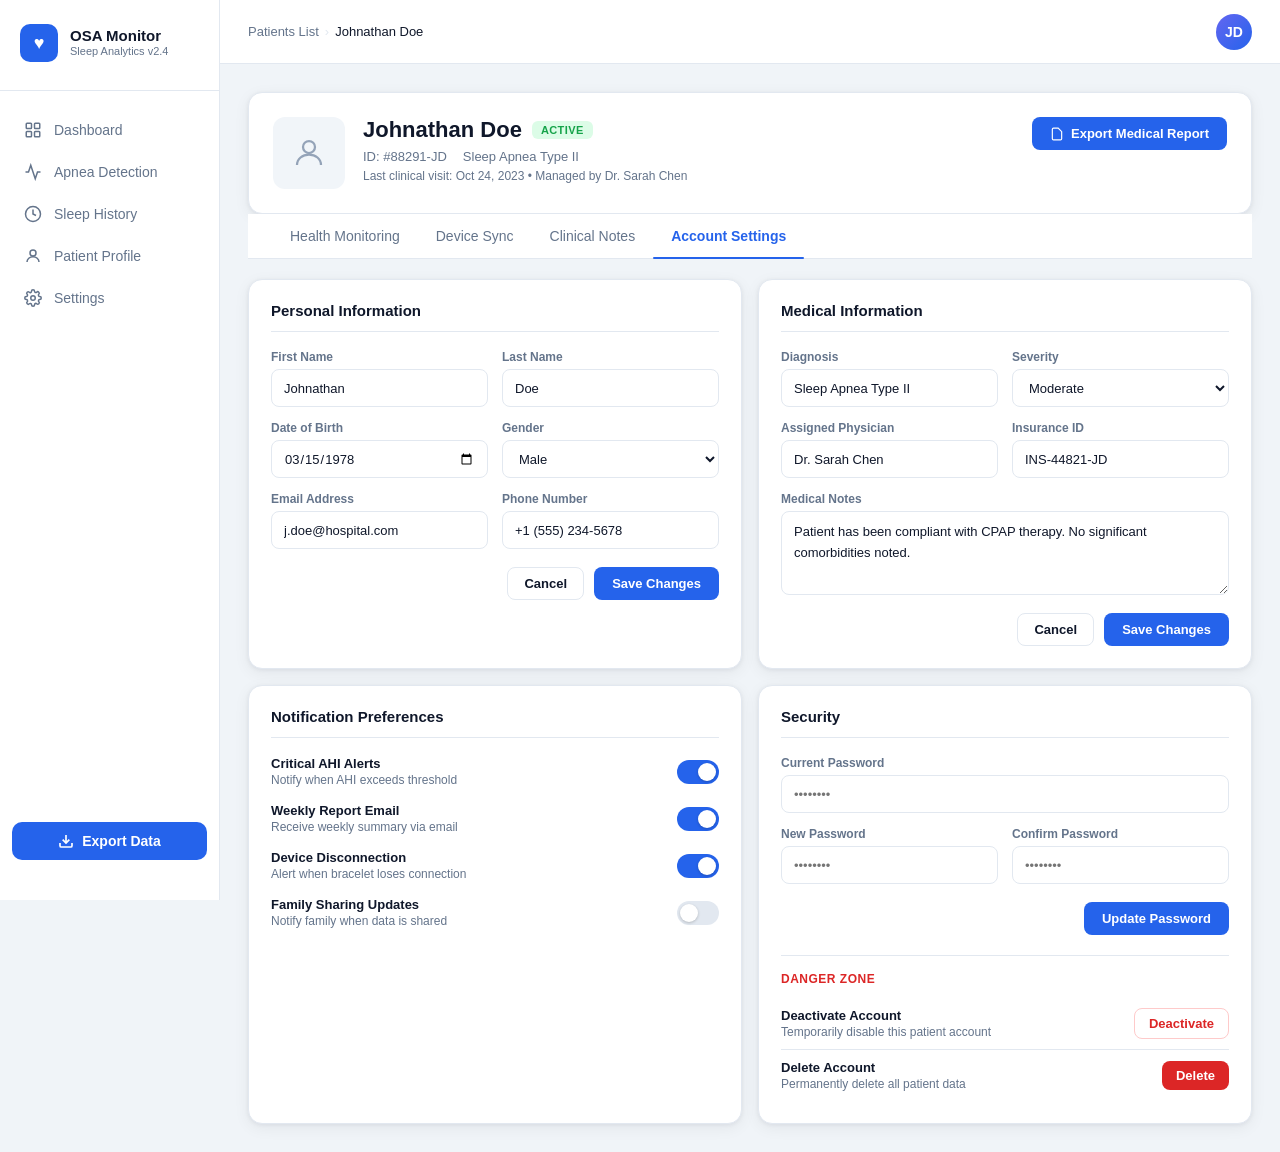
<file: frontend/pages/account-settings.html>
<!DOCTYPE html>
<html lang="fr">
<head>
  <meta charset="UTF-8" />
  <meta name="viewport" content="width=device-width, initial-scale=1.0"/>
  <title>Account Settings – OSA Monitor</title>
  <link rel="stylesheet" href="../css/global.css">
  <link rel="stylesheet" href="../css/patient-profile.css">
  <link rel="stylesheet" href="../css/account-settings.css">
</head>
<body>

<aside class="sidebar">
  <div class="sidebar-brand">
    <div class="brand-icon">♥</div>
    <div class="brand-text">
      <div class="brand-name">OSA Monitor</div>
      <div class="brand-sub">Sleep Analytics v2.4</div>
    </div>
  </div>
  <nav class="nav">
    <a class="nav-item" href="dashboard.html"><svg viewBox="0 0 24 24" fill="none" stroke="currentColor" stroke-width="2"><rect x="3" y="3" width="7" height="7" rx="1"/><rect x="14" y="3" width="7" height="7" rx="1"/><rect x="3" y="14" width="7" height="7" rx="1"/><rect x="14" y="14" width="7" height="7" rx="1"/></svg>Dashboard</a>
    <a class="nav-item" href="apnea-detection.html"><svg viewBox="0 0 24 24" fill="none" stroke="currentColor" stroke-width="2"><polyline points="22 12 18 12 15 21 9 3 6 12 2 12"/></svg>Apnea Detection</a>
    <a class="nav-item" href="sleep-history.html"><svg viewBox="0 0 24 24" fill="none" stroke="currentColor" stroke-width="2"><circle cx="12" cy="12" r="10"/><polyline points="12 6 12 12 16 14"/></svg>Sleep History</a>
    <a class="nav-item active" href="patient-profile.html"><svg viewBox="0 0 24 24" fill="none" stroke="currentColor" stroke-width="2"><circle cx="12" cy="8" r="4"/><path d="M4 20c0-4 3.6-7 8-7s8 3 8 7"/></svg>Patient Profile</a>
    <a class="nav-item" href="settings.html"><svg viewBox="0 0 24 24" fill="none" stroke="currentColor" stroke-width="2"><circle cx="12" cy="12" r="3"/><path d="M19.4 15a1.65 1.65 0 0 0 .33 1.82l.06.06a2 2 0 0 1-2.83 2.83l-.06-.06a1.65 1.65 0 0 0-1.82-.33 1.65 1.65 0 0 0-1 1.51V21a2 2 0 0 1-4 0v-.09A1.65 1.65 0 0 0 9 19.4a1.65 1.65 0 0 0-1.82.33l-.06.06a2 2 0 0 1-2.83-2.83l.06-.06A1.65 1.65 0 0 0 4.68 15a1.65 1.65 0 0 0-1.51-1H3a2 2 0 0 1 0-4h.09A1.65 1.65 0 0 0 4.6 9a1.65 1.65 0 0 0-.33-1.82l-.06-.06a2 2 0 0 1 2.83-2.83l.06.06A1.65 1.65 0 0 0 9 4.68a1.65 1.65 0 0 0 1-1.51V3a2 2 0 0 1 4 0v.09a1.65 1.65 0 0 0 1 1.51 1.65 1.65 0 0 0 1.82-.33l.06-.06a2 2 0 0 1 2.83 2.83l-.06.06A1.65 1.65 0 0 0 19.4 9a1.65 1.65 0 0 0 1.51 1H21a2 2 0 0 1 0 4h-.09a1.65 1.65 0 0 0-1.51 1z"/></svg>Settings</a>
  </nav>
  <div class="sidebar-footer">
    <button class="export-btn"><svg width="16" height="16" viewBox="0 0 24 24" fill="none" stroke="currentColor" stroke-width="2.5"><path d="M21 15v4a2 2 0 0 1-2 2H5a2 2 0 0 1-2-2v-4"/><polyline points="7 10 12 15 17 10"/><line x1="12" y1="15" x2="12" y2="3"/></svg>Export Data</button>
  </div>
</aside>

<div class="main">
  <header class="topbar">
    <div class="breadcrumb">
      <a href="patient-profile.html" class="bc-link">Patients List</a>
      <span class="bc-sep">›</span>
      <span class="bc-current">Johnathan Doe</span>
    </div>
    <div class="ml-auto"><div class="avatar">JD</div></div>
  </header>

  <div class="content">

    <!-- Patient Header -->
    <div class="patient-header">
      <div class="patient-info">
        <div class="patient-avatar">
          <svg width="36" height="36" viewBox="0 0 24 24" fill="none" stroke="#94a3b8" stroke-width="1.5"><circle cx="12" cy="8" r="4"/><path d="M4 20c0-4 3.6-7 8-7s8 3 8 7"/></svg>
        </div>
        <div class="patient-details">
          <div class="patient-name-row">
            <h1 class="patient-name">Johnathan Doe</h1>
            <span class="active-badge">ACTIVE</span>
          </div>
          <div class="patient-meta"><span>ID: #88291-JD</span><span>Sleep Apnea Type II</span></div>
          <div class="patient-sub">Last clinical visit: Oct 24, 2023 • Managed by Dr. Sarah Chen</div>
        </div>
      </div>
      <div class="patient-actions">
        <button class="btn-primary">
          <svg width="14" height="14" viewBox="0 0 24 24" fill="none" stroke="currentColor" stroke-width="2"><path d="M14 2H6a2 2 0 0 0-2 2v16a2 2 0 0 0 2 2h12a2 2 0 0 0 2-2V8z"/></svg>
          Export Medical Report
        </button>
      </div>
    </div>

    <!-- Tabs -->
    <div class="tabs">
      <button class="tab" onclick="location.href='health-monitoring.html'">Health Monitoring</button>
      <button class="tab" onclick="location.href='patient-profile.html'">Device Sync</button>
      <button class="tab" onclick="location.href='clinical-notes.html'">Clinical Notes</button>
      <button class="tab active">Account Settings</button>
    </div>

    <!-- Content -->
    <div class="as-grid">

      <!-- Personal Information -->
      <div class="as-card">
        <div class="as-section-title">Personal Information</div>
        <div class="as-form">
          <div class="form-row">
            <div class="form-group">
              <label>First Name</label>
              <input type="text" value="Johnathan" class="form-input">
            </div>
            <div class="form-group">
              <label>Last Name</label>
              <input type="text" value="Doe" class="form-input">
            </div>
          </div>
          <div class="form-row">
            <div class="form-group">
              <label>Date of Birth</label>
              <input type="date" value="1978-03-15" class="form-input">
            </div>
            <div class="form-group">
              <label>Gender</label>
              <select class="form-input">
                <option>Male</option>
                <option>Female</option>
                <option>Other</option>
              </select>
            </div>
          </div>
          <div class="form-row">
            <div class="form-group">
              <label>Email Address</label>
              <input type="email" value="j.doe@hospital.com" class="form-input">
            </div>
            <div class="form-group">
              <label>Phone Number</label>
              <input type="tel" value="+1 (555) 234-5678" class="form-input">
            </div>
          </div>
          <div class="form-actions">
            <button class="btn-outline">Cancel</button>
            <button class="btn-primary" id="savePersonal">Save Changes</button>
          </div>
        </div>
      </div>

      <!-- Medical Information -->
      <div class="as-card">
        <div class="as-section-title">Medical Information</div>
        <div class="as-form">
          <div class="form-row">
            <div class="form-group">
              <label>Diagnosis</label>
              <input type="text" value="Sleep Apnea Type II" class="form-input">
            </div>
            <div class="form-group">
              <label>Severity</label>
              <select class="form-input">
                <option>Mild</option>
                <option selected>Moderate</option>
                <option>Severe</option>
              </select>
            </div>
          </div>
          <div class="form-row">
            <div class="form-group">
              <label>Assigned Physician</label>
              <input type="text" value="Dr. Sarah Chen" class="form-input">
            </div>
            <div class="form-group">
              <label>Insurance ID</label>
              <input type="text" value="INS-44821-JD" class="form-input">
            </div>
          </div>
          <div class="form-group full">
            <label>Medical Notes</label>
            <textarea class="form-textarea" rows="3">Patient has been compliant with CPAP therapy. No significant comorbidities noted.</textarea>
          </div>
          <div class="form-actions">
            <button class="btn-outline">Cancel</button>
            <button class="btn-primary">Save Changes</button>
          </div>
        </div>
      </div>

      <!-- Notification Preferences -->
      <div class="as-card">
        <div class="as-section-title">Notification Preferences</div>
        <div class="notif-list">
          <div class="notif-row">
            <div class="notif-info">
              <div class="notif-name">Critical AHI Alerts</div>
              <div class="notif-desc">Notify when AHI exceeds threshold</div>
            </div>
            <div class="toggle on" onclick="this.classList.toggle('on')"><div class="toggle-knob"></div></div>
          </div>
          <div class="notif-row">
            <div class="notif-info">
              <div class="notif-name">Weekly Report Email</div>
              <div class="notif-desc">Receive weekly summary via email</div>
            </div>
            <div class="toggle on" onclick="this.classList.toggle('on')"><div class="toggle-knob"></div></div>
          </div>
          <div class="notif-row">
            <div class="notif-info">
              <div class="notif-name">Device Disconnection</div>
              <div class="notif-desc">Alert when bracelet loses connection</div>
            </div>
            <div class="toggle on" onclick="this.classList.toggle('on')"><div class="toggle-knob"></div></div>
          </div>
          <div class="notif-row">
            <div class="notif-info">
              <div class="notif-name">Family Sharing Updates</div>
              <div class="notif-desc">Notify family when data is shared</div>
            </div>
            <div class="toggle" onclick="this.classList.toggle('on')"><div class="toggle-knob"></div></div>
          </div>
        </div>
      </div>

      <!-- Security -->
      <div class="as-card">
        <div class="as-section-title">Security</div>
        <div class="as-form">
          <div class="form-group full">
            <label>Current Password</label>
            <input type="password" placeholder="••••••••" class="form-input">
          </div>
          <div class="form-row">
            <div class="form-group">
              <label>New Password</label>
              <input type="password" placeholder="••••••••" class="form-input">
            </div>
            <div class="form-group">
              <label>Confirm Password</label>
              <input type="password" placeholder="••••••••" class="form-input">
            </div>
          </div>
          <div class="form-actions">
            <button class="btn-primary" id="savePassword">Update Password</button>
          </div>
        </div>
        <div class="danger-zone">
          <div class="danger-title">Danger Zone</div>
          <div class="danger-row">
            <div>
              <div class="danger-name">Deactivate Account</div>
              <div class="danger-desc">Temporarily disable this patient account</div>
            </div>
            <button class="btn-danger-outline">Deactivate</button>
          </div>
          <div class="danger-row">
            <div>
              <div class="danger-name">Delete Account</div>
              <div class="danger-desc">Permanently delete all patient data</div>
            </div>
            <button class="btn-danger">Delete</button>
          </div>
        </div>
      </div>

    </div>
  </div>
</div>

<script src="../js/global.js"></script>
<script src="../js/account-settings.js"></script>
</body>
</html>
</file>
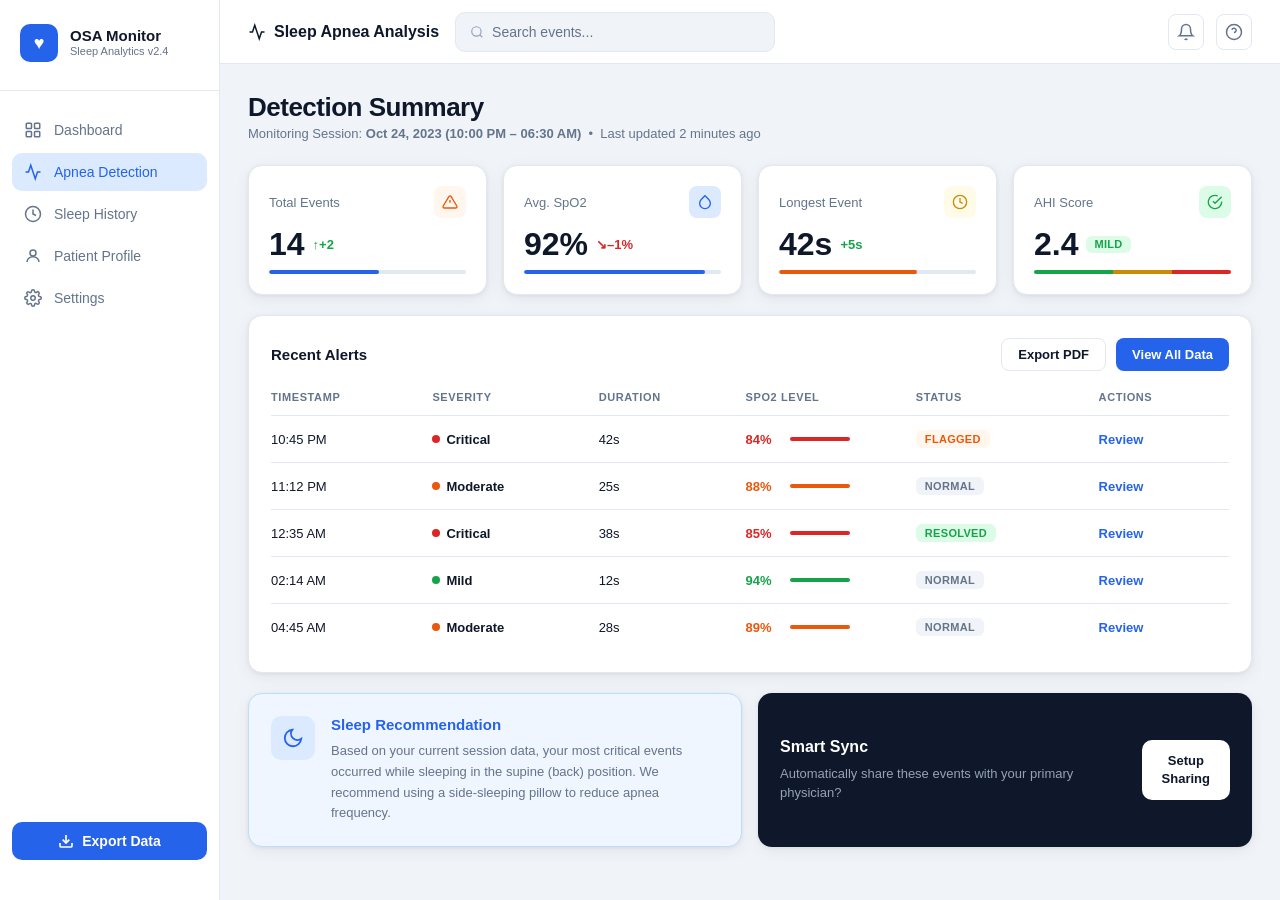
<file: frontend/pages/apnea-detection.html>
<!DOCTYPE html>
<html lang="fr">
<head>
  <meta charset="UTF-8" />
  <meta name="viewport" content="width=device-width, initial-scale=1.0"/>
  <title>Apnea Detection – Desktop</title>
  <link rel="stylesheet" href="../css/global.css">
  <link rel="stylesheet" href="../css/apnea-detection.css">
</head>
<body>

<!-- ══════════ SIDEBAR ══════════ -->
<aside class="sidebar">
  <div class="sidebar-brand">
    <div class="brand-icon">♥</div>
    <div class="brand-text">
      <div class="brand-name">OSA Monitor</div>
      <div class="brand-sub">Sleep Analytics v2.4</div>
    </div>
  </div>

  <nav class="nav">
    <a class="nav-item" href="dashboard.html">
      <svg viewBox="0 0 24 24" fill="none" stroke="currentColor" stroke-width="2"><rect x="3" y="3" width="7" height="7" rx="1"/><rect x="14" y="3" width="7" height="7" rx="1"/><rect x="3" y="14" width="7" height="7" rx="1"/><rect x="14" y="14" width="7" height="7" rx="1"/></svg>
      Dashboard
    </a>
    <a class="nav-item active" href="apnea-detection.html">
      <svg viewBox="0 0 24 24" fill="none" stroke="currentColor" stroke-width="2"><polyline points="22 12 18 12 15 21 9 3 6 12 2 12"/></svg>
      Apnea Detection
    </a>
    <a class="nav-item" href="sleep-history.html">
      <svg viewBox="0 0 24 24" fill="none" stroke="currentColor" stroke-width="2"><circle cx="12" cy="12" r="10"/><polyline points="12 6 12 12 16 14"/></svg>
      Sleep History
    </a>
    <a class="nav-item" href="patient-profile.html">
      <svg viewBox="0 0 24 24" fill="none" stroke="currentColor" stroke-width="2"><circle cx="12" cy="8" r="4"/><path d="M4 20c0-4 3.6-7 8-7s8 3 8 7"/></svg>
      Patient Profile
    </a>
    <a class="nav-item" href="settings.html">
      <svg viewBox="0 0 24 24" fill="none" stroke="currentColor" stroke-width="2"><circle cx="12" cy="12" r="3"/><path d="M19.4 15a1.65 1.65 0 0 0 .33 1.82l.06.06a2 2 0 0 1-2.83 2.83l-.06-.06a1.65 1.65 0 0 0-1.82-.33 1.65 1.65 0 0 0-1 1.51V21a2 2 0 0 1-4 0v-.09A1.65 1.65 0 0 0 9 19.4a1.65 1.65 0 0 0-1.82.33l-.06.06a2 2 0 0 1-2.83-2.83l.06-.06A1.65 1.65 0 0 0 4.68 15a1.65 1.65 0 0 0-1.51-1H3a2 2 0 0 1 0-4h.09A1.65 1.65 0 0 0 4.6 9a1.65 1.65 0 0 0-.33-1.82l-.06-.06a2 2 0 0 1 2.83-2.83l.06.06A1.65 1.65 0 0 0 9 4.68a1.65 1.65 0 0 0 1-1.51V3a2 2 0 0 1 4 0v.09a1.65 1.65 0 0 0 1 1.51 1.65 1.65 0 0 0 1.82-.33l.06-.06a2 2 0 0 1 2.83 2.83l-.06.06A1.65 1.65 0 0 0 19.4 9a1.65 1.65 0 0 0 1.51 1H21a2 2 0 0 1 0 4h-.09a1.65 1.65 0 0 0-1.51 1z"/></svg>
      Settings
    </a>
  </nav>

  <div class="sidebar-footer">
    <button class="export-btn">
      <svg width="16" height="16" viewBox="0 0 24 24" fill="none" stroke="currentColor" stroke-width="2.5"><path d="M21 15v4a2 2 0 0 1-2 2H5a2 2 0 0 1-2-2v-4"/><polyline points="7 10 12 15 17 10"/><line x1="12" y1="15" x2="12" y2="3"/></svg>
      Export Data
    </button>
  </div>
</aside>

<!-- ══════════ MAIN ══════════ -->
<div class="main">

  <!-- Topbar -->
  <header class="topbar">
    <div class="topbar-title">
      <svg width="18" height="18" viewBox="0 0 24 24" fill="none" stroke="currentColor" stroke-width="2"><polyline points="22 12 18 12 15 21 9 3 6 12 2 12"/></svg>
      Sleep Apnea Analysis
    </div>
    <div class="topbar-search">
      <svg width="14" height="14" viewBox="0 0 24 24" fill="none" stroke="#94a3b8" stroke-width="2"><circle cx="11" cy="11" r="8"/><path d="m21 21-4.35-4.35"/></svg>
      <input type="text" placeholder="Search events...">
    </div>
    <div class="ml-auto">
      <button class="icon-btn">
        <svg width="18" height="18" viewBox="0 0 24 24" fill="none" stroke="currentColor" stroke-width="2"><path d="M18 8A6 6 0 0 0 6 8c0 7-3 9-3 9h18s-3-2-3-9"/><path d="M13.73 21a2 2 0 0 1-3.46 0"/></svg>
      </button>
      <button class="icon-btn">
        <svg width="18" height="18" viewBox="0 0 24 24" fill="none" stroke="currentColor" stroke-width="2"><circle cx="12" cy="12" r="10"/><path d="M9.09 9a3 3 0 0 1 5.83 1c0 2-3 3-3 3"/><line x1="12" y1="17" x2="12.01" y2="17"/></svg>
      </button>
    </div>
  </header>

  <!-- Content -->
  <div class="content">

    <!-- Page Header -->
    <div class="page-header">
      <h1 class="page-title">Detection Summary</h1>
      <p class="page-sub">
        Monitoring Session: <strong>Oct 24, 2023 (10:00 PM – 06:30 AM)</strong>
        &nbsp;•&nbsp; Last updated 2 minutes ago
      </p>
    </div>

    <!-- Stat Cards -->
    <div class="stat-grid">
      <div class="stat-card">
        <div class="stat-header">
          <span class="stat-label">Total Events</span>
          <div class="stat-icon icon-orange">
            <svg width="16" height="16" viewBox="0 0 24 24" fill="none" stroke="currentColor" stroke-width="2"><path d="M10.29 3.86L1.82 18a2 2 0 0 0 1.71 3h16.94a2 2 0 0 0 1.71-3L13.71 3.86a2 2 0 0 0-3.42 0z"/><line x1="12" y1="9" x2="12" y2="13"/><line x1="12" y1="17" x2="12.01" y2="17"/></svg>
          </div>
        </div>
        <div class="stat-value">14 <span class="trend-up">↑+2</span></div>
        <div class="stat-bar"><div class="stat-bar-fill blue" style="width:56%"></div></div>
      </div>

      <div class="stat-card">
        <div class="stat-header">
          <span class="stat-label">Avg. SpO2</span>
          <div class="stat-icon icon-blue">
            <svg width="16" height="16" viewBox="0 0 24 24" fill="none" stroke="currentColor" stroke-width="2"><path d="M12 2.69l5.66 5.66a8 8 0 1 1-11.31 0z"/></svg>
          </div>
        </div>
        <div class="stat-value">92% <span class="trend-down">↘–1%</span></div>
        <div class="stat-bar"><div class="stat-bar-fill blue" style="width:92%"></div></div>
      </div>

      <div class="stat-card">
        <div class="stat-header">
          <span class="stat-label">Longest Event</span>
          <div class="stat-icon icon-yellow">
            <svg width="16" height="16" viewBox="0 0 24 24" fill="none" stroke="currentColor" stroke-width="2"><circle cx="12" cy="12" r="10"/><polyline points="12 6 12 12 16 14"/></svg>
          </div>
        </div>
        <div class="stat-value">42s <span class="trend-up">+5s</span></div>
        <div class="stat-bar"><div class="stat-bar-fill orange" style="width:70%"></div></div>
      </div>

      <div class="stat-card">
        <div class="stat-header">
          <span class="stat-label">AHI Score</span>
          <div class="stat-icon icon-green">
            <svg width="16" height="16" viewBox="0 0 24 24" fill="none" stroke="currentColor" stroke-width="2"><path d="M22 11.08V12a10 10 0 1 1-5.93-9.14"/><polyline points="22 4 12 14.01 9 11.01"/></svg>
          </div>
        </div>
        <div class="stat-value">2.4 <span class="badge-mild">MILD</span></div>
        <div class="stat-bar tricolor"></div>
      </div>
    </div>

    <!-- Recent Alerts -->
    <div class="card alerts-card">
      <div class="alerts-header">
        <h2 class="card-title">Recent Alerts</h2>
        <div class="alerts-actions">
          <button class="btn-outline">Export PDF</button>
          <button class="btn-primary">View All Data</button>
        </div>
      </div>

      <table class="alerts-table">
        <thead>
          <tr>
            <th>TIMESTAMP</th>
            <th>SEVERITY</th>
            <th>DURATION</th>
            <th>SPO2 LEVEL</th>
            <th>STATUS</th>
            <th>ACTIONS</th>
          </tr>
        </thead>
        <tbody id="alertsBody"></tbody>
      </table>
    </div>

    <!-- Bottom Row -->
    <div class="bottom-grid">

      <!-- Sleep Recommendation -->
      <div class="card recommendation-card">
        <div class="rec-icon">
          <svg width="22" height="22" viewBox="0 0 24 24" fill="none" stroke="#2563eb" stroke-width="2"><path d="M21 12.79A9 9 0 1 1 11.21 3 7 7 0 0 0 21 12.79z"/></svg>
        </div>
        <div class="rec-body">
          <h3 class="rec-title">Sleep Recommendation</h3>
          <p class="rec-text">
            Based on your current session data, your most critical events occurred while sleeping in the supine (back) position. We recommend using a side-sleeping pillow to reduce apnea frequency.
          </p>
        </div>
      </div>

      <!-- Smart Sync -->
      <div class="card smart-sync-card">
        <div class="sync-body">
          <h3 class="sync-title">Smart Sync</h3>
          <p class="sync-text">Automatically share these events with your primary physician?</p>
        </div>
        <button class="btn-setup">Setup<br>Sharing</button>
      </div>

    </div>
  </div>
</div>

<script src="../js/global.js"></script>
<script src="../js/apnea-detection.js"></script>
</body>
</html>
</file>
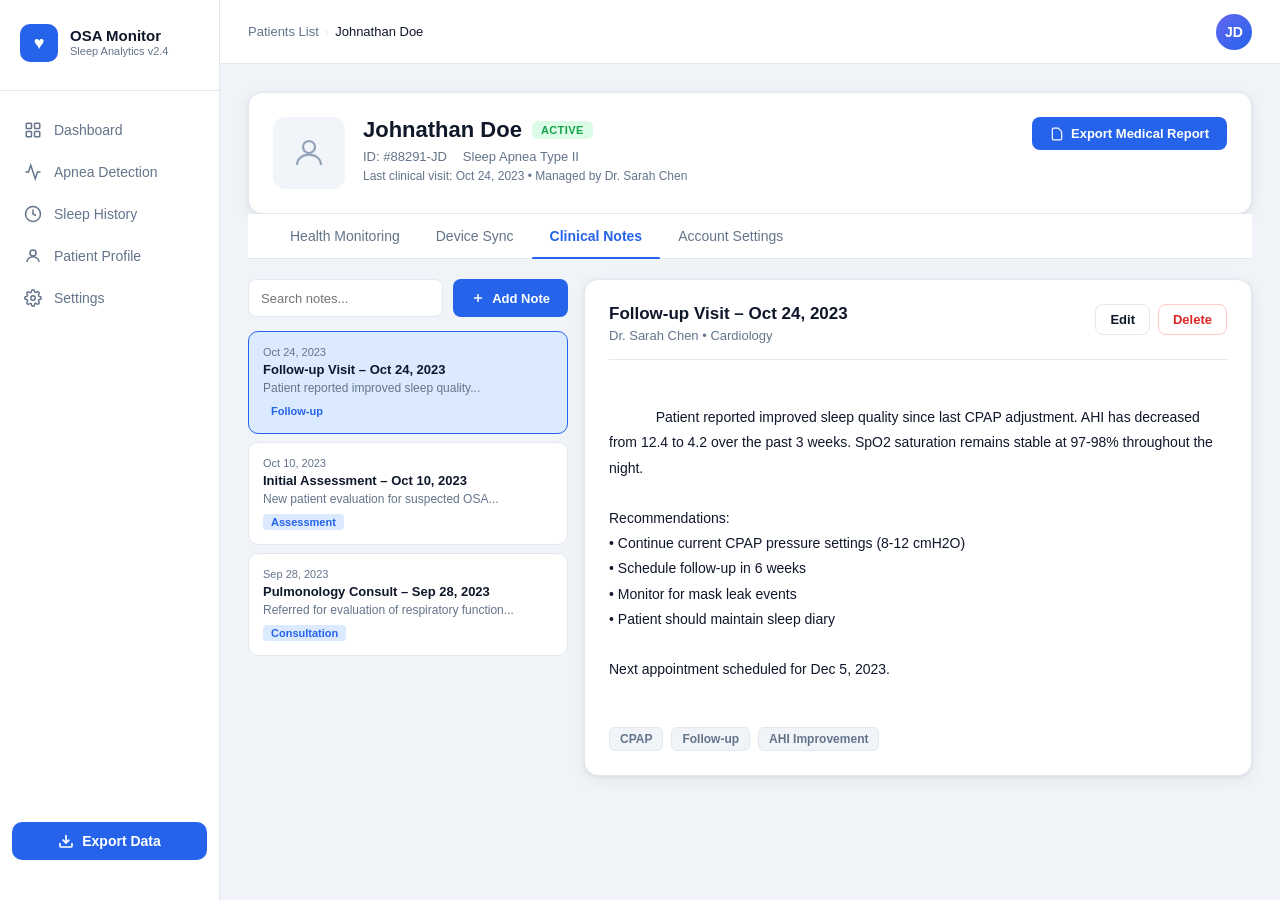
<file: frontend/pages/clinical-notes.html>
<!DOCTYPE html>
<html lang="fr">
<head>
  <meta charset="UTF-8" />
  <meta name="viewport" content="width=device-width, initial-scale=1.0"/>
  <title>Clinical Notes – OSA Monitor</title>
  <link rel="stylesheet" href="../css/global.css">
  <link rel="stylesheet" href="../css/patient-profile.css">
  <link rel="stylesheet" href="../css/clinical-notes.css">
</head>
<body>

<aside class="sidebar">
  <div class="sidebar-brand">
    <div class="brand-icon">♥</div>
    <div class="brand-text">
      <div class="brand-name">OSA Monitor</div>
      <div class="brand-sub">Sleep Analytics v2.4</div>
    </div>
  </div>
  <nav class="nav">
    <a class="nav-item" href="dashboard.html"><svg viewBox="0 0 24 24" fill="none" stroke="currentColor" stroke-width="2"><rect x="3" y="3" width="7" height="7" rx="1"/><rect x="14" y="3" width="7" height="7" rx="1"/><rect x="3" y="14" width="7" height="7" rx="1"/><rect x="14" y="14" width="7" height="7" rx="1"/></svg>Dashboard</a>
    <a class="nav-item" href="apnea-detection.html"><svg viewBox="0 0 24 24" fill="none" stroke="currentColor" stroke-width="2"><polyline points="22 12 18 12 15 21 9 3 6 12 2 12"/></svg>Apnea Detection</a>
    <a class="nav-item" href="sleep-history.html"><svg viewBox="0 0 24 24" fill="none" stroke="currentColor" stroke-width="2"><circle cx="12" cy="12" r="10"/><polyline points="12 6 12 12 16 14"/></svg>Sleep History</a>
    <a class="nav-item active" href="patient-profile.html"><svg viewBox="0 0 24 24" fill="none" stroke="currentColor" stroke-width="2"><circle cx="12" cy="8" r="4"/><path d="M4 20c0-4 3.6-7 8-7s8 3 8 7"/></svg>Patient Profile</a>
    <a class="nav-item" href="settings.html"><svg viewBox="0 0 24 24" fill="none" stroke="currentColor" stroke-width="2"><circle cx="12" cy="12" r="3"/><path d="M19.4 15a1.65 1.65 0 0 0 .33 1.82l.06.06a2 2 0 0 1-2.83 2.83l-.06-.06a1.65 1.65 0 0 0-1.82-.33 1.65 1.65 0 0 0-1 1.51V21a2 2 0 0 1-4 0v-.09A1.65 1.65 0 0 0 9 19.4a1.65 1.65 0 0 0-1.82.33l-.06.06a2 2 0 0 1-2.83-2.83l.06-.06A1.65 1.65 0 0 0 4.68 15a1.65 1.65 0 0 0-1.51-1H3a2 2 0 0 1 0-4h.09A1.65 1.65 0 0 0 4.6 9a1.65 1.65 0 0 0-.33-1.82l-.06-.06a2 2 0 0 1 2.83-2.83l.06.06A1.65 1.65 0 0 0 9 4.68a1.65 1.65 0 0 0 1-1.51V3a2 2 0 0 1 4 0v.09a1.65 1.65 0 0 0 1 1.51 1.65 1.65 0 0 0 1.82-.33l.06-.06a2 2 0 0 1 2.83 2.83l-.06.06A1.65 1.65 0 0 0 19.4 9a1.65 1.65 0 0 0 1.51 1H21a2 2 0 0 1 0 4h-.09a1.65 1.65 0 0 0-1.51 1z"/></svg>Settings</a>
  </nav>
  <div class="sidebar-footer">
    <button class="export-btn"><svg width="16" height="16" viewBox="0 0 24 24" fill="none" stroke="currentColor" stroke-width="2.5"><path d="M21 15v4a2 2 0 0 1-2 2H5a2 2 0 0 1-2-2v-4"/><polyline points="7 10 12 15 17 10"/><line x1="12" y1="15" x2="12" y2="3"/></svg>Export Data</button>
  </div>
</aside>

<div class="main">
  <header class="topbar">
    <div class="breadcrumb">
      <a href="patient-profile.html" class="bc-link">Patients List</a>
      <span class="bc-sep">›</span>
      <span class="bc-current">Johnathan Doe</span>
    </div>
    <div class="ml-auto"><div class="avatar">JD</div></div>
  </header>

  <div class="content">

    <!-- Patient Header -->
    <div class="patient-header">
      <div class="patient-info">
        <div class="patient-avatar">
          <svg width="36" height="36" viewBox="0 0 24 24" fill="none" stroke="#94a3b8" stroke-width="1.5"><circle cx="12" cy="8" r="4"/><path d="M4 20c0-4 3.6-7 8-7s8 3 8 7"/></svg>
        </div>
        <div class="patient-details">
          <div class="patient-name-row">
            <h1 class="patient-name">Johnathan Doe</h1>
            <span class="active-badge">ACTIVE</span>
          </div>
          <div class="patient-meta"><span>ID: #88291-JD</span><span>Sleep Apnea Type II</span></div>
          <div class="patient-sub">Last clinical visit: Oct 24, 2023 • Managed by Dr. Sarah Chen</div>
        </div>
      </div>
      <div class="patient-actions">
        <button class="btn-primary">
          <svg width="14" height="14" viewBox="0 0 24 24" fill="none" stroke="currentColor" stroke-width="2"><path d="M14 2H6a2 2 0 0 0-2 2v16a2 2 0 0 0 2 2h12a2 2 0 0 0 2-2V8z"/></svg>
          Export Medical Report
        </button>
      </div>
    </div>

    <!-- Tabs -->
    <div class="tabs">
      <button class="tab" onclick="location.href='health-monitoring.html'">Health Monitoring</button>
      <button class="tab" onclick="location.href='patient-profile.html'">Device Sync</button>
      <button class="tab active" onclick="location.href='clinical-notes.html'">Clinical Notes</button>
      <button class="tab" onclick="location.href='account-settings.html'">Account Settings</button>
    </div>

    <!-- Content -->
    <div class="cn-layout">

      <!-- Notes List -->
      <div class="cn-left">
        <div class="cn-toolbar">
          <input class="cn-search" type="text" placeholder="Search notes..." id="noteSearch">
          <button class="btn-primary" id="addNoteBtn">
            <svg width="14" height="14" viewBox="0 0 24 24" fill="none" stroke="currentColor" stroke-width="2.5"><line x1="12" y1="5" x2="12" y2="19"/><line x1="5" y1="12" x2="19" y2="12"/></svg>
            Add Note
          </button>
        </div>
        <div class="cn-notes-list" id="notesList"></div>
      </div>

      <!-- Note Detail -->
      <div class="cn-right">
        <div class="cn-detail" id="noteDetail">
          <div class="cn-detail-header">
            <div>
              <div class="cn-detail-title" id="detailTitle">Follow-up Visit – Oct 24, 2023</div>
              <div class="cn-detail-meta" id="detailMeta">Dr. Sarah Chen • Cardiology</div>
            </div>
            <div class="cn-detail-actions">
              <button class="btn-outline">Edit</button>
              <button class="btn-outline danger-outline">Delete</button>
            </div>
          </div>
          <div class="cn-detail-body" id="detailBody">
            Patient reported improved sleep quality since last CPAP adjustment. AHI has decreased from 12.4 to 4.2 over the past 3 weeks. SpO2 saturation remains stable at 97-98% throughout the night.

Recommendations:
• Continue current CPAP pressure settings (8-12 cmH2O)
• Schedule follow-up in 6 weeks
• Monitor for mask leak events
• Patient should maintain sleep diary

Next appointment scheduled for Dec 5, 2023.
          </div>
          <div class="cn-tags">
            <span class="cn-tag">CPAP</span>
            <span class="cn-tag">Follow-up</span>
            <span class="cn-tag">AHI Improvement</span>
          </div>
        </div>
      </div>

    </div>
  </div>
</div>

<script src="../js/global.js"></script>
<script src="../js/clinical-notes.js"></script>
</body>
</html>
</file>
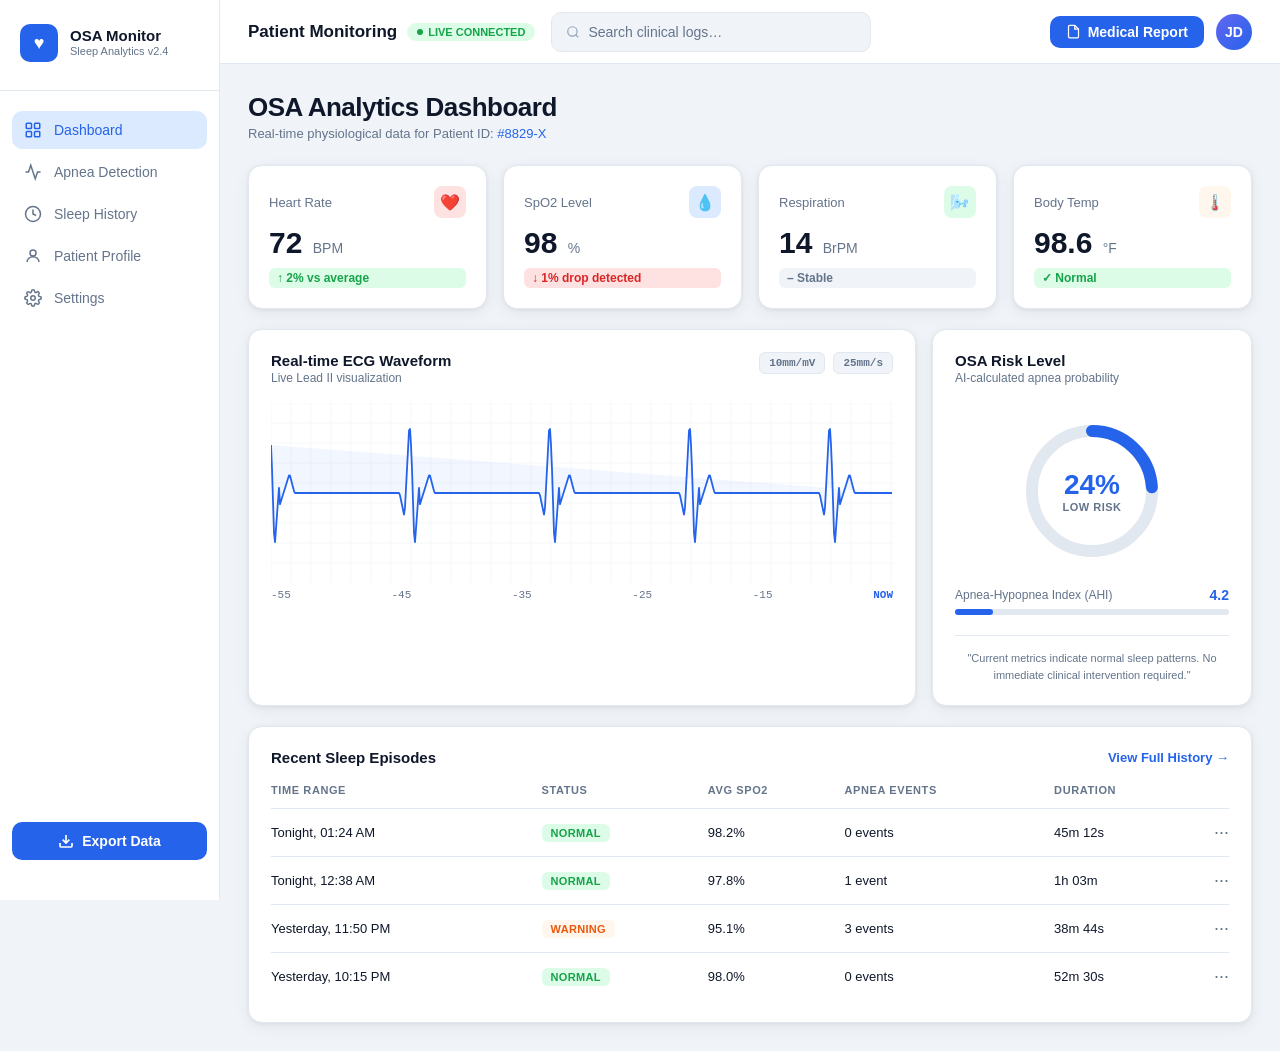
<file: frontend/pages/dashboard.html>
<!DOCTYPE html>
<html lang="fr">
<head>
  <meta charset="UTF-8" />
  <meta name="viewport" content="width=device-width, initial-scale=1.0"/>
  <title>OSA Monitor – Dashboard</title>
  <link rel="stylesheet" href="../css/global.css">
  <link rel="stylesheet" href="../css/dashboard.css">
</head>
<body>

<!-- ══════════ SIDEBAR ══════════ -->
<aside class="sidebar">
  <div class="sidebar-brand">
    <div class="brand-icon">♥</div>
    <div class="brand-text">
      <div class="brand-name">OSA Monitor</div>
      <div class="brand-sub">Sleep Analytics v2.4</div>
    </div>
  </div>

  <nav class="nav">
    <a class="nav-item active" href="dashboard.html">
      <svg viewBox="0 0 24 24" fill="none" stroke="currentColor" stroke-width="2"><rect x="3" y="3" width="7" height="7" rx="1"/><rect x="14" y="3" width="7" height="7" rx="1"/><rect x="3" y="14" width="7" height="7" rx="1"/><rect x="14" y="14" width="7" height="7" rx="1"/></svg>
      Dashboard
    </a>
    <a class="nav-item" href="apnea-detection.html">
      <svg viewBox="0 0 24 24" fill="none" stroke="currentColor" stroke-width="2"><polyline points="22 12 18 12 15 21 9 3 6 12 2 12"/></svg>
      Apnea Detection
    </a>
    <a class="nav-item" href="sleep-history.html">
      <svg viewBox="0 0 24 24" fill="none" stroke="currentColor" stroke-width="2"><circle cx="12" cy="12" r="10"/><polyline points="12 6 12 12 16 14"/></svg>
      Sleep History
    </a>
    <a class="nav-item" href="patient-profile.html">
      <svg viewBox="0 0 24 24" fill="none" stroke="currentColor" stroke-width="2"><circle cx="12" cy="8" r="4"/><path d="M4 20c0-4 3.6-7 8-7s8 3 8 7"/></svg>
      Patient Profile
    </a>
    <a class="nav-item" href="settings.html">
      <svg viewBox="0 0 24 24" fill="none" stroke="currentColor" stroke-width="2"><circle cx="12" cy="12" r="3"/><path d="M19.4 15a1.65 1.65 0 0 0 .33 1.82l.06.06a2 2 0 0 1-2.83 2.83l-.06-.06a1.65 1.65 0 0 0-1.82-.33 1.65 1.65 0 0 0-1 1.51V21a2 2 0 0 1-4 0v-.09A1.65 1.65 0 0 0 9 19.4a1.65 1.65 0 0 0-1.82.33l-.06.06a2 2 0 0 1-2.83-2.83l.06-.06A1.65 1.65 0 0 0 4.68 15a1.65 1.65 0 0 0-1.51-1H3a2 2 0 0 1 0-4h.09A1.65 1.65 0 0 0 4.6 9a1.65 1.65 0 0 0-.33-1.82l-.06-.06a2 2 0 0 1 2.83-2.83l.06.06A1.65 1.65 0 0 0 9 4.68a1.65 1.65 0 0 0 1-1.51V3a2 2 0 0 1 4 0v.09a1.65 1.65 0 0 0 1 1.51 1.65 1.65 0 0 0 1.82-.33l.06-.06a2 2 0 0 1 2.83 2.83l-.06.06A1.65 1.65 0 0 0 19.4 9a1.65 1.65 0 0 0 1.51 1H21a2 2 0 0 1 0 4h-.09a1.65 1.65 0 0 0-1.51 1z"/></svg>
      Settings
    </a>
  </nav>

  <div class="sidebar-footer">
    <button class="export-btn">
      <svg width="16" height="16" viewBox="0 0 24 24" fill="none" stroke="currentColor" stroke-width="2.5"><path d="M21 15v4a2 2 0 0 1-2 2H5a2 2 0 0 1-2-2v-4"/><polyline points="7 10 12 15 17 10"/><line x1="12" y1="15" x2="12" y2="3"/></svg>
      Export Data
    </button>
  </div>
</aside>

<!-- ══════════ MAIN ══════════ -->
<div class="main">

  <!-- Topbar -->
  <header class="topbar">
    <div class="topbar-title">
      Patient Monitoring
      <span class="live-badge"><span class="live-dot"></span> LIVE CONNECTED</span>
    </div>
    <div class="topbar-search">
      <svg width="14" height="14" viewBox="0 0 24 24" fill="none" stroke="#94a3b8" stroke-width="2"><circle cx="11" cy="11" r="8"/><path d="m21 21-4.35-4.35"/></svg>
      <input type="text" placeholder="Search clinical logs…">
    </div>
    <div class="ml-auto">
      <button class="report-btn">
        <svg width="15" height="15" viewBox="0 0 24 24" fill="none" stroke="currentColor" stroke-width="2"><path d="M14 2H6a2 2 0 0 0-2 2v16a2 2 0 0 0 2 2h12a2 2 0 0 0 2-2V8z"/><polyline points="14 2 14 8 20 8"/></svg>
        Medical Report
      </button>
      <a href="patient-profile.html" class="avatar">JD</a>
    </div>
  </header>

  <!-- Content -->
  <div class="content">

    <div class="page-header">
      <h1 class="page-title">OSA Analytics Dashboard</h1>
      <p class="page-sub">Real-time physiological data for Patient ID: <span class="pid">#8829-X</span></p>
    </div>

    <!-- Stat Cards -->
    <div class="stat-grid">
      <div class="stat-card">
        <div class="stat-header">
          <span class="stat-label">Heart Rate</span>
          <div class="stat-icon icon-red">❤️</div>
        </div>
        <div class="stat-value">72 <span>BPM</span></div>
        <span class="stat-badge badge-green">↑ 2% vs average</span>
      </div>
      <div class="stat-card">
        <div class="stat-header">
          <span class="stat-label">SpO2 Level</span>
          <div class="stat-icon icon-blue">💧</div>
        </div>
        <div class="stat-value">98 <span>%</span></div>
        <span class="stat-badge badge-red">↓ 1% drop detected</span>
      </div>
      <div class="stat-card">
        <div class="stat-header">
          <span class="stat-label">Respiration</span>
          <div class="stat-icon icon-green">🌬️</div>
        </div>
        <div class="stat-value">14 <span>BrPM</span></div>
        <span class="stat-badge badge-gray">– Stable</span>
      </div>
      <div class="stat-card">
        <div class="stat-header">
          <span class="stat-label">Body Temp</span>
          <div class="stat-icon icon-orange">🌡️</div>
        </div>
        <div class="stat-value">98.6 <span>°F</span></div>
        <span class="stat-badge badge-green">✓ Normal</span>
      </div>
    </div>

    <!-- Middle -->
    <div class="mid-grid">
      <!-- ECG -->
      <div class="card">
        <div class="card-header">
          <div>
            <div class="card-title">Real-time ECG Waveform</div>
            <div class="card-sub">Live Lead II visualization</div>
          </div>
          <div class="ecg-controls">
            <button class="ecg-btn">10mm/mV</button>
            <button class="ecg-btn">25mm/s</button>
          </div>
        </div>
        <canvas id="ecgCanvas"></canvas>
        <div class="ecg-time">
          <span>-55</span><span>-45</span><span>-35</span><span>-25</span><span>-15</span>
          <span class="ecg-now">NOW</span>
        </div>
      </div>

      <!-- OSA Risk -->
      <div class="card osa-card">
        <div class="card-header">
          <div>
            <div class="card-title">OSA Risk Level</div>
            <div class="card-sub">AI-calculated apnea probability</div>
          </div>
        </div>
        <div class="osa-body">
          <div class="donut-wrap">
            <canvas id="donutCanvas"></canvas>
            <div class="donut-label">
              <div class="donut-pct">24%</div>
              <div class="donut-risk">LOW RISK</div>
            </div>
          </div>
          <div style="width:100%">
            <div class="ahi-row">
              <span class="ahi-label">Apnea-Hypopnea Index (AHI)</span>
              <span class="ahi-value">4.2</span>
            </div>
            <div class="ahi-bar-bg"><div class="ahi-bar-fill" id="ahiBar"></div></div>
          </div>
          <p class="osa-note">
            "Current metrics indicate normal sleep patterns. No immediate clinical intervention required."
          </p>
        </div>
      </div>
    </div>

    <!-- Episodes Table -->
    <div class="card episodes-card">
      <div class="ep-header">
        <div class="card-title">Recent Sleep Episodes</div>
        <a href="sleep-history.html" class="view-link">View Full History →</a>
      </div>
      <table>
        <thead>
          <tr>
            <th>Time Range</th>
            <th>Status</th>
            <th>Avg SpO2</th>
            <th>Apnea Events</th>
            <th>Duration</th>
            <th></th>
          </tr>
        </thead>
        <tbody id="episodesBody"></tbody>
      </table>
    </div>

  </div>
</div>

<script src="../js/global.js"></script>
<script src="../js/dashboard.js"></script>
</body>
</html>
</file>
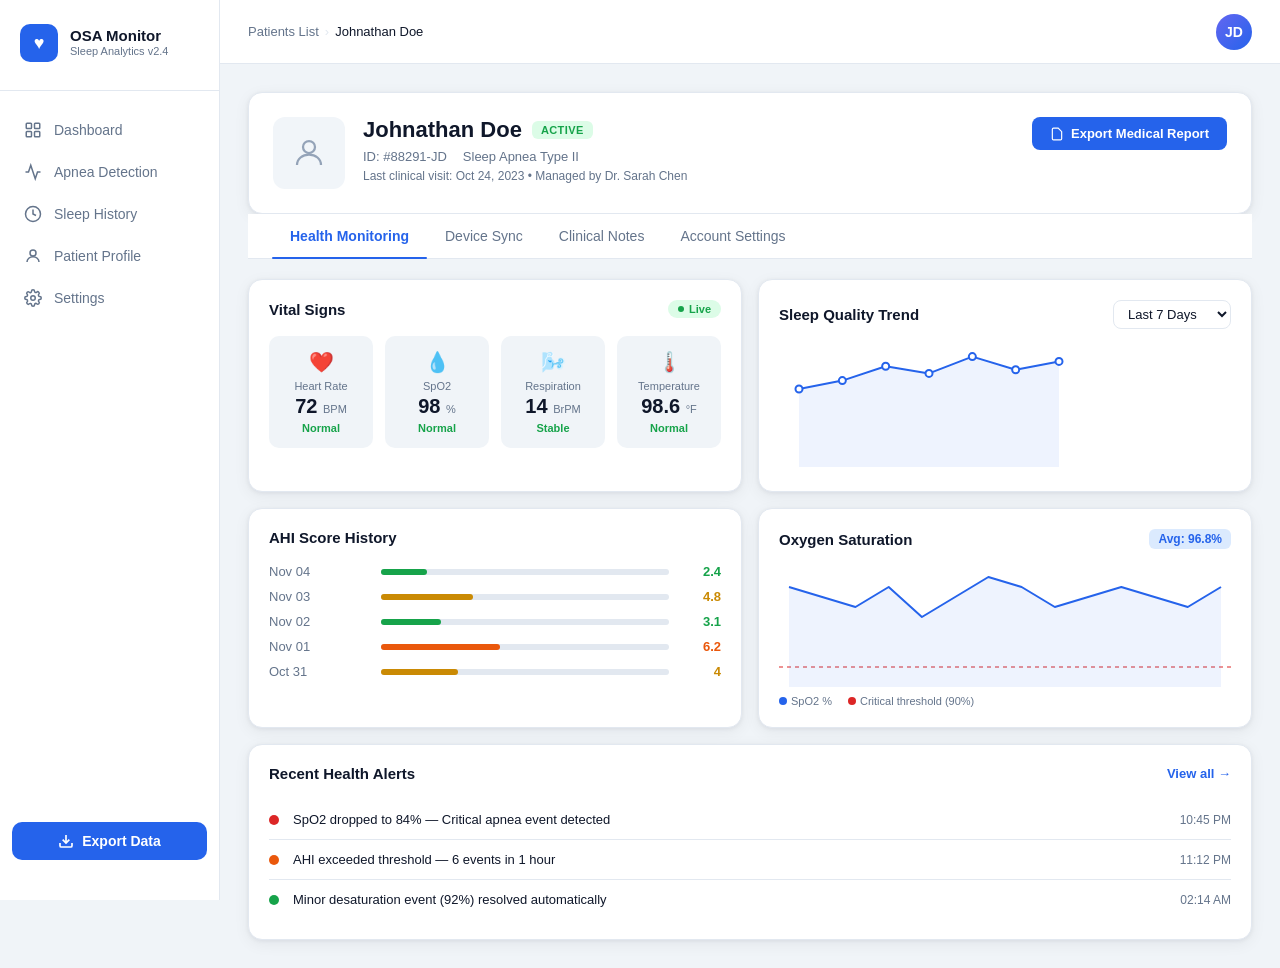
<file: frontend/pages/health-monitoring.html>
<!DOCTYPE html>
<html lang="fr">
<head>
  <meta charset="UTF-8" />
  <meta name="viewport" content="width=device-width, initial-scale=1.0"/>
  <title>Health Monitoring – OSA Monitor</title>
  <link rel="stylesheet" href="../css/global.css">
  <link rel="stylesheet" href="../css/patient-profile.css">
  <link rel="stylesheet" href="../css/health-monitoring.css">
</head>
<body>

<aside class="sidebar">
  <div class="sidebar-brand">
    <div class="brand-icon">♥</div>
    <div class="brand-text">
      <div class="brand-name">OSA Monitor</div>
      <div class="brand-sub">Sleep Analytics v2.4</div>
    </div>
  </div>
  <nav class="nav">
    <a class="nav-item" href="dashboard.html">
      <svg viewBox="0 0 24 24" fill="none" stroke="currentColor" stroke-width="2"><rect x="3" y="3" width="7" height="7" rx="1"/><rect x="14" y="3" width="7" height="7" rx="1"/><rect x="3" y="14" width="7" height="7" rx="1"/><rect x="14" y="14" width="7" height="7" rx="1"/></svg>
      Dashboard
    </a>
    <a class="nav-item" href="apnea-detection.html">
      <svg viewBox="0 0 24 24" fill="none" stroke="currentColor" stroke-width="2"><polyline points="22 12 18 12 15 21 9 3 6 12 2 12"/></svg>
      Apnea Detection
    </a>
    <a class="nav-item" href="sleep-history.html">
      <svg viewBox="0 0 24 24" fill="none" stroke="currentColor" stroke-width="2"><circle cx="12" cy="12" r="10"/><polyline points="12 6 12 12 16 14"/></svg>
      Sleep History
    </a>
    <a class="nav-item active" href="patient-profile.html">
      <svg viewBox="0 0 24 24" fill="none" stroke="currentColor" stroke-width="2"><circle cx="12" cy="8" r="4"/><path d="M4 20c0-4 3.6-7 8-7s8 3 8 7"/></svg>
      Patient Profile
    </a>
    <a class="nav-item" href="settings.html">
      <svg viewBox="0 0 24 24" fill="none" stroke="currentColor" stroke-width="2"><circle cx="12" cy="12" r="3"/><path d="M19.4 15a1.65 1.65 0 0 0 .33 1.82l.06.06a2 2 0 0 1-2.83 2.83l-.06-.06a1.65 1.65 0 0 0-1.82-.33 1.65 1.65 0 0 0-1 1.51V21a2 2 0 0 1-4 0v-.09A1.65 1.65 0 0 0 9 19.4a1.65 1.65 0 0 0-1.82.33l-.06.06a2 2 0 0 1-2.83-2.83l.06-.06A1.65 1.65 0 0 0 4.68 15a1.65 1.65 0 0 0-1.51-1H3a2 2 0 0 1 0-4h.09A1.65 1.65 0 0 0 4.6 9a1.65 1.65 0 0 0-.33-1.82l-.06-.06a2 2 0 0 1 2.83-2.83l.06.06A1.65 1.65 0 0 0 9 4.68a1.65 1.65 0 0 0 1-1.51V3a2 2 0 0 1 4 0v.09a1.65 1.65 0 0 0 1 1.51 1.65 1.65 0 0 0 1.82-.33l.06-.06a2 2 0 0 1 2.83 2.83l-.06.06A1.65 1.65 0 0 0 19.4 9a1.65 1.65 0 0 0 1.51 1H21a2 2 0 0 1 0 4h-.09a1.65 1.65 0 0 0-1.51 1z"/></svg>
      Settings
    </a>
  </nav>
  <div class="sidebar-footer">
    <button class="export-btn">
      <svg width="16" height="16" viewBox="0 0 24 24" fill="none" stroke="currentColor" stroke-width="2.5"><path d="M21 15v4a2 2 0 0 1-2 2H5a2 2 0 0 1-2-2v-4"/><polyline points="7 10 12 15 17 10"/><line x1="12" y1="15" x2="12" y2="3"/></svg>
      Export Data
    </button>
  </div>
</aside>

<div class="main">
  <header class="topbar">
    <div class="breadcrumb">
      <a href="patient-profile.html" class="bc-link">Patients List</a>
      <span class="bc-sep">›</span>
      <span class="bc-current">Johnathan Doe</span>
    </div>
    <div class="ml-auto">
      <div class="avatar">JD</div>
    </div>
  </header>

  <div class="content">

    <!-- Patient Header -->
    <div class="patient-header">
      <div class="patient-info">
        <div class="patient-avatar">
          <svg width="36" height="36" viewBox="0 0 24 24" fill="none" stroke="#94a3b8" stroke-width="1.5"><circle cx="12" cy="8" r="4"/><path d="M4 20c0-4 3.6-7 8-7s8 3 8 7"/></svg>
        </div>
        <div class="patient-details">
          <div class="patient-name-row">
            <h1 class="patient-name">Johnathan Doe</h1>
            <span class="active-badge">ACTIVE</span>
          </div>
          <div class="patient-meta">
            <span>ID: #88291-JD</span>
            <span>Sleep Apnea Type II</span>
          </div>
          <div class="patient-sub">Last clinical visit: Oct 24, 2023 • Managed by Dr. Sarah Chen</div>
        </div>
      </div>
      <div class="patient-actions">
        <button class="btn-primary">
          <svg width="14" height="14" viewBox="0 0 24 24" fill="none" stroke="currentColor" stroke-width="2"><path d="M14 2H6a2 2 0 0 0-2 2v16a2 2 0 0 0 2 2h12a2 2 0 0 0 2-2V8z"/></svg>
          Export Medical Report
        </button>
      </div>
    </div>

    <!-- Tabs -->
    <div class="tabs">
      <button class="tab active" onclick="location.href='health-monitoring.html'">Health Monitoring</button>
      <button class="tab" onclick="location.href='patient-profile.html'">Device Sync</button>
      <button class="tab" onclick="location.href='clinical-notes.html'">Clinical Notes</button>
      <button class="tab" onclick="location.href='account-settings.html'">Account Settings</button>
    </div>

    <!-- Content -->
    <div class="hm-grid">

      <!-- Vital Signs -->
      <div class="hm-card">
        <div class="hm-card-header">
          <h3 class="hm-card-title">Vital Signs</h3>
          <span class="live-badge"><span class="live-dot"></span> Live</span>
        </div>
        <div class="vitals-grid">
          <div class="vital-item">
            <div class="vital-icon red">❤️</div>
            <div class="vital-label">Heart Rate</div>
            <div class="vital-value">72 <span>BPM</span></div>
            <div class="vital-status normal">Normal</div>
          </div>
          <div class="vital-item">
            <div class="vital-icon blue">💧</div>
            <div class="vital-label">SpO2</div>
            <div class="vital-value">98 <span>%</span></div>
            <div class="vital-status normal">Normal</div>
          </div>
          <div class="vital-item">
            <div class="vital-icon green">🌬️</div>
            <div class="vital-label">Respiration</div>
            <div class="vital-value">14 <span>BrPM</span></div>
            <div class="vital-status normal">Stable</div>
          </div>
          <div class="vital-item">
            <div class="vital-icon orange">🌡️</div>
            <div class="vital-label">Temperature</div>
            <div class="vital-value">98.6 <span>°F</span></div>
            <div class="vital-status normal">Normal</div>
          </div>
        </div>
      </div>

      <!-- Sleep Quality Trend -->
      <div class="hm-card">
        <div class="hm-card-header">
          <h3 class="hm-card-title">Sleep Quality Trend</h3>
          <select class="period-select">
            <option>Last 7 Days</option>
            <option>Last 30 Days</option>
          </select>
        </div>
        <canvas id="trendChart" height="120"></canvas>
      </div>

      <!-- AHI History -->
      <div class="hm-card">
        <div class="hm-card-header">
          <h3 class="hm-card-title">AHI Score History</h3>
        </div>
        <div class="ahi-list" id="ahiList"></div>
      </div>

      <!-- Oxygen Saturation -->
      <div class="hm-card">
        <div class="hm-card-header">
          <h3 class="hm-card-title">Oxygen Saturation</h3>
          <span class="avg-badge">Avg: 96.8%</span>
        </div>
        <canvas id="spo2Chart" height="120"></canvas>
        <div class="spo2-legend">
          <span class="legend-dot-inline" style="background:#2563eb"></span> SpO2 %
          <span class="legend-dot-inline" style="background:#dc2626;margin-left:12px"></span> Critical threshold (90%)
        </div>
      </div>

      <!-- Alerts Summary -->
      <div class="hm-card full-width">
        <div class="hm-card-header">
          <h3 class="hm-card-title">Recent Health Alerts</h3>
          <a href="apnea-detection.html" class="view-all-link">View all →</a>
        </div>
        <div class="alert-list" id="alertList"></div>
      </div>

    </div>
  </div>
</div>

<script src="../js/global.js"></script>
<script src="../js/health-monitoring.js"></script>
</body>
</html>
</file>
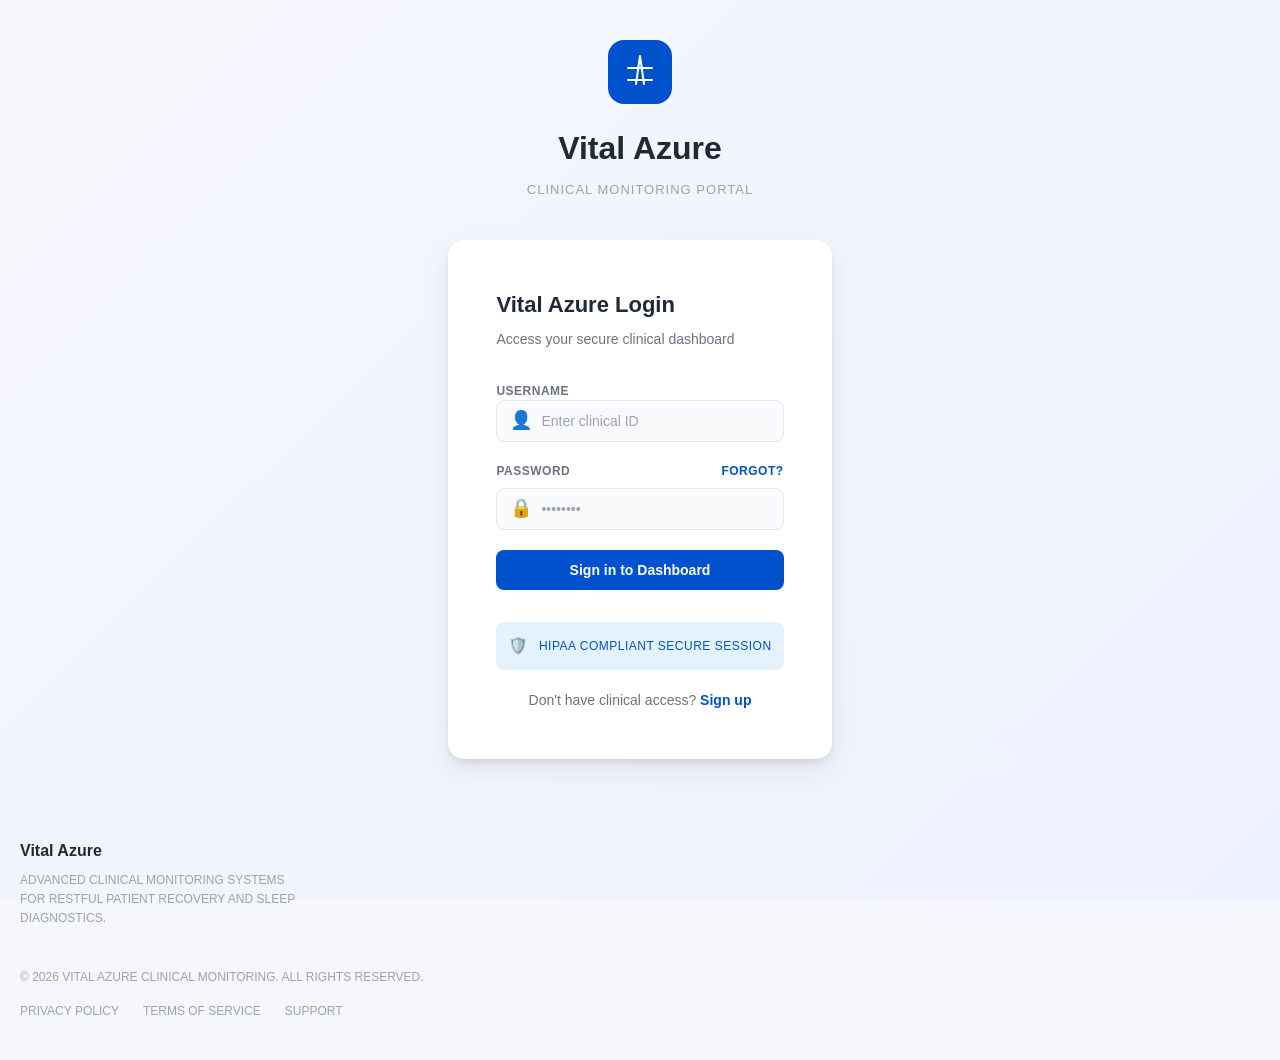
<file: frontend/pages/login.html>
<!DOCTYPE html>
<html lang="en">
<head>
    <meta charset="UTF-8">
    <meta name="viewport" content="width=device-width, initial-scale=1.0">
    <title>Vital Azure - Login</title>
    <link rel="stylesheet" href="../css/style.css">
</head>
<body class="login-page">
    <div class="page-background"></div>
    
    <div class="container login-container">
        <div class="logo-section">
            <div class="logo-icon">
                <svg width="64" height="64" viewBox="0 0 64 64" fill="none">
                    <rect width="64" height="64" rx="16" fill="#0052CC"/>
                    <path d="M32 16L28 44M32 16L36 44M20 28L44 28M20 40L44 40" stroke="white" stroke-width="2" stroke-linecap="round"/>
                </svg>
            </div>
            <h1 class="logo-title">Vital Azure</h1>
            <p class="logo-subtitle">CLINICAL MONITORING PORTAL</p>
        </div>

        <div class="login-form-card">
            <h2 class="form-title">Vital Azure Login</h2>
            <p class="form-description">Access your secure clinical dashboard</p>

            <form id="loginForm" class="form">
                <div class="form-group">
                    <label for="username" class="form-label">USERNAME</label>
                    <div class="input-group">
                        <span class="input-icon">👤</span>
                        <input 
                            type="text" 
                            id="username" 
                            name="username" 
                            class="form-input"
                            placeholder="Enter clinical ID"
                            required
                        >
                    </div>
                </div>

                <div class="form-group">
                    <div class="label-row">
                        <label for="password" class="form-label">PASSWORD</label>
                        <a href="#" class="forgot-password">FORGOT?</a>
                    </div>
                    <div class="input-group">
                        <span class="input-icon">🔒</span>
                        <input 
                            type="password" 
                            id="password" 
                            name="password" 
                            class="form-input"
                            placeholder="••••••••"
                            required
                        >
                    </div>
                </div>

                <button type="submit" class="btn btn-primary">Sign in to Dashboard</button>
            </form>

            <div class="hipaa-badge">
                <span class="badge-icon">🛡️</span>
                <span class="badge-text">HIPAA COMPLIANT SECURE SESSION</span>
            </div>

            <p class="form-footer">
                Don't have clinical access? <a href="register.html" class="link-signup">Sign up</a>
            </p>
        </div>
    </div>

    <footer class="page-footer">
        <div class="footer-content">
            <div class="footer-left">
                <h3 class="footer-brand">Vital Azure</h3>
                <p class="footer-description">ADVANCED CLINICAL MONITORING SYSTEMS<br>FOR RESTFUL PATIENT RECOVERY AND SLEEP<br>DIAGNOSTICS.</p>
            </div>
            <div class="footer-right">
                <p class="footer-copyright">© 2026 VITAL AZURE CLINICAL MONITORING. ALL RIGHTS RESERVED.</p>
                <div class="footer-links">
                    <a href="#">PRIVACY POLICY</a>
                    <a href="#">TERMS OF SERVICE</a>
                    <a href="#">SUPPORT</a>
                </div>
            </div>
        </div>
    </footer>

    <script src="../js/script.js"></script>
</body>
</html>
</file>
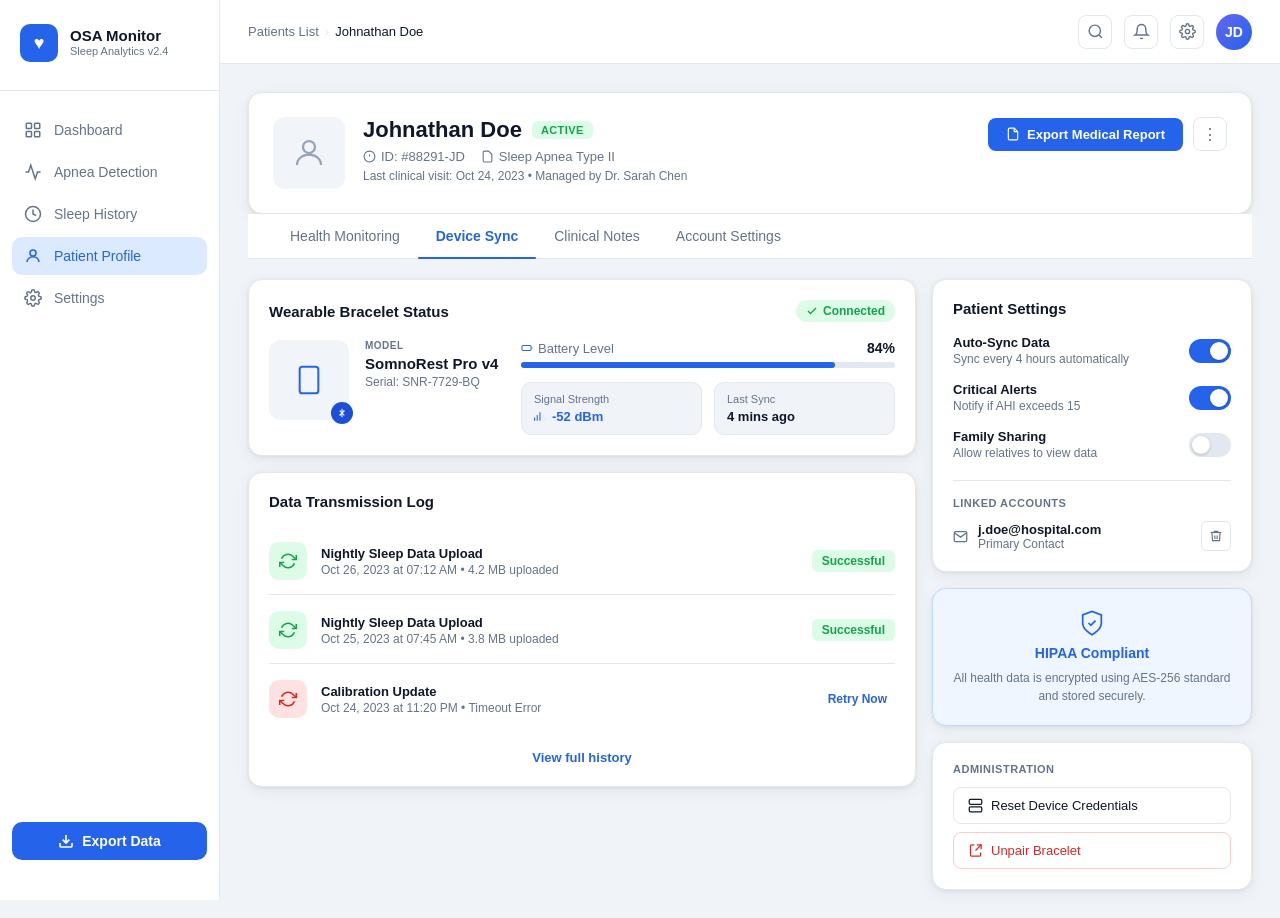
<file: frontend/pages/patient-profile.html>
<!DOCTYPE html>
<html lang="fr">
<head>
  <meta charset="UTF-8" />
  <meta name="viewport" content="width=device-width, initial-scale=1.0"/>
  <title>Patient Profile – OSA Monitor</title>
  <link rel="stylesheet" href="../css/global.css">
  <link rel="stylesheet" href="../css/patient-profile.css">
</head>
<body>

<!-- ══════════ SIDEBAR ══════════ -->
<aside class="sidebar">
  <div class="sidebar-brand">
    <div class="brand-icon">♥</div>
    <div class="brand-text">
      <div class="brand-name">OSA Monitor</div>
      <div class="brand-sub">Sleep Analytics v2.4</div>
    </div>
  </div>

  <nav class="nav">
    <a class="nav-item" href="dashboard.html">
      <svg viewBox="0 0 24 24" fill="none" stroke="currentColor" stroke-width="2"><rect x="3" y="3" width="7" height="7" rx="1"/><rect x="14" y="3" width="7" height="7" rx="1"/><rect x="3" y="14" width="7" height="7" rx="1"/><rect x="14" y="14" width="7" height="7" rx="1"/></svg>
      Dashboard
    </a>
    <a class="nav-item" href="apnea-detection.html">
      <svg viewBox="0 0 24 24" fill="none" stroke="currentColor" stroke-width="2"><polyline points="22 12 18 12 15 21 9 3 6 12 2 12"/></svg>
      Apnea Detection
    </a>
    <a class="nav-item" href="sleep-history.html">
      <svg viewBox="0 0 24 24" fill="none" stroke="currentColor" stroke-width="2"><circle cx="12" cy="12" r="10"/><polyline points="12 6 12 12 16 14"/></svg>
      Sleep History
    </a>
    <a class="nav-item active" href="patient-profile.html">
      <svg viewBox="0 0 24 24" fill="none" stroke="currentColor" stroke-width="2"><circle cx="12" cy="8" r="4"/><path d="M4 20c0-4 3.6-7 8-7s8 3 8 7"/></svg>
      Patient Profile
    </a>
    <a class="nav-item" href="settings.html">
      <svg viewBox="0 0 24 24" fill="none" stroke="currentColor" stroke-width="2"><circle cx="12" cy="12" r="3"/><path d="M19.4 15a1.65 1.65 0 0 0 .33 1.82l.06.06a2 2 0 0 1-2.83 2.83l-.06-.06a1.65 1.65 0 0 0-1.82-.33 1.65 1.65 0 0 0-1 1.51V21a2 2 0 0 1-4 0v-.09A1.65 1.65 0 0 0 9 19.4a1.65 1.65 0 0 0-1.82.33l-.06.06a2 2 0 0 1-2.83-2.83l.06-.06A1.65 1.65 0 0 0 4.68 15a1.65 1.65 0 0 0-1.51-1H3a2 2 0 0 1 0-4h.09A1.65 1.65 0 0 0 4.6 9a1.65 1.65 0 0 0-.33-1.82l-.06-.06a2 2 0 0 1 2.83-2.83l.06.06A1.65 1.65 0 0 0 9 4.68a1.65 1.65 0 0 0 1-1.51V3a2 2 0 0 1 4 0v.09a1.65 1.65 0 0 0 1 1.51 1.65 1.65 0 0 0 1.82-.33l.06-.06a2 2 0 0 1 2.83 2.83l-.06.06A1.65 1.65 0 0 0 19.4 9a1.65 1.65 0 0 0 1.51 1H21a2 2 0 0 1 0 4h-.09a1.65 1.65 0 0 0-1.51 1z"/></svg>
      Settings
    </a>
  </nav>

  <div class="sidebar-footer">
    <button class="export-btn">
      <svg width="16" height="16" viewBox="0 0 24 24" fill="none" stroke="currentColor" stroke-width="2.5"><path d="M21 15v4a2 2 0 0 1-2 2H5a2 2 0 0 1-2-2v-4"/><polyline points="7 10 12 15 17 10"/><line x1="12" y1="15" x2="12" y2="3"/></svg>
      Export Data
    </button>
  </div>
</aside>

<!-- ══════════ MAIN ══════════ -->
<div class="main">

  <!-- Topbar -->
  <header class="topbar">
    <div class="breadcrumb">
      <a href="#" class="bc-link">Patients List</a>
      <span class="bc-sep">›</span>
      <span class="bc-current">Johnathan Doe</span>
    </div>
    <div class="ml-auto">
      <button class="icon-btn">
        <svg width="17" height="17" viewBox="0 0 24 24" fill="none" stroke="currentColor" stroke-width="2"><circle cx="11" cy="11" r="8"/><path d="m21 21-4.35-4.35"/></svg>
      </button>
      <button class="icon-btn">
        <svg width="17" height="17" viewBox="0 0 24 24" fill="none" stroke="currentColor" stroke-width="2"><path d="M18 8A6 6 0 0 0 6 8c0 7-3 9-3 9h18s-3-2-3-9"/><path d="M13.73 21a2 2 0 0 1-3.46 0"/></svg>
      </button>
      <button class="icon-btn">
        <svg width="17" height="17" viewBox="0 0 24 24" fill="none" stroke="currentColor" stroke-width="2"><circle cx="12" cy="12" r="3"/><path d="M19.4 15a1.65 1.65 0 0 0 .33 1.82l.06.06a2 2 0 0 1-2.83 2.83l-.06-.06a1.65 1.65 0 0 0-1.82-.33 1.65 1.65 0 0 0-1 1.51V21a2 2 0 0 1-4 0v-.09A1.65 1.65 0 0 0 9 19.4a1.65 1.65 0 0 0-1.82.33l-.06.06a2 2 0 0 1-2.83-2.83l.06-.06A1.65 1.65 0 0 0 4.68 15a1.65 1.65 0 0 0-1.51-1H3a2 2 0 0 1 0-4h.09A1.65 1.65 0 0 0 4.6 9a1.65 1.65 0 0 0-.33-1.82l-.06-.06a2 2 0 0 1 2.83-2.83l.06.06A1.65 1.65 0 0 0 9 4.68a1.65 1.65 0 0 0 1-1.51V3a2 2 0 0 1 4 0v.09a1.65 1.65 0 0 0 1 1.51 1.65 1.65 0 0 0 1.82-.33l.06-.06a2 2 0 0 1 2.83 2.83l-.06.06A1.65 1.65 0 0 0 19.4 9a1.65 1.65 0 0 0 1.51 1H21a2 2 0 0 1 0 4h-.09a1.65 1.65 0 0 0-1.51 1z"/></svg>
      </button>
      <a href="patient-profile.html" class="avatar">JD</a>
    </div>
  </header>

  <div class="content">

    <!-- ── Patient Header ── -->
    <div class="patient-header">
      <div class="patient-info">
        <div class="patient-avatar">
          <svg width="36" height="36" viewBox="0 0 24 24" fill="none" stroke="#94a3b8" stroke-width="1.5"><circle cx="12" cy="8" r="4"/><path d="M4 20c0-4 3.6-7 8-7s8 3 8 7"/></svg>
        </div>
        <div class="patient-details">
          <div class="patient-name-row">
            <h1 class="patient-name">Johnathan Doe</h1>
            <span class="active-badge">ACTIVE</span>
          </div>
          <div class="patient-meta">
            <span>
              <svg width="13" height="13" viewBox="0 0 24 24" fill="none" stroke="currentColor" stroke-width="2"><circle cx="12" cy="12" r="10"/><line x1="12" y1="8" x2="12" y2="12"/><line x1="12" y1="16" x2="12.01" y2="16"/></svg>
              ID: #88291-JD
            </span>
            <span>
              <svg width="13" height="13" viewBox="0 0 24 24" fill="none" stroke="currentColor" stroke-width="2"><path d="M14 2H6a2 2 0 0 0-2 2v16a2 2 0 0 0 2 2h12a2 2 0 0 0 2-2V8z"/></svg>
              Sleep Apnea Type II
            </span>
          </div>
          <div class="patient-sub">Last clinical visit: Oct 24, 2023 • Managed by Dr. Sarah Chen</div>
        </div>
      </div>
      <div class="patient-actions">
        <button class="btn-primary">
          <svg width="14" height="14" viewBox="0 0 24 24" fill="none" stroke="currentColor" stroke-width="2"><path d="M14 2H6a2 2 0 0 0-2 2v16a2 2 0 0 0 2 2h12a2 2 0 0 0 2-2V8z"/><polyline points="14 2 14 8 20 8"/></svg>
          Export Medical Report
        </button>
        <button class="icon-btn">⋮</button>
      </div>
    </div>

    <!-- Tabs -->
<div class="tabs">
  <button class="tab" onclick="location.href='health-monitoring.html'">Health Monitoring</button>
  <button class="tab active">Device Sync</button>
  <button class="tab" onclick="location.href='clinical-notes.html'">Clinical Notes</button>
  <button class="tab" onclick="location.href='account-settings.html'">Account Settings</button>
</div>

    <!-- ── Tab Content ── -->
    <div class="tab-content" id="tab-device">
      <div class="profile-grid">

        <!-- LEFT COLUMN -->
        <div class="profile-left">

          <!-- Wearable Bracelet Status -->
          <div class="pp-card">
            <div class="pp-card-header">
              <h3 class="pp-card-title">Wearable Bracelet Status</h3>
              <span class="connected-badge">
                <svg width="12" height="12" viewBox="0 0 24 24" fill="none" stroke="currentColor" stroke-width="2.5"><polyline points="20 6 9 17 4 12"/></svg>
                Connected
              </span>
            </div>

            <div class="device-row">
              <div class="device-icon-box">
                <svg width="32" height="32" viewBox="0 0 24 24" fill="none" stroke="#2563eb" stroke-width="1.5"><rect x="5" y="2" width="14" height="20" rx="2"/><line x1="12" y1="18" x2="12.01" y2="18"/></svg>
                <div class="bt-badge">
                  <svg width="10" height="10" viewBox="0 0 24 24" fill="none" stroke="#fff" stroke-width="2.5"><polyline points="6.5 6.5 17.5 17.5"/><polyline points="17.5 6.5 6.5 17.5"/><polyline points="12 2 12 22"/><polyline points="17.5 6.5 12 12"/><polyline points="6.5 17.5 12 12"/></svg>
                </div>
              </div>
              <div class="device-info">
                <div class="device-model-label">MODEL</div>
                <div class="device-model-name">SomnoRest Pro v4</div>
                <div class="device-serial">Serial: SNR-7729-BQ</div>
              </div>
              <div class="device-stats">
                <div class="battery-row">
                  <span class="battery-label">
                    <svg width="12" height="12" viewBox="0 0 24 24" fill="none" stroke="#2563eb" stroke-width="2"><rect x="2" y="7" width="18" height="10" rx="1"/><path d="M22 11v2"/></svg>
                    Battery Level
                  </span>
                  <span class="battery-pct">84%</span>
                </div>
                <div class="battery-bar-bg">
                  <div class="battery-bar-fill" id="batteryBar"></div>
                </div>
                <div class="signal-sync-row">
                  <div class="signal-box">
                    <div class="signal-label">Signal Strength</div>
                    <div class="signal-val">
                      <svg width="13" height="13" viewBox="0 0 24 24" fill="none" stroke="#2563eb" stroke-width="2"><line x1="1" y1="20" x2="1" y2="14"/><line x1="6" y1="20" x2="6" y2="9"/><line x1="11" y1="20" x2="11" y2="4"/><line x1="16" y1="20" x2="16" y2="9" stroke="#e2e8f0"/><line x1="21" y1="20" x2="21" y2="14" stroke="#e2e8f0"/></svg>
                      -52 dBm
                    </div>
                  </div>
                  <div class="sync-box">
                    <div class="sync-label">Last Sync</div>
                    <div class="sync-val">4 mins ago</div>
                  </div>
                </div>
              </div>
            </div>
          </div>

          <!-- Data Transmission Log -->
          <div class="pp-card">
            <div class="pp-card-header">
              <h3 class="pp-card-title">Data Transmission Log</h3>
            </div>
            <div class="log-list" id="logList"></div>
            <div class="view-history">
              <a href="#" class="view-history-link">View full history</a>
            </div>
          </div>

        </div>

        <!-- RIGHT COLUMN -->
        <div class="profile-right">

          <!-- Patient Settings -->
          <div class="pp-card">
            <h3 class="pp-card-title" style="margin-bottom:18px">Patient Settings</h3>
            <div class="settings-list">
              <div class="setting-row">
                <div class="setting-info">
                  <div class="setting-name">Auto-Sync Data</div>
                  <div class="setting-desc">Sync every 4 hours automatically</div>
                </div>
                <div class="toggle on" onclick="toggleSwitch(this)"><div class="toggle-knob"></div></div>
              </div>
              <div class="setting-row">
                <div class="setting-info">
                  <div class="setting-name">Critical Alerts</div>
                  <div class="setting-desc">Notify if AHI exceeds 15</div>
                </div>
                <div class="toggle on" onclick="toggleSwitch(this)"><div class="toggle-knob"></div></div>
              </div>
              <div class="setting-row">
                <div class="setting-info">
                  <div class="setting-name">Family Sharing</div>
                  <div class="setting-desc">Allow relatives to view data</div>
                </div>
                <div class="toggle" onclick="toggleSwitch(this)"><div class="toggle-knob"></div></div>
              </div>
            </div>

            <div class="linked-section">
              <div class="linked-label">LINKED ACCOUNTS</div>
              <div class="linked-row">
                <div class="linked-left">
                  <svg width="15" height="15" viewBox="0 0 24 24" fill="none" stroke="#64748b" stroke-width="2"><path d="M4 4h16c1.1 0 2 .9 2 2v12c0 1.1-.9 2-2 2H4c-1.1 0-2-.9-2-2V6c0-1.1.9-2 2-2z"/><polyline points="22,6 12,13 2,6"/></svg>
                  <div>
                    <div class="linked-email">j.doe@hospital.com</div>
                    <div class="linked-type">Primary Contact</div>
                  </div>
                </div>
                <button class="delete-btn">
                  <svg width="14" height="14" viewBox="0 0 24 24" fill="none" stroke="currentColor" stroke-width="2"><polyline points="3 6 5 6 21 6"/><path d="M19 6l-1 14H6L5 6"/><path d="M10 11v6"/><path d="M14 11v6"/><path d="M9 6V4h6v2"/></svg>
                </button>
              </div>
            </div>
          </div>

          <!-- HIPAA -->
          <div class="pp-card hipaa-card">
            <svg width="28" height="28" viewBox="0 0 24 24" fill="none" stroke="#2563eb" stroke-width="1.5"><path d="M12 22s8-4 8-10V5l-8-3-8 3v7c0 6 8 10 8 10z"/><polyline points="9 12 11 14 15 10"/></svg>
            <div class="hipaa-title">HIPAA Compliant</div>
            <div class="hipaa-text">All health data is encrypted using AES-256 standard and stored securely.</div>
          </div>

          <!-- Administration -->
          <div class="pp-card">
            <div class="admin-label">ADMINISTRATION</div>
            <div class="admin-list">
              <button class="admin-btn">
                <svg width="15" height="15" viewBox="0 0 24 24" fill="none" stroke="currentColor" stroke-width="2"><rect x="2" y="2" width="20" height="8" rx="2"/><rect x="2" y="14" width="20" height="8" rx="2"/><line x1="6" y1="6" x2="6.01" y2="6"/><line x1="6" y1="18" x2="6.01" y2="18"/></svg>
                Reset Device Credentials
              </button>
              <button class="admin-btn danger">
                <svg width="15" height="15" viewBox="0 0 24 24" fill="none" stroke="currentColor" stroke-width="2"><path d="M10 3H6a2 2 0 0 0-2 2v14a2 2 0 0 0 2 2h12a2 2 0 0 0 2-2v-4"/><path d="M14 3h7v7"/><path d="M21 3l-9 9"/></svg>
                Unpair Bracelet
              </button>
            </div>
          </div>

        </div>
      </div>
    </div>

  </div>
</div>

<script src="../js/global.js"></script>
<script src="../js/patient-profile.js"></script>
</body>
</html>
</file>
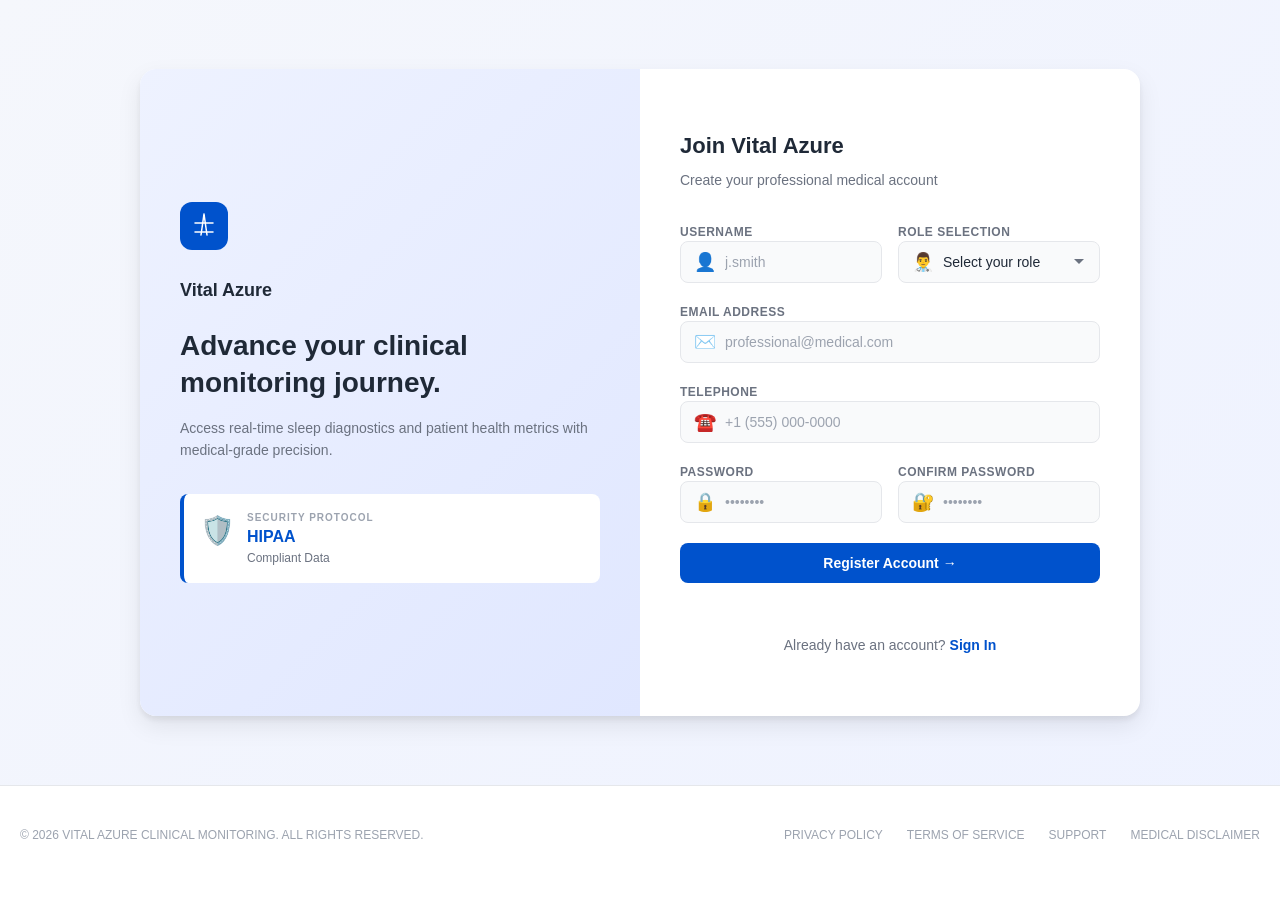
<file: frontend/pages/register.html>
<!DOCTYPE html>
<html lang="en">
<head>
    <meta charset="UTF-8">
    <meta name="viewport" content="width=device-width, initial-scale=1.0">
    <title>Vital Azure - Register</title>
    <link rel="stylesheet" href="../css/style.css">
</head>
<body class="register-page">
    <div class="page-background"></div>
    
    <div class="container register-container">
        <div class="register-wrapper">
            <div class="register-sidebar">
                <div class="sidebar-content">
                    <div class="sidebar-logo">
                        <svg width="48" height="48" viewBox="0 0 64 64" fill="none">
                            <rect width="64" height="64" rx="16" fill="#0052CC"/>
                            <path d="M32 16L28 44M32 16L36 44M20 28L44 28M20 40L44 40" stroke="white" stroke-width="2" stroke-linecap="round"/>
                        </svg>
                    </div>
                    <h2 class="sidebar-title">Vital Azure</h2>
                    
                    <h3 class="sidebar-heading">Advance your clinical monitoring journey.</h3>
                    
                    <p class="sidebar-text">Access real-time sleep diagnostics and patient health metrics with medical-grade precision.</p>

                    <div class="security-box">
                        <div class="security-icon">🛡️</div>
                        <div class="security-content">
                            <span class="security-label">SECURITY PROTOCOL</span>
                            <span class="security-highlight">HIPAA</span>
                            <span class="security-status">Compliant Data</span>
                        </div>
                    </div>
                </div>
            </div>

            <div class="register-form-card">
                <h2 class="form-title">Join Vital Azure</h2>
                <p class="form-description">Create your professional medical account</p>

                <form id="registerForm" class="form">
                    <div class="form-row">
                        <div class="form-group">
                            <label for="username" class="form-label">USERNAME</label>
                            <div class="input-group">
                                <span class="input-icon">👤</span>
                                <input 
                                    type="text" 
                                    id="username" 
                                    name="username" 
                                    class="form-input"
                                    placeholder="j.smith"
                                    required
                                >
                            </div>
                        </div>

                        <div class="form-group">
                            <label for="role" class="form-label">ROLE SELECTION</label>
                            <div class="input-group">
                                <span class="input-icon">👨‍⚕️</span>
                                <select id="role" name="role" class="form-input form-select" required>
                                    <option value="">Select your role</option>
                                    <option value="clinician">Clinician</option>
                                    <option value="doctor">Doctor</option>
                                    <option value="specialist">Specialist</option>
                                    <option value="nurse">Nurse</option>
                                    <option value="technician">Technician</option>
                                </select>
                            </div>
                        </div>
                    </div>

                    <div class="form-group">
                        <label for="email" class="form-label">EMAIL ADDRESS</label>
                        <div class="input-group">
                            <span class="input-icon">✉️</span>
                            <input 
                                type="email" 
                                id="email" 
                                name="email" 
                                class="form-input"
                                placeholder="professional@medical.com"
                                required
                            >
                        </div>
                    </div>

                    <div class="form-group">
                        <label for="telephone" class="form-label">TELEPHONE</label>
                        <div class="input-group">
                            <span class="input-icon">☎️</span>
                            <input 
                                type="tel" 
                                id="telephone" 
                                name="telephone" 
                                class="form-input"
                                placeholder="+1 (555) 000-0000"
                                required
                            >
                        </div>
                    </div>

                    <div class="form-row">
                        <div class="form-group">
                            <label for="password" class="form-label">PASSWORD</label>
                            <div class="input-group">
                                <span class="input-icon">🔒</span>
                                <input 
                                    type="password" 
                                    id="password" 
                                    name="password" 
                                    class="form-input"
                                    placeholder="••••••••"
                                    required
                                >
                            </div>
                        </div>

                        <div class="form-group">
                            <label for="confirmPassword" class="form-label">CONFIRM PASSWORD</label>
                            <div class="input-group">
                                <span class="input-icon">🔐</span>
                                <input 
                                    type="password" 
                                    id="confirmPassword" 
                                    name="confirmPassword" 
                                    class="form-input"
                                    placeholder="••••••••"
                                    required
                                >
                            </div>
                        </div>
                    </div>

                    <button type="submit" class="btn btn-primary btn-full">Register Account →</button>
                </form>

                <p class="form-footer">
                    Already have an account? <a href="login.html" class="link-signin">Sign In</a>
                </p>
            </div>
        </div>
    </div>

    <footer class="page-footer">
        <div class="footer-content">
            <p class="footer-copyright">© 2026 VITAL AZURE CLINICAL MONITORING. ALL RIGHTS RESERVED.</p>
            <div class="footer-links">
                <a href="#">PRIVACY POLICY</a>
                <a href="#">TERMS OF SERVICE</a>
                <a href="#">SUPPORT</a>
                <a href="#">MEDICAL DISCLAIMER</a>
            </div>
        </div>
    </footer>

    <script src="../js/script.js"></script>
</body>
</html>
</file>
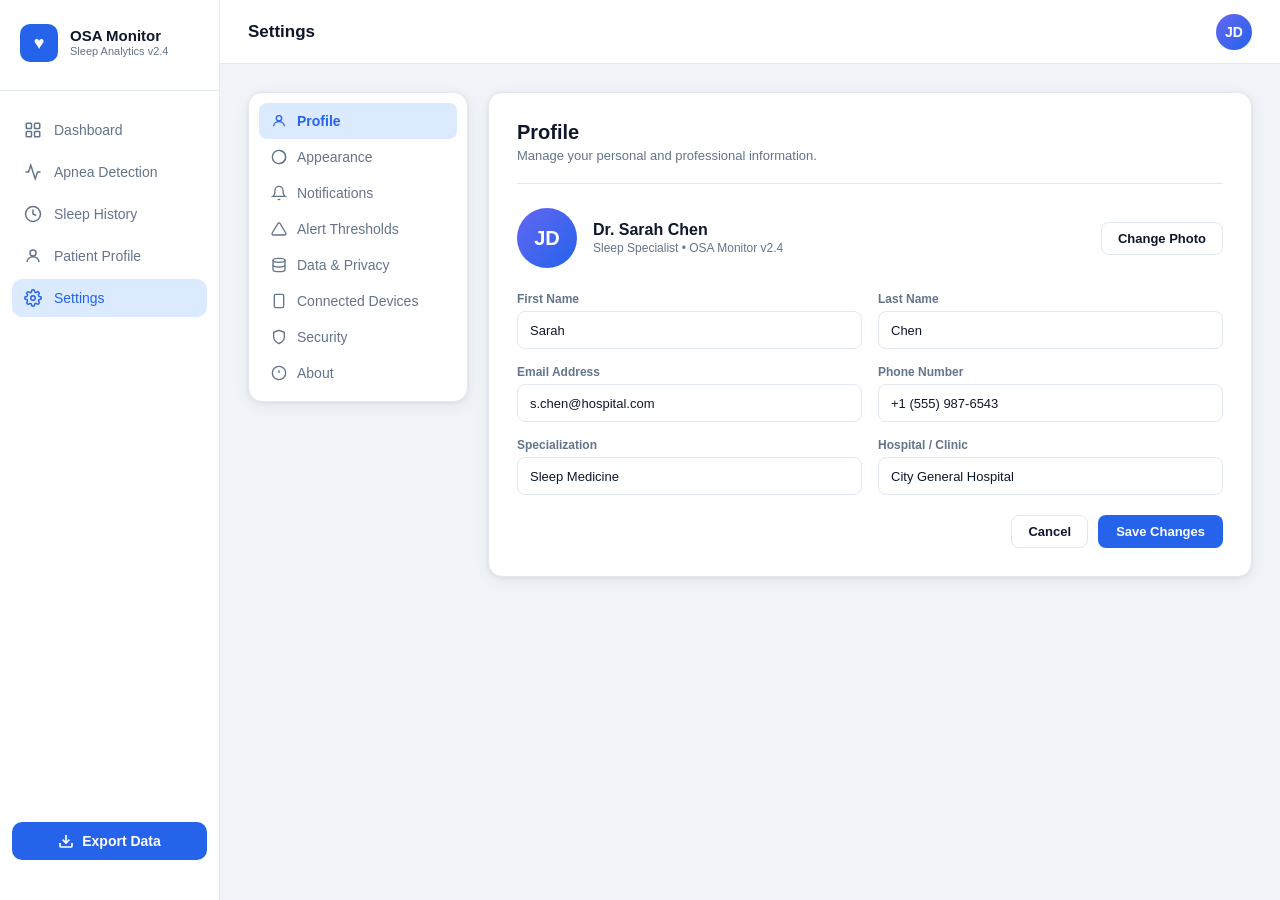
<file: frontend/pages/settings.html>
<!DOCTYPE html>
<html lang="fr">
<head>
  <meta charset="UTF-8" />
  <meta name="viewport" content="width=device-width, initial-scale=1.0"/>
  <title>Settings – OSA Monitor</title>
  <link rel="stylesheet" href="../css/global.css">
  <link rel="stylesheet" href="../css/settings.css">
</head>
<body>

<!-- ══════════ SIDEBAR ══════════ -->
<aside class="sidebar">
  <div class="sidebar-brand">
    <div class="brand-icon">♥</div>
    <div class="brand-text">
      <div class="brand-name">OSA Monitor</div>
      <div class="brand-sub">Sleep Analytics v2.4</div>
    </div>
  </div>
  <nav class="nav">
    <a class="nav-item" href="dashboard.html">
      <svg viewBox="0 0 24 24" fill="none" stroke="currentColor" stroke-width="2"><rect x="3" y="3" width="7" height="7" rx="1"/><rect x="14" y="3" width="7" height="7" rx="1"/><rect x="3" y="14" width="7" height="7" rx="1"/><rect x="14" y="14" width="7" height="7" rx="1"/></svg>
      Dashboard
    </a>
    <a class="nav-item" href="apnea-detection.html">
      <svg viewBox="0 0 24 24" fill="none" stroke="currentColor" stroke-width="2"><polyline points="22 12 18 12 15 21 9 3 6 12 2 12"/></svg>
      Apnea Detection
    </a>
    <a class="nav-item" href="sleep-history.html">
      <svg viewBox="0 0 24 24" fill="none" stroke="currentColor" stroke-width="2"><circle cx="12" cy="12" r="10"/><polyline points="12 6 12 12 16 14"/></svg>
      Sleep History
    </a>
    <a class="nav-item" href="patient-profile.html">
      <svg viewBox="0 0 24 24" fill="none" stroke="currentColor" stroke-width="2"><circle cx="12" cy="8" r="4"/><path d="M4 20c0-4 3.6-7 8-7s8 3 8 7"/></svg>
      Patient Profile
    </a>
    <a class="nav-item active" href="settings.html">
      <svg viewBox="0 0 24 24" fill="none" stroke="currentColor" stroke-width="2"><circle cx="12" cy="12" r="3"/><path d="M19.4 15a1.65 1.65 0 0 0 .33 1.82l.06.06a2 2 0 0 1-2.83 2.83l-.06-.06a1.65 1.65 0 0 0-1.82-.33 1.65 1.65 0 0 0-1 1.51V21a2 2 0 0 1-4 0v-.09A1.65 1.65 0 0 0 9 19.4a1.65 1.65 0 0 0-1.82.33l-.06.06a2 2 0 0 1-2.83-2.83l.06-.06A1.65 1.65 0 0 0 4.68 15a1.65 1.65 0 0 0-1.51-1H3a2 2 0 0 1 0-4h.09A1.65 1.65 0 0 0 4.6 9a1.65 1.65 0 0 0-.33-1.82l-.06-.06a2 2 0 0 1 2.83-2.83l.06.06A1.65 1.65 0 0 0 9 4.68a1.65 1.65 0 0 0 1-1.51V3a2 2 0 0 1 4 0v.09a1.65 1.65 0 0 0 1 1.51 1.65 1.65 0 0 0 1.82-.33l.06-.06a2 2 0 0 1 2.83 2.83l-.06.06A1.65 1.65 0 0 0 19.4 9a1.65 1.65 0 0 0 1.51 1H21a2 2 0 0 1 0 4h-.09a1.65 1.65 0 0 0-1.51 1z"/></svg>
      Settings
    </a>
  </nav>
  <div class="sidebar-footer">
    <button class="export-btn">
      <svg width="16" height="16" viewBox="0 0 24 24" fill="none" stroke="currentColor" stroke-width="2.5"><path d="M21 15v4a2 2 0 0 1-2 2H5a2 2 0 0 1-2-2v-4"/><polyline points="7 10 12 15 17 10"/><line x1="12" y1="15" x2="12" y2="3"/></svg>
      Export Data
    </button>
  </div>
</aside>

<!-- ══════════ MAIN ══════════ -->
<div class="main">

  <header class="topbar">
    <div class="topbar-title">Settings</div>
    <div class="ml-auto">
      <a href="patient-profile.html" class="avatar">JD</a>
    </div>
  </header>

  <div class="content">

    <div class="settings-layout">

      <!-- ── LEFT : Settings Menu ── -->
      <div class="settings-menu">
        <div class="menu-item active" data-section="profile">
          <svg width="16" height="16" viewBox="0 0 24 24" fill="none" stroke="currentColor" stroke-width="2"><circle cx="12" cy="8" r="4"/><path d="M4 20c0-4 3.6-7 8-7s8 3 8 7"/></svg>
          Profile
        </div>
        <div class="menu-item" data-section="appearance">
          <svg width="16" height="16" viewBox="0 0 24 24" fill="none" stroke="currentColor" stroke-width="2"><circle cx="12" cy="12" r="10"/><path d="M12 2a10 10 0 0 1 0 20"/></svg>
          Appearance
        </div>
        <div class="menu-item" data-section="notifications">
          <svg width="16" height="16" viewBox="0 0 24 24" fill="none" stroke="currentColor" stroke-width="2"><path d="M18 8A6 6 0 0 0 6 8c0 7-3 9-3 9h18s-3-2-3-9"/><path d="M13.73 21a2 2 0 0 1-3.46 0"/></svg>
          Notifications
        </div>
        <div class="menu-item" data-section="alerts">
          <svg width="16" height="16" viewBox="0 0 24 24" fill="none" stroke="currentColor" stroke-width="2"><path d="M10.29 3.86L1.82 18a2 2 0 0 0 1.71 3h16.94a2 2 0 0 0 1.71-3L13.71 3.86a2 2 0 0 0-3.42 0z"/></svg>
          Alert Thresholds
        </div>
        <div class="menu-item" data-section="data">
          <svg width="16" height="16" viewBox="0 0 24 24" fill="none" stroke="currentColor" stroke-width="2"><ellipse cx="12" cy="5" rx="9" ry="3"/><path d="M21 12c0 1.66-4 3-9 3s-9-1.34-9-3"/><path d="M3 5v14c0 1.66 4 3 9 3s9-1.34 9-3V5"/></svg>
          Data & Privacy
        </div>
        <div class="menu-item" data-section="devices">
          <svg width="16" height="16" viewBox="0 0 24 24" fill="none" stroke="currentColor" stroke-width="2"><rect x="5" y="2" width="14" height="20" rx="2"/><line x1="12" y1="18" x2="12.01" y2="18"/></svg>
          Connected Devices
        </div>
        <div class="menu-item" data-section="security">
          <svg width="16" height="16" viewBox="0 0 24 24" fill="none" stroke="currentColor" stroke-width="2"><path d="M12 22s8-4 8-10V5l-8-3-8 3v7c0 6 8 10 8 10z"/></svg>
          Security
        </div>
        <div class="menu-item" data-section="about">
          <svg width="16" height="16" viewBox="0 0 24 24" fill="none" stroke="currentColor" stroke-width="2"><circle cx="12" cy="12" r="10"/><line x1="12" y1="8" x2="12" y2="12"/><line x1="12" y1="16" x2="12.01" y2="16"/></svg>
          About
        </div>
      </div>

      <!-- ── RIGHT : Section Content ── -->
      <div class="settings-content">

        <!-- ─ PROFILE ─ -->
        <div class="section active" id="section-profile">
          <div class="section-title">Profile</div>
          <div class="section-desc">Manage your personal and professional information.</div>

          <div class="profile-photo-row">
            <div class="photo-avatar">JD</div>
            <div>
              <div class="photo-name">Dr. Sarah Chen</div>
              <div class="photo-role">Sleep Specialist • OSA Monitor v2.4</div>
            </div>
            <button class="btn-outline" style="margin-left:auto">Change Photo</button>
          </div>

          <div class="form-grid">
            <div class="form-group">
              <label>First Name</label>
              <input type="text" class="form-input" value="Sarah">
            </div>
            <div class="form-group">
              <label>Last Name</label>
              <input type="text" class="form-input" value="Chen">
            </div>
            <div class="form-group">
              <label>Email Address</label>
              <input type="email" class="form-input" value="s.chen@hospital.com">
            </div>
            <div class="form-group">
              <label>Phone Number</label>
              <input type="tel" class="form-input" value="+1 (555) 987-6543">
            </div>
            <div class="form-group">
              <label>Specialization</label>
              <input type="text" class="form-input" value="Sleep Medicine">
            </div>
            <div class="form-group">
              <label>Hospital / Clinic</label>
              <input type="text" class="form-input" value="City General Hospital">
            </div>
          </div>
          <div class="form-actions">
            <button class="btn-outline">Cancel</button>
            <button class="btn-primary save-btn">Save Changes</button>
          </div>
        </div>

        <!-- ─ APPEARANCE ─ -->
        <div class="section" id="section-appearance">
          <div class="section-title">Appearance</div>
          <div class="section-desc">Customize how OSA Monitor looks for you.</div>

          <div class="setting-block">
            <div class="block-title">Theme</div>
            <div class="theme-options">
              <div class="theme-card active" data-theme="light">
                <div class="theme-preview light-preview"></div>
                <span>Light</span>
              </div>
              <div class="theme-card" data-theme="dark">
                <div class="theme-preview dark-preview"></div>
                <span>Dark</span>
              </div>
              <div class="theme-card" data-theme="auto">
                <div class="theme-preview auto-preview"></div>
                <span>System</span>
              </div>
            </div>
          </div>

          <div class="setting-block">
            <div class="block-title">Language</div>
            <select class="form-input" style="max-width:240px">
              <option>English (US)</option>
              <option>Français</option>
              <option>العربية</option>
              <option>Español</option>
            </select>
          </div>

          <div class="setting-block">
            <div class="block-title">Units</div>
            <div class="radio-group">
              <label class="radio-item">
                <input type="radio" name="units" checked> Imperial (°F, lbs)
              </label>
              <label class="radio-item">
                <input type="radio" name="units"> Metric (°C, kg)
              </label>
            </div>
          </div>

          <div class="setting-block">
            <div class="block-title">Date Format</div>
            <div class="radio-group">
              <label class="radio-item"><input type="radio" name="date" checked> MM/DD/YYYY</label>
              <label class="radio-item"><input type="radio" name="date"> DD/MM/YYYY</label>
              <label class="radio-item"><input type="radio" name="date"> YYYY-MM-DD</label>
            </div>
          </div>
          <div class="form-actions">
            <button class="btn-primary save-btn">Save Preferences</button>
          </div>
        </div>

        <!-- ─ NOTIFICATIONS ─ -->
        <div class="section" id="section-notifications">
          <div class="section-title">Notifications</div>
          <div class="section-desc">Control which alerts and updates you receive.</div>

          <div class="notif-group">
            <div class="group-title">Clinical Alerts</div>
            <div class="toggle-row">
              <div class="toggle-info"><div class="toggle-name">Critical AHI Events</div><div class="toggle-desc">Notify immediately when AHI exceeds 15</div></div>
              <div class="toggle on" onclick="this.classList.toggle('on')"><div class="toggle-knob"></div></div>
            </div>
            <div class="toggle-row">
              <div class="toggle-info"><div class="toggle-name">SpO2 Drop Alerts</div><div class="toggle-desc">Alert when oxygen drops below 90%</div></div>
              <div class="toggle on" onclick="this.classList.toggle('on')"><div class="toggle-knob"></div></div>
            </div>
            <div class="toggle-row">
              <div class="toggle-info"><div class="toggle-name">Device Disconnection</div><div class="toggle-desc">Alert when bracelet loses connection</div></div>
              <div class="toggle on" onclick="this.classList.toggle('on')"><div class="toggle-knob"></div></div>
            </div>
          </div>

          <div class="notif-group">
            <div class="group-title">Reports & Summaries</div>
            <div class="toggle-row">
              <div class="toggle-info"><div class="toggle-name">Daily Summary Email</div><div class="toggle-desc">Receive a nightly session summary</div></div>
              <div class="toggle on" onclick="this.classList.toggle('on')"><div class="toggle-knob"></div></div>
            </div>
            <div class="toggle-row">
              <div class="toggle-info"><div class="toggle-name">Weekly Report</div><div class="toggle-desc">Weekly trends sent every Monday</div></div>
              <div class="toggle" onclick="this.classList.toggle('on')"><div class="toggle-knob"></div></div>
            </div>
            <div class="toggle-row">
              <div class="toggle-info"><div class="toggle-name">Monthly Analytics</div><div class="toggle-desc">Detailed monthly breakdown</div></div>
              <div class="toggle" onclick="this.classList.toggle('on')"><div class="toggle-knob"></div></div>
            </div>
          </div>

          <div class="notif-group">
            <div class="group-title">System</div>
            <div class="toggle-row">
              <div class="toggle-info"><div class="toggle-name">Software Updates</div><div class="toggle-desc">Notify when new versions are available</div></div>
              <div class="toggle on" onclick="this.classList.toggle('on')"><div class="toggle-knob"></div></div>
            </div>
            <div class="toggle-row">
              <div class="toggle-info"><div class="toggle-name">Maintenance Reminders</div><div class="toggle-desc">Device cleaning and calibration alerts</div></div>
              <div class="toggle" onclick="this.classList.toggle('on')"><div class="toggle-knob"></div></div>
            </div>
          </div>
        </div>

        <!-- ─ ALERT THRESHOLDS ─ -->
        <div class="section" id="section-alerts">
          <div class="section-title">Alert Thresholds</div>
          <div class="section-desc">Set custom limits that trigger clinical notifications.</div>

          <div class="threshold-list" id="thresholdList"></div>
          <div class="form-actions">
            <button class="btn-outline" id="resetThresholds">Reset to Defaults</button>
            <button class="btn-primary save-btn">Save Thresholds</button>
          </div>
        </div>

        <!-- ─ DATA & PRIVACY ─ -->
        <div class="section" id="section-data">
          <div class="section-title">Data & Privacy</div>
          <div class="section-desc">Control how your data is stored, shared, and used.</div>

          <div class="notif-group">
            <div class="group-title">Data Sharing</div>
            <div class="toggle-row">
              <div class="toggle-info"><div class="toggle-name">Share with Physician</div><div class="toggle-desc">Auto-share session data with assigned doctor</div></div>
              <div class="toggle on" onclick="this.classList.toggle('on')"><div class="toggle-knob"></div></div>
            </div>
            <div class="toggle-row">
              <div class="toggle-info"><div class="toggle-name">Anonymous Research Data</div><div class="toggle-desc">Contribute anonymized data to sleep research</div></div>
              <div class="toggle" onclick="this.classList.toggle('on')"><div class="toggle-knob"></div></div>
            </div>
            <div class="toggle-row">
              <div class="toggle-info"><div class="toggle-name">Family Sharing</div><div class="toggle-desc">Allow family members to view health data</div></div>
              <div class="toggle" onclick="this.classList.toggle('on')"><div class="toggle-knob"></div></div>
            </div>
          </div>

          <div class="notif-group">
            <div class="group-title">Data Retention</div>
            <div class="setting-block" style="margin-top:0">
              <label style="font-size:13px;font-weight:500;color:var(--muted)">Keep session data for</label>
              <select class="form-input" style="max-width:200px;margin-top:8px">
                <option>6 months</option>
                <option selected>1 year</option>
                <option>2 years</option>
                <option>Forever</option>
              </select>
            </div>
          </div>

          <div class="data-actions">
            <button class="btn-outline">
              <svg width="14" height="14" viewBox="0 0 24 24" fill="none" stroke="currentColor" stroke-width="2"><path d="M21 15v4a2 2 0 0 1-2 2H5a2 2 0 0 1-2-2v-4"/><polyline points="7 10 12 15 17 10"/><line x1="12" y1="15" x2="12" y2="3"/></svg>
              Export All Data
            </button>
            <button class="btn-danger-outline">
              <svg width="14" height="14" viewBox="0 0 24 24" fill="none" stroke="currentColor" stroke-width="2"><polyline points="3 6 5 6 21 6"/><path d="M19 6l-1 14H6L5 6"/></svg>
              Delete All Data
            </button>
          </div>
        </div>

        <!-- ─ CONNECTED DEVICES ─ -->
        <div class="section" id="section-devices">
          <div class="section-title">Connected Devices</div>
          <div class="section-desc">Manage your paired wearables and monitoring equipment.</div>

          <div class="device-list" id="deviceList"></div>

          <button class="btn-add-device">
            <svg width="15" height="15" viewBox="0 0 24 24" fill="none" stroke="currentColor" stroke-width="2.5"><line x1="12" y1="5" x2="12" y2="19"/><line x1="5" y1="12" x2="19" y2="12"/></svg>
            Pair New Device
          </button>
        </div>

        <!-- ─ SECURITY ─ -->
        <div class="section" id="section-security">
          <div class="section-title">Security</div>
          <div class="section-desc">Manage your login credentials and access settings.</div>

          <div class="setting-block">
            <div class="block-title">Change Password</div>
            <div class="form-grid" style="max-width:480px">
              <div class="form-group" style="grid-column:1/-1">
                <label>Current Password</label>
                <input type="password" class="form-input" placeholder="••••••••">
              </div>
              <div class="form-group">
                <label>New Password</label>
                <input type="password" class="form-input" placeholder="••••••••" id="newPass">
              </div>
              <div class="form-group">
                <label>Confirm Password</label>
                <input type="password" class="form-input" placeholder="••••••••" id="confirmPass">
              </div>
            </div>
            <div class="form-actions" style="margin-top:12px">
              <button class="btn-primary" id="updatePassBtn">Update Password</button>
            </div>
          </div>

          <div class="setting-block">
            <div class="block-title">Two-Factor Authentication</div>
            <div class="toggle-row">
              <div class="toggle-info">
                <div class="toggle-name">Enable 2FA</div>
                <div class="toggle-desc">Add an extra layer of security to your account</div>
              </div>
              <div class="toggle" onclick="this.classList.toggle('on')"><div class="toggle-knob"></div></div>
            </div>
          </div>

          <div class="setting-block">
            <div class="block-title">Active Sessions</div>
            <div class="session-list" id="sessionList"></div>
          </div>
        </div>

        <!-- ─ ABOUT ─ -->
        <div class="section" id="section-about">
          <div class="section-title">About OSA Monitor</div>
          <div class="section-desc">Application information and legal details.</div>

          <div class="about-card">
            <div class="about-logo">♥</div>
            <div class="about-app-name">OSA Monitor</div>
            <div class="about-version">Version 2.4.1 (Build 2024.10.26)</div>
          </div>

          <div class="about-list">
            <div class="about-row"><span>Developer</span><span>OSA Health Technologies</span></div>
            <div class="about-row"><span>Platform</span><span>Web Application</span></div>
            <div class="about-row"><span>Last Updated</span><span>October 26, 2023</span></div>
            <div class="about-row"><span>License</span><span>Medical Grade – HIPAA Compliant</span></div>
            <div class="about-row"><span>Encryption</span><span>AES-256</span></div>
          </div>

          <div class="about-links">
            <a href="#" class="about-link">Privacy Policy</a>
            <a href="#" class="about-link">Terms of Service</a>
            <a href="#" class="about-link">Contact Support</a>
            <a href="#" class="about-link">Check for Updates</a>
          </div>
        </div>

      </div><!-- /settings-content -->
    </div><!-- /settings-layout -->

  </div>
</div>

<!-- Toast -->
<div class="save-toast" id="toast"></div>

<script src="../js/global.js"></script>
<script src="../js/settings.js"></script>
</body>
</html>
</file>
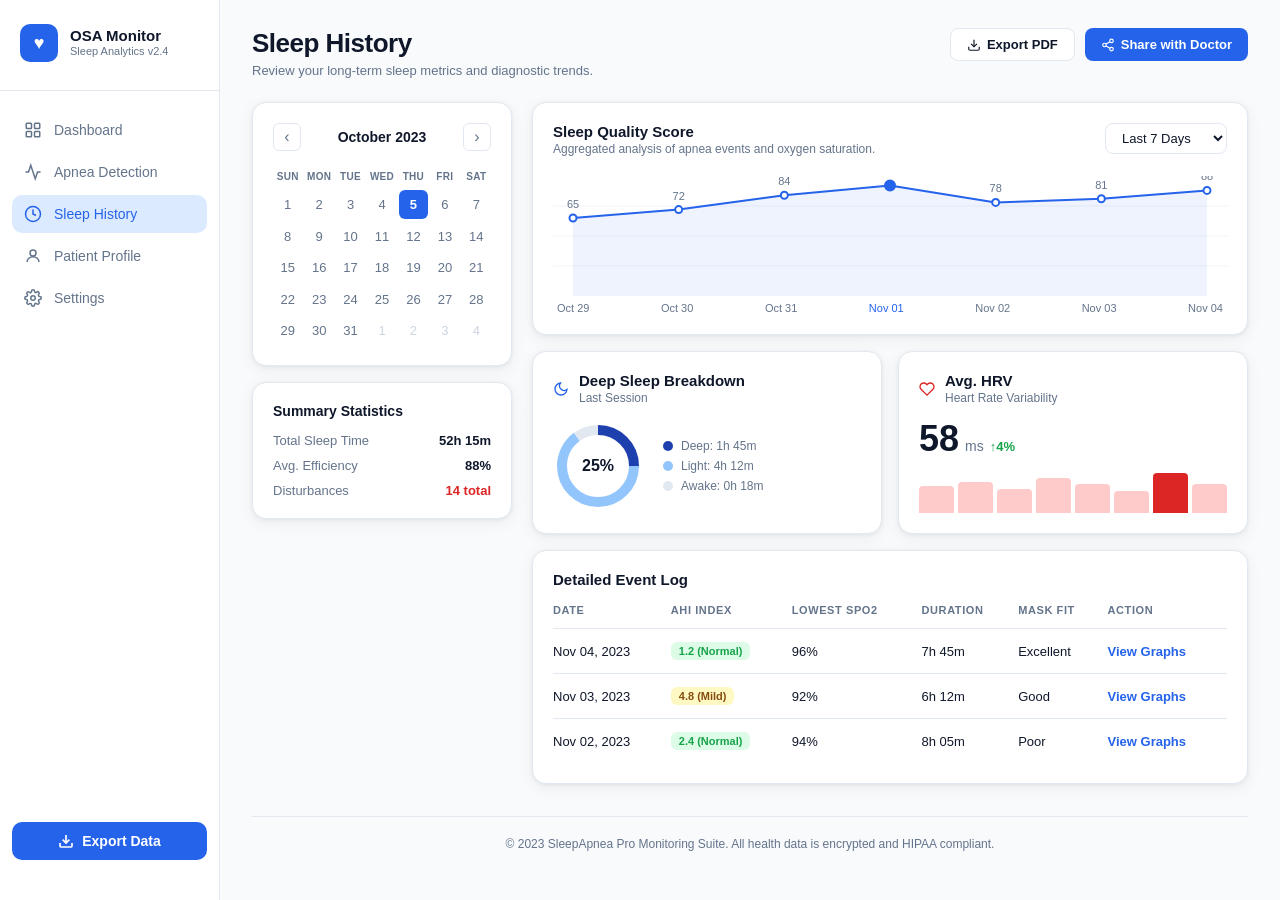
<file: frontend/pages/sleep-history.html>
<!DOCTYPE html>
<html lang="fr">
<head>
  <meta charset="UTF-8" />
  <meta name="viewport" content="width=device-width, initial-scale=1.0"/>
  <title>Sleep History – Desktop</title>
  <link rel="stylesheet" href="../css/global.css">
  <link rel="stylesheet" href="../css/sleep-history.css">
</head>
<body>

<!-- ══════════ SIDEBAR ══════════ -->
<aside class="sidebar">
  <div class="sidebar-brand">
    <div class="brand-icon">♥</div>
    <div class="brand-text">
      <div class="brand-name">OSA Monitor</div>
      <div class="brand-sub">Sleep Analytics v2.4</div>
    </div>
  </div>

  <nav class="nav">
    <a class="nav-item" href="dashboard.html">
      <svg viewBox="0 0 24 24" fill="none" stroke="currentColor" stroke-width="2"><rect x="3" y="3" width="7" height="7" rx="1"/><rect x="14" y="3" width="7" height="7" rx="1"/><rect x="3" y="14" width="7" height="7" rx="1"/><rect x="14" y="14" width="7" height="7" rx="1"/></svg>
      Dashboard
    </a>
    <a class="nav-item" href="apnea-detection.html">
      <svg viewBox="0 0 24 24" fill="none" stroke="currentColor" stroke-width="2"><polyline points="22 12 18 12 15 21 9 3 6 12 2 12"/></svg>
      Apnea Detection
    </a>
    <a class="nav-item active" href="sleep-history.html">
      <svg viewBox="0 0 24 24" fill="none" stroke="currentColor" stroke-width="2"><circle cx="12" cy="12" r="10"/><polyline points="12 6 12 12 16 14"/></svg>
      Sleep History
    </a>
    <a class="nav-item" href="patient-profile.html">
      <svg viewBox="0 0 24 24" fill="none" stroke="currentColor" stroke-width="2"><circle cx="12" cy="8" r="4"/><path d="M4 20c0-4 3.6-7 8-7s8 3 8 7"/></svg>
      Patient Profile
    </a>
    <a class="nav-item" href="settings.html">
      <svg viewBox="0 0 24 24" fill="none" stroke="currentColor" stroke-width="2"><circle cx="12" cy="12" r="3"/><path d="M19.4 15a1.65 1.65 0 0 0 .33 1.82l.06.06a2 2 0 0 1-2.83 2.83l-.06-.06a1.65 1.65 0 0 0-1.82-.33 1.65 1.65 0 0 0-1 1.51V21a2 2 0 0 1-4 0v-.09A1.65 1.65 0 0 0 9 19.4a1.65 1.65 0 0 0-1.82.33l-.06.06a2 2 0 0 1-2.83-2.83l.06-.06A1.65 1.65 0 0 0 4.68 15a1.65 1.65 0 0 0-1.51-1H3a2 2 0 0 1 0-4h.09A1.65 1.65 0 0 0 4.6 9a1.65 1.65 0 0 0-.33-1.82l-.06-.06a2 2 0 0 1 2.83-2.83l.06.06A1.65 1.65 0 0 0 9 4.68a1.65 1.65 0 0 0 1-1.51V3a2 2 0 0 1 4 0v.09a1.65 1.65 0 0 0 1 1.51 1.65 1.65 0 0 0 1.82-.33l.06-.06a2 2 0 0 1 2.83 2.83l-.06.06A1.65 1.65 0 0 0 19.4 9a1.65 1.65 0 0 0 1.51 1H21a2 2 0 0 1 0 4h-.09a1.65 1.65 0 0 0-1.51 1z"/></svg>
      Settings
    </a>
  </nav>

  <div class="sidebar-footer">
    <button class="export-btn">
      <svg width="16" height="16" viewBox="0 0 24 24" fill="none" stroke="currentColor" stroke-width="2.5"><path d="M21 15v4a2 2 0 0 1-2 2H5a2 2 0 0 1-2-2v-4"/><polyline points="7 10 12 15 17 10"/><line x1="12" y1="15" x2="12" y2="3"/></svg>
      Export Data
    </button>
  </div>
</aside>

<!-- ══════════ MAIN CONTENT ══════════ -->
<div class="main">

  <!-- Page Header -->
  <div class="sh-page-header">
    <div>
      <h1 class="sh-page-title">Sleep History</h1>
      <p class="sh-page-sub">Review your long-term sleep metrics and diagnostic trends.</p>
    </div>
    <div class="sh-header-actions">
      <button class="btn-outline">
        <svg width="14" height="14" viewBox="0 0 24 24" fill="none" stroke="currentColor" stroke-width="2"><path d="M21 15v4a2 2 0 0 1-2 2H5a2 2 0 0 1-2-2v-4"/><polyline points="7 10 12 15 17 10"/><line x1="12" y1="15" x2="12" y2="3"/></svg>
        Export PDF
      </button>
      <button class="btn-primary">
        <svg width="14" height="14" viewBox="0 0 24 24" fill="none" stroke="currentColor" stroke-width="2"><circle cx="18" cy="5" r="3"/><circle cx="6" cy="12" r="3"/><circle cx="18" cy="19" r="3"/><line x1="8.59" y1="13.51" x2="15.42" y2="17.49"/><line x1="15.41" y1="6.51" x2="8.59" y2="10.49"/></svg>
        Share with Doctor
      </button>
    </div>
  </div>

  <!-- Body Grid -->
  <div class="sh-body-grid">

    <!-- LEFT COLUMN -->
    <div class="sh-left">

      <!-- Calendar -->
      <div class="sh-card calendar-card">
        <div class="cal-header">
          <button class="cal-nav-btn" id="prevMonth">‹</button>
          <span class="cal-title" id="calTitle">October 2023</span>
          <button class="cal-nav-btn" id="nextMonth">›</button>
        </div>
        <div class="cal-grid">
          <div class="cal-day-label">SUN</div>
          <div class="cal-day-label">MON</div>
          <div class="cal-day-label">TUE</div>
          <div class="cal-day-label">WED</div>
          <div class="cal-day-label">THU</div>
          <div class="cal-day-label">FRI</div>
          <div class="cal-day-label">SAT</div>
        </div>
        <div class="cal-days" id="calDays"></div>
      </div>

      <!-- Summary Statistics -->
      <div class="sh-card summary-card">
        <h3 class="summary-title">Summary Statistics</h3>
        <div class="summary-rows">
          <div class="summary-row">
            <span class="summary-label">Total Sleep Time</span>
            <span class="summary-val">52h 15m</span>
          </div>
          <div class="summary-row">
            <span class="summary-label">Avg. Efficiency</span>
            <span class="summary-val">88%</span>
          </div>
          <div class="summary-row">
            <span class="summary-label">Disturbances</span>
            <span class="summary-val red">14 total</span>
          </div>
        </div>
      </div>

    </div>

    <!-- RIGHT COLUMN -->
    <div class="sh-right">

      <!-- Sleep Quality Score -->
      <div class="sh-card quality-card">
        <div class="quality-header">
          <div>
            <div class="card-title">Sleep Quality Score</div>
            <div class="card-sub">Aggregated analysis of apnea events and oxygen saturation.</div>
          </div>
          <div class="period-select">
            <select class="period-dropdown">
              <option>Last 7 Days</option>
              <option>Last 30 Days</option>
              <option>Last 90 Days</option>
            </select>
          </div>
        </div>
        <div class="quality-chart">
          <canvas id="qualityChart"></canvas>
          <div class="quality-labels" id="qualityLabels"></div>
        </div>
      </div>

      <!-- Deep Sleep + HRV -->
      <div class="sh-two-grid">

        <!-- Deep Sleep Breakdown -->
        <div class="sh-card">
          <div class="card-header-row">
            <svg width="16" height="16" viewBox="0 0 24 24" fill="none" stroke="#2563eb" stroke-width="2"><path d="M21 12.79A9 9 0 1 1 11.21 3 7 7 0 0 0 21 12.79z"/></svg>
            <div>
              <div class="card-title">Deep Sleep Breakdown</div>
              <div class="card-sub">Last Session</div>
            </div>
          </div>
          <div class="sleep-breakdown">
            <div class="sleep-donut-wrap">
              <canvas id="sleepDonut"></canvas>
              <div class="sleep-donut-label">25%</div>
            </div>
            <div class="sleep-legend">
              <div class="legend-item"><span class="legend-dot" style="background:#1e40af"></span> Deep: 1h 45m</div>
              <div class="legend-item"><span class="legend-dot" style="background:#93c5fd"></span> Light: 4h 12m</div>
              <div class="legend-item"><span class="legend-dot" style="background:#e2e8f0"></span> Awake: 0h 18m</div>
            </div>
          </div>
        </div>

        <!-- Avg HRV -->
        <div class="sh-card">
          <div class="card-header-row">
            <svg width="16" height="16" viewBox="0 0 24 24" fill="none" stroke="#dc2626" stroke-width="2"><path d="M20.84 4.61a5.5 5.5 0 0 0-7.78 0L12 5.67l-1.06-1.06a5.5 5.5 0 0 0-7.78 7.78l1.06 1.06L12 21.23l7.78-7.78 1.06-1.06a5.5 5.5 0 0 0 0-7.78z"/></svg>
            <div>
              <div class="card-title">Avg. HRV</div>
              <div class="card-sub">Heart Rate Variability</div>
            </div>
          </div>
          <div class="hrv-value">58 <span class="hrv-unit">ms</span> <span class="hrv-trend">↑4%</span></div>
          <div class="hrv-bars" id="hrvBars"></div>
        </div>

      </div>

      <!-- Detailed Event Log -->
      <div class="sh-card log-card">
        <h3 class="card-title" style="margin-bottom:16px">Detailed Event Log</h3>
        <table class="log-table">
          <thead>
            <tr>
              <th>DATE</th>
              <th>AHI INDEX</th>
              <th>LOWEST SPO2</th>
              <th>DURATION</th>
              <th>MASK FIT</th>
              <th>ACTION</th>
            </tr>
          </thead>
          <tbody id="logBody"></tbody>
        </table>
      </div>

    </div>
  </div>

  <!-- Footer -->
  <footer class="sh-footer">
    © 2023 SleepApnea Pro Monitoring Suite. All health data is encrypted and HIPAA compliant.
  </footer>

</div>

<script src="../js/global.js"></script>
<script src="../js/sleep-history.js"></script>
</body>
</html>
</file>
<file: frontend/css/global.css>
/* ═══════════════════════════════════════
   global.css — styles communs à toutes les pages
   ═══════════════════════════════════════ */

/* ─── Variables ─── */
:root {
  --bg:           #f0f4f8;
  --surface:      #ffffff;
  --border:       #e2e8f0;
  --text:         #0f172a;
  --muted:        #64748b;
  --accent:       #2563eb;
  --accent-light: #dbeafe;
  --green:        #16a34a;
  --green-light:  #dcfce7;
  --red:          #dc2626;
  --red-light:    #fee2e2;
  --orange:       #ea580c;
  --radius:       14px;
  --shadow:       0 1px 4px rgba(15,23,42,.06), 0 4px 16px rgba(15,23,42,.06);
}

/* ─── Reset ─── */
*, *::before, *::after { box-sizing: border-box; margin: 0; padding: 0; }

body {
  font-family: -apple-system, BlinkMacSystemFont, 'Segoe UI', sans-serif;
  background: var(--bg);
  color: var(--text);
  display: flex;
  min-height: 100vh;
}

/* ─── Sidebar ─── */
.sidebar {
  width: 220px;
  min-height: 100vh;
  background: var(--surface);
  border-right: 1px solid var(--border);
  display: flex;
  flex-direction: column;
  padding: 24px 0;
  position: fixed;
  top: 0; left: 0; bottom: 0;
  z-index: 100;
}

.sidebar-brand {
  display: flex;
  align-items: center;
  gap: 12px;
  padding: 0 20px 28px;
  border-bottom: 1px solid var(--border);
}

.brand-icon {
  width: 38px; height: 38px;
  background: var(--accent);
  border-radius: 10px;
  display: flex; align-items: center; justify-content: center;
  color: #fff; font-size: 18px;
}

.brand-text { line-height: 1.2; }
.brand-name { font-weight: 700; font-size: 15px; }
.brand-sub  { font-size: 11px; color: var(--muted); }

.nav {
  padding: 20px 12px;
  flex: 1;
  display: flex;
  flex-direction: column;
  gap: 4px;
}

.nav-item {
  display: flex; align-items: center; gap: 12px;
  padding: 10px 12px;
  border-radius: 10px;
  font-size: 14px; font-weight: 500;
  color: var(--muted);
  text-decoration: none;
  transition: background .15s, color .15s;
}
.nav-item:hover  { background: var(--bg); color: var(--text); }
.nav-item.active { background: var(--accent-light); color: var(--accent); }
.nav-item svg    { width: 18px; height: 18px; flex-shrink: 0; }

.sidebar-footer { padding: 16px 12px; }

.export-btn {
  width: 100%;
  display: flex; align-items: center; justify-content: center; gap: 8px;
  padding: 11px;
  background: var(--accent); color: #fff;
  border: none; border-radius: 10px;
  font-family: inherit; font-size: 14px; font-weight: 600;
  cursor: pointer; transition: opacity .15s;
}
.export-btn:hover { opacity: .88; }

/* ─── Main wrapper ─── */
.main {
  margin-left: 220px;
  flex: 1;
  display: flex;
  flex-direction: column;
  min-height: 100vh;
}

/* ─── Topbar ─── */
.topbar {
  height: 64px;
  background: var(--surface);
  border-bottom: 1px solid var(--border);
  display: flex; align-items: center;
  padding: 0 28px; gap: 16px;
  position: sticky; top: 0; z-index: 50;
}

.topbar-title {
  font-size: 17px; font-weight: 700;
  display: flex; align-items: center; gap: 10px;
}

.live-badge {
  font-size: 11px; font-weight: 600;
  background: var(--green-light); color: var(--green);
  padding: 3px 10px; border-radius: 20px;
  display: flex; align-items: center; gap: 5px;
}

.live-dot {
  width: 6px; height: 6px;
  background: var(--green); border-radius: 50%;
  animation: pulse 1.4s ease-in-out infinite;
}

@keyframes pulse {
  0%,100% { opacity: 1; transform: scale(1); }
  50%      { opacity: .5; transform: scale(1.4); }
}

.topbar-search {
  flex: 1; max-width: 320px;
  display: flex; align-items: center;
  background: var(--bg); border: 1px solid var(--border);
  border-radius: 10px; padding: 0 14px; gap: 8px;
}
.topbar-search input {
  border: none; background: transparent;
  font-family: inherit; font-size: 14px; color: var(--text);
  flex: 1; outline: none; height: 38px;
}
.topbar-search input::placeholder { color: var(--muted); }

.ml-auto { margin-left: auto; display: flex; align-items: center; gap: 12px; }

.report-btn {
  display: flex; align-items: center; gap: 7px;
  background: var(--accent); color: #fff;
  border: none; border-radius: 10px;
  padding: 8px 16px; font-family: inherit; font-size: 14px; font-weight: 600;
  cursor: pointer; transition: opacity .15s;
}
.report-btn:hover { opacity: .88; }

.avatar {
  width: 36px; height: 36px; border-radius: 50%;
  background: linear-gradient(135deg, #6366f1, #2563eb);
  display: flex; align-items: center; justify-content: center;
  color: #fff; font-weight: 700; font-size: 14px; cursor: pointer;
}

/* ─── Content area ─── */
.content { padding: 28px; flex: 1; }

.page-header  { margin-bottom: 24px; }
.page-title   { font-size: 26px; font-weight: 800; letter-spacing: -.5px; }
.page-sub     { font-size: 13px; color: var(--muted); margin-top: 3px; }
.pid          { color: var(--accent); }

/* ─── Card base ─── */
.card {
  background: var(--surface);
  border: 1px solid var(--border);
  border-radius: var(--radius);
  padding: 22px;
  box-shadow: var(--shadow);
}

.card-title { font-size: 15px; font-weight: 700; }
.card-sub   { font-size: 12px; color: var(--muted); margin-top: 2px; }
.card-header {
  display: flex; align-items: flex-start;
  justify-content: space-between;
  margin-bottom: 18px;
}
a.avatar {
  text-decoration: none;
  cursor: pointer;
  transition: opacity .15s, transform .15s;
}
a.avatar:hover {
  opacity: .85;
  transform: scale(1.05);
}
</file>
<file: frontend/css/patient-profile.css>
/* ═══════════════════════════════════════
   patient-profile.css
   ═══════════════════════════════════════ */

@keyframes fadeUp {
  from { opacity: 0; transform: translateY(10px); }
  to   { opacity: 1; transform: translateY(0); }
}

/* ─── Topbar overrides ─── */
.topbar { gap: 12px; }

.breadcrumb {
  display: flex; align-items: center; gap: 6px;
  font-size: 13px; color: var(--muted);
}
.bc-link    { color: var(--muted); text-decoration: none; }
.bc-link:hover { color: var(--accent); }
.bc-sep     { color: var(--border); }
.bc-current { color: var(--text); font-weight: 500; }

.icon-btn {
  width: 34px; height: 34px;
  border: 1px solid var(--border); background: #fff;
  border-radius: 8px;
  display: flex; align-items: center; justify-content: center;
  cursor: pointer; color: var(--muted); font-size: 16px;
  transition: background .15s;
}
.icon-btn:hover { background: var(--bg); }

/* ─── Patient Header ─── */
.patient-header {
  display: flex; align-items: flex-start; justify-content: space-between;
  background: #fff;
  border: 1px solid var(--border);
  border-radius: var(--radius);
  padding: 24px;
  margin-bottom: 0;
  box-shadow: var(--shadow);
  animation: fadeUp .3s ease both;
}

.patient-info    { display: flex; align-items: flex-start; gap: 18px; }
.patient-avatar  {
  width: 72px; height: 72px; border-radius: 12px;
  background: #f1f5f9;
  display: flex; align-items: center; justify-content: center;
  flex-shrink: 0;
}

.patient-name-row {
  display: flex; align-items: center; gap: 10px; margin-bottom: 6px;
}
.patient-name   { font-size: 22px; font-weight: 800; }
.active-badge   {
  font-size: 11px; font-weight: 700; letter-spacing: .4px;
  background: var(--green-light); color: var(--green);
  padding: 3px 9px; border-radius: 6px;
}

.patient-meta {
  display: flex; align-items: center; gap: 16px;
  font-size: 13px; color: var(--muted);
  margin-bottom: 5px;
}
.patient-meta span { display: flex; align-items: center; gap: 5px; }
.patient-sub { font-size: 12px; color: var(--muted); }

.patient-actions { display: flex; align-items: center; gap: 10px; }

.btn-primary {
  display: flex; align-items: center; gap: 7px;
  padding: 9px 18px; border-radius: 8px;
  border: none; background: var(--accent); color: #fff;
  font-family: inherit; font-size: 13px; font-weight: 600;
  cursor: pointer; transition: opacity .15s;
}
.btn-primary:hover { opacity: .88; }

/* ─── Tabs ─── */
.tabs {
  display: flex; gap: 0;
  border-bottom: 1px solid var(--border);
  background: #fff;
  padding: 0 24px;
  margin-bottom: 20px;
  animation: fadeUp .35s ease both;
  animation-delay: .05s;
}

.tab {
  padding: 14px 18px;
  font-family: inherit; font-size: 14px; font-weight: 500;
  color: var(--muted); background: none; border: none;
  cursor: pointer; position: relative;
  transition: color .15s;
}
.tab:hover { color: var(--text); }
.tab.active {
  color: var(--accent); font-weight: 600;
}
.tab.active::after {
  content: '';
  position: absolute; bottom: -1px; left: 0; right: 0;
  height: 2px; background: var(--accent); border-radius: 99px;
}

/* ─── Profile Grid ─── */
.profile-grid {
  display: grid;
  grid-template-columns: 1fr 320px;
  gap: 16px;
  animation: fadeUp .4s ease both;
  animation-delay: .1s;
}

.profile-left  { display: flex; flex-direction: column; gap: 16px; }
.profile-right { display: flex; flex-direction: column; gap: 16px; }

/* ─── Cards ─── */
.pp-card {
  background: #fff;
  border: 1px solid var(--border);
  border-radius: var(--radius);
  padding: 20px;
  box-shadow: var(--shadow);
}

.pp-card-header {
  display: flex; align-items: center; justify-content: space-between;
  margin-bottom: 18px;
}
.pp-card-title { font-size: 15px; font-weight: 700; }

.connected-badge {
  display: flex; align-items: center; gap: 5px;
  font-size: 12px; font-weight: 600;
  background: var(--green-light); color: var(--green);
  padding: 4px 10px; border-radius: 20px;
}

/* ─── Device Row ─── */
.device-row {
  display: flex; align-items: flex-start; gap: 16px;
}

.device-icon-box {
  width: 80px; height: 80px; border-radius: 12px;
  background: #f1f5f9;
  display: flex; align-items: center; justify-content: center;
  position: relative; flex-shrink: 0;
}
.bt-badge {
  position: absolute; bottom: -4px; right: -4px;
  width: 22px; height: 22px; border-radius: 50%;
  background: #1d4ed8;
  display: flex; align-items: center; justify-content: center;
}

.device-info      { flex: 0 0 140px; }
.device-model-label { font-size: 10px; font-weight: 600; color: var(--muted); letter-spacing: .5px; text-transform: uppercase; margin-bottom: 4px; }
.device-model-name  { font-size: 15px; font-weight: 700; margin-bottom: 3px; }
.device-serial      { font-size: 12px; color: var(--muted); }

.device-stats { flex: 1; }

.battery-row  { display: flex; justify-content: space-between; align-items: center; margin-bottom: 6px; }
.battery-label {
  display: flex; align-items: center; gap: 5px;
  font-size: 13px; font-weight: 500; color: var(--muted);
}
.battery-pct  { font-size: 14px; font-weight: 700; }

.battery-bar-bg {
  height: 6px; border-radius: 99px;
  background: var(--border); margin-bottom: 14px;
}
.battery-bar-fill {
  height: 100%; border-radius: 99px;
  background: var(--accent); width: 0%;
  transition: width 1s ease;
}

.signal-sync-row { display: flex; gap: 12px; }
.signal-box, .sync-box {
  flex: 1; background: var(--bg);
  border: 1px solid var(--border);
  border-radius: 10px; padding: 10px 12px;
}
.signal-label, .sync-label {
  font-size: 11px; color: var(--muted); margin-bottom: 4px;
}
.signal-val {
  font-size: 13px; font-weight: 700;
  display: flex; align-items: center; gap: 5px; color: var(--accent);
}
.sync-val { font-size: 13px; font-weight: 700; }

/* ─── Data Transmission Log ─── */
.log-list { display: flex; flex-direction: column; gap: 2px; margin-bottom: 12px; }

.log-item {
  display: flex; align-items: center; gap: 14px;
  padding: 14px 0;
  border-bottom: 1px solid var(--border);
}
.log-item:last-child { border-bottom: none; }

.log-icon {
  width: 38px; height: 38px; border-radius: 10px;
  display: flex; align-items: center; justify-content: center;
  flex-shrink: 0;
}
.log-icon.success { background: var(--green-light); }
.log-icon.error   { background: var(--red-light); }

.log-body { flex: 1; }
.log-title  { font-size: 13px; font-weight: 600; margin-bottom: 2px; }
.log-meta   { font-size: 12px; color: var(--muted); }

.log-status {
  font-size: 12px; font-weight: 600;
  padding: 4px 10px; border-radius: 6px;
}
.status-success { background: var(--green-light); color: var(--green); }
.status-error   { background: var(--red-light); color: var(--red); }

.retry-btn {
  font-size: 12px; font-weight: 600;
  color: var(--accent); background: none; border: none;
  cursor: pointer; padding: 4px 8px;
}
.retry-btn:hover { text-decoration: underline; }

.view-history { text-align: center; padding-top: 4px; }
.view-history-link {
  font-size: 13px; font-weight: 600;
  color: var(--accent); text-decoration: none;
}
.view-history-link:hover { text-decoration: underline; }

/* ─── Settings Toggles ─── */
.settings-list { display: flex; flex-direction: column; gap: 16px; margin-bottom: 20px; }

.setting-row {
  display: flex; align-items: center; justify-content: space-between; gap: 12px;
}
.setting-name { font-size: 13px; font-weight: 600; margin-bottom: 2px; }
.setting-desc { font-size: 12px; color: var(--muted); }

.toggle {
  width: 42px; height: 24px; border-radius: 99px;
  background: var(--border); position: relative;
  cursor: pointer; flex-shrink: 0;
  transition: background .2s;
}
.toggle.on { background: var(--accent); }
.toggle-knob {
  width: 18px; height: 18px; border-radius: 50%;
  background: #fff; position: absolute;
  top: 3px; left: 3px;
  transition: transform .2s;
  box-shadow: 0 1px 3px rgba(0,0,0,.2);
}
.toggle.on .toggle-knob { transform: translateX(18px); }

/* ─── Linked Accounts ─── */
.linked-section { border-top: 1px solid var(--border); padding-top: 16px; }
.linked-label {
  font-size: 11px; font-weight: 600; color: var(--muted);
  letter-spacing: .5px; text-transform: uppercase; margin-bottom: 12px;
}
.linked-row {
  display: flex; align-items: center; justify-content: space-between;
}
.linked-left {
  display: flex; align-items: center; gap: 10px;
}
.linked-email { font-size: 13px; font-weight: 600; }
.linked-type  { font-size: 12px; color: var(--muted); }

.delete-btn {
  width: 30px; height: 30px; border-radius: 6px;
  border: 1px solid var(--border); background: #fff;
  display: flex; align-items: center; justify-content: center;
  cursor: pointer; color: var(--muted);
  transition: background .15s, color .15s;
}
.delete-btn:hover { background: var(--red-light); color: var(--red); border-color: var(--red); }

/* ─── HIPAA Card ─── */
.hipaa-card {
  background: #eff6ff;
  border: 1px solid #bfdbfe;
  text-align: center;
  display: flex; flex-direction: column; align-items: center; gap: 8px;
}
.hipaa-title { font-size: 14px; font-weight: 700; color: var(--accent); }
.hipaa-text  { font-size: 12px; color: var(--muted); line-height: 1.5; }

/* ─── Administration ─── */
.admin-label {
  font-size: 11px; font-weight: 600; color: var(--muted);
  letter-spacing: .5px; text-transform: uppercase; margin-bottom: 12px;
}
.admin-list { display: flex; flex-direction: column; gap: 8px; }

.admin-btn {
  display: flex; align-items: center; gap: 8px;
  width: 100%; padding: 10px 14px;
  border: 1px solid var(--border); border-radius: 8px;
  background: #fff; font-family: inherit; font-size: 13px; font-weight: 500;
  color: var(--text); cursor: pointer; text-align: left;
  transition: background .15s;
}
.admin-btn:hover { background: var(--bg); }
.admin-btn.danger {
  border-color: #fecaca; color: var(--red);
}
.admin-btn.danger:hover { background: var(--red-light); }
</file>
<file: frontend/css/account-settings.css>
/* ═══════════════════════════════════════
   account-settings.css
   ═══════════════════════════════════════ */

@keyframes fadeUp {
  from { opacity: 0; transform: translateY(10px); }
  to   { opacity: 1; transform: translateY(0); }
}

.as-grid {
  display: grid;
  grid-template-columns: 1fr 1fr;
  gap: 16px;
  animation: fadeUp .4s ease both;
}

.as-card {
  background: #fff; border: 1px solid var(--border);
  border-radius: var(--radius); padding: 22px;
  box-shadow: var(--shadow);
}

.as-section-title {
  font-size: 15px; font-weight: 700;
  margin-bottom: 18px; padding-bottom: 12px;
  border-bottom: 1px solid var(--border);
}

/* Form */
.as-form { display: flex; flex-direction: column; gap: 14px; }

.form-row { display: grid; grid-template-columns: 1fr 1fr; gap: 14px; }

.form-group { display: flex; flex-direction: column; gap: 5px; }
.form-group.full { grid-column: 1 / -1; }

.form-group label {
  font-size: 12px; font-weight: 600; color: var(--muted);
}

.form-input {
  height: 38px; padding: 0 12px;
  border: 1px solid var(--border); border-radius: 8px;
  font-family: inherit; font-size: 13px; color: var(--text);
  background: #fff; outline: none;
  transition: border-color .15s;
}
.form-input:focus { border-color: var(--accent); }

.form-textarea {
  padding: 10px 12px; resize: vertical;
  border: 1px solid var(--border); border-radius: 8px;
  font-family: inherit; font-size: 13px; color: var(--text);
  background: #fff; outline: none; line-height: 1.6;
  transition: border-color .15s;
}
.form-textarea:focus { border-color: var(--accent); }

.form-actions {
  display: flex; justify-content: flex-end; gap: 10px;
  padding-top: 4px;
}

.btn-outline {
  padding: 8px 16px; border-radius: 8px;
  border: 1px solid var(--border); background: #fff;
  font-family: inherit; font-size: 13px; font-weight: 600;
  color: var(--text); cursor: pointer; transition: background .15s;
}
.btn-outline:hover { background: var(--bg); }

/* Notifications */
.notif-list { display: flex; flex-direction: column; gap: 16px; }
.notif-row  {
  display: flex; align-items: center; justify-content: space-between; gap: 12px;
}
.notif-name { font-size: 13px; font-weight: 600; margin-bottom: 2px; }
.notif-desc { font-size: 12px; color: var(--muted); }

/* Toggle (reused from patient-profile.css) */
.toggle {
  width: 42px; height: 24px; border-radius: 99px;
  background: var(--border); position: relative;
  cursor: pointer; flex-shrink: 0; transition: background .2s;
}
.toggle.on { background: var(--accent); }
.toggle-knob {
  width: 18px; height: 18px; border-radius: 50%;
  background: #fff; position: absolute; top: 3px; left: 3px;
  transition: transform .2s;
  box-shadow: 0 1px 3px rgba(0,0,0,.2);
}
.toggle.on .toggle-knob { transform: translateX(18px); }

/* Danger Zone */
.danger-zone {
  margin-top: 20px; padding-top: 16px;
  border-top: 1px solid var(--border);
}
.danger-title {
  font-size: 12px; font-weight: 700; color: var(--red);
  letter-spacing: .5px; text-transform: uppercase; margin-bottom: 12px;
}
.danger-row {
  display: flex; align-items: center; justify-content: space-between; gap: 12px;
  padding: 10px 0; border-bottom: 1px solid var(--border);
}
.danger-row:last-child { border-bottom: none; }
.danger-name { font-size: 13px; font-weight: 600; margin-bottom: 2px; }
.danger-desc { font-size: 12px; color: var(--muted); }

.btn-danger-outline {
  padding: 7px 14px; border-radius: 8px;
  border: 1px solid #fecaca; background: #fff;
  font-family: inherit; font-size: 13px; font-weight: 600;
  color: var(--red); cursor: pointer; white-space: nowrap;
  transition: background .15s;
}
.btn-danger-outline:hover { background: var(--red-light); }

.btn-danger {
  padding: 7px 14px; border-radius: 8px;
  border: none; background: var(--red); color: #fff;
  font-family: inherit; font-size: 13px; font-weight: 600;
  cursor: pointer; white-space: nowrap;
  transition: opacity .15s;
}
.btn-danger:hover { opacity: .88; }

/* Save feedback */
.save-toast {
  position: fixed; bottom: 24px; right: 24px;
  background: var(--green); color: #fff;
  padding: 12px 20px; border-radius: 10px;
  font-size: 13px; font-weight: 600;
  box-shadow: 0 4px 16px rgba(0,0,0,.15);
  opacity: 0; transform: translateY(10px);
  transition: opacity .3s, transform .3s;
  pointer-events: none; z-index: 999;
}
.save-toast.show { opacity: 1; transform: translateY(0); }
</file>
<file: frontend/css/apnea-detection.css>
/* ═══════════════════════════════════════
   apnea-detection.css
   ═══════════════════════════════════════ */

@keyframes fadeUp {
  from { opacity: 0; transform: translateY(10px); }
  to   { opacity: 1; transform: translateY(0); }
}

/* ─── Topbar overrides ─── */
.topbar-title {
  display: flex;
  align-items: center;
  gap: 8px;
  font-size: 16px;
  font-weight: 700;
}

.icon-btn {
  width: 36px; height: 36px;
  border: 1px solid var(--border);
  background: var(--surface);
  border-radius: 8px;
  display: flex; align-items: center; justify-content: center;
  cursor: pointer; color: var(--muted);
  transition: background .15s;
}
.icon-btn:hover { background: var(--bg); }

/* ─── Sidebar user ─── */
.sidebar-user {
  display: flex; align-items: center; gap: 10px;
  padding: 16px 16px 20px;
  border-top: 1px solid var(--border);
  margin-top: auto;
}
.user-avatar {
  width: 36px; height: 36px; border-radius: 50%;
  background: linear-gradient(135deg, #6366f1, #2563eb);
  display: flex; align-items: center; justify-content: center;
  color: #fff; font-weight: 700; font-size: 13px; flex-shrink: 0;
}
.user-info { flex: 1; min-width: 0; }
.user-name { font-size: 13px; font-weight: 600; white-space: nowrap; overflow: hidden; text-overflow: ellipsis; }
.user-role { font-size: 11px; color: var(--muted); }
.user-menu-btn { border: none; background: none; cursor: pointer; color: var(--muted); font-size: 16px; }

/* ─── Stat Cards ─── */
.stat-grid {
  display: grid;
  grid-template-columns: repeat(4, 1fr);
  gap: 16px;
  margin-bottom: 20px;
}

.stat-card {
  background: var(--surface);
  border: 1px solid var(--border);
  border-radius: var(--radius);
  padding: 20px;
  box-shadow: var(--shadow);
  display: flex; flex-direction: column; gap: 10px;
  animation: fadeUp .4s ease both;
}
.stat-card:nth-child(1) { animation-delay: .05s; }
.stat-card:nth-child(2) { animation-delay: .10s; }
.stat-card:nth-child(3) { animation-delay: .15s; }
.stat-card:nth-child(4) { animation-delay: .20s; }

.stat-header { display: flex; align-items: center; justify-content: space-between; }
.stat-label  { font-size: 13px; font-weight: 500; color: var(--muted); }

.stat-icon {
  width: 32px; height: 32px; border-radius: 8px;
  display: flex; align-items: center; justify-content: center;
}
.icon-orange { background: #fff7ed; color: var(--orange); }
.icon-blue   { background: var(--accent-light); color: var(--accent); }
.icon-yellow { background: #fefce8; color: #ca8a04; }
.icon-green  { background: var(--green-light); color: var(--green); }

.stat-value {
  font-size: 32px; font-weight: 800; line-height: 1;
  display: flex; align-items: center; gap: 8px;
}
.trend-up   { font-size: 13px; font-weight: 600; color: var(--green); }
.trend-down { font-size: 13px; font-weight: 600; color: var(--red); }

.badge-mild {
  font-size: 11px; font-weight: 700;
  background: var(--green-light); color: var(--green);
  padding: 3px 8px; border-radius: 6px; letter-spacing: .3px;
}

/* Stat progress bars */
.stat-bar {
  height: 4px; border-radius: 99px;
  background: var(--border); overflow: hidden;
}
.stat-bar-fill {
  height: 100%; border-radius: 99px;
  transition: width 1s ease;
}
.stat-bar-fill.blue   { background: var(--accent); }
.stat-bar-fill.orange { background: var(--orange); }

/* Tricolor bar for AHI */
.tricolor {
  background: linear-gradient(to right, #16a34a 40%, #ca8a04 40% 70%, #dc2626 70%);
  height: 4px; border-radius: 99px;
}

/* ─── Alerts Card ─── */
.alerts-card {
  margin-bottom: 20px;
  animation: fadeUp .4s ease both;
  animation-delay: .25s;
}

.alerts-header {
  display: flex; align-items: center; justify-content: space-between;
  margin-bottom: 20px;
}

.alerts-actions { display: flex; gap: 10px; }

.btn-outline {
  padding: 8px 16px; border-radius: 8px;
  border: 1px solid var(--border); background: var(--surface);
  font-family: inherit; font-size: 13px; font-weight: 600;
  color: var(--text); cursor: pointer; transition: background .15s;
}
.btn-outline:hover { background: var(--bg); }

.btn-primary {
  padding: 8px 16px; border-radius: 8px;
  border: none; background: var(--accent); color: #fff;
  font-family: inherit; font-size: 13px; font-weight: 600;
  cursor: pointer; transition: opacity .15s;
}
.btn-primary:hover { opacity: .88; }

/* ─── Alerts Table ─── */
.alerts-table { width: 100%; border-collapse: collapse; }

.alerts-table thead th {
  font-size: 11px; font-weight: 600;
  text-transform: uppercase; letter-spacing: .6px;
  color: var(--muted); padding: 0 12px 12px 0; text-align: left;
}

.alerts-table tbody tr { border-top: 1px solid var(--border); }
.alerts-table tbody tr:hover { background: var(--bg); }
.alerts-table tbody td { padding: 14px 12px 14px 0; font-size: 13px; }

/* Severity badges */
.sev-dot {
  display: inline-flex; align-items: center; gap: 6px;
  font-size: 13px; font-weight: 600;
}
.dot {
  width: 8px; height: 8px; border-radius: 50%; flex-shrink: 0;
}
.dot-red    { background: var(--red); }
.dot-orange { background: var(--orange); }
.dot-green  { background: var(--green); }

/* SpO2 bar in table */
.spo2-cell { display: flex; align-items: center; gap: 8px; }
.spo2-val  { font-weight: 600; min-width: 36px; }
.spo2-bar  { width: 60px; height: 4px; border-radius: 99px; flex-shrink: 0; }

/* Status badges */
.status-badge {
  display: inline-block;
  font-size: 11px; font-weight: 700; letter-spacing: .3px;
  padding: 3px 9px; border-radius: 6px;
}
.status-flagged  { background: #fff7ed; color: var(--orange); }
.status-normal   { background: var(--bg); color: var(--muted); }
.status-resolved { background: var(--green-light); color: var(--green); }

/* Review link */
.review-link {
  color: var(--accent); font-weight: 600; font-size: 13px;
  text-decoration: none; cursor: pointer;
}
.review-link:hover { text-decoration: underline; }

/* ─── Bottom Grid ─── */
.bottom-grid {
  display: grid;
  grid-template-columns: 1fr 1fr;
  gap: 16px;
  animation: fadeUp .4s ease both;
  animation-delay: .35s;
}

/* Recommendation */
.recommendation-card {
  display: flex; align-items: flex-start; gap: 16px;
  background: #eff6ff;
  border: 1px solid #bfdbfe;
}

.rec-icon {
  width: 44px; height: 44px; flex-shrink: 0;
  background: var(--accent-light); border-radius: 10px;
  display: flex; align-items: center; justify-content: center;
}

.rec-title {
  font-size: 15px; font-weight: 700;
  color: var(--accent); margin-bottom: 8px;
}

.rec-text { font-size: 13px; color: var(--muted); line-height: 1.6; }

/* Smart Sync */
.smart-sync-card {
  background: #0f172a; border: none;
  display: flex; align-items: center;
  justify-content: space-between; gap: 20px;
}

.sync-title { font-size: 16px; font-weight: 700; color: #fff; margin-bottom: 8px; }
.sync-text  { font-size: 13px; color: #94a3b8; line-height: 1.5; }

.btn-setup {
  flex-shrink: 0;
  padding: 12px 20px; border-radius: 10px;
  background: var(--surface); color: var(--text);
  border: none; font-family: inherit; font-size: 13px; font-weight: 700;
  cursor: pointer; text-align: center; line-height: 1.4;
  transition: opacity .15s;
}
.btn-setup:hover { opacity: .88; }
</file>
<file: frontend/css/clinical-notes.css>
/* ═══════════════════════════════════════
   clinical-notes.css
   ═══════════════════════════════════════ */

@keyframes fadeUp {
  from { opacity: 0; transform: translateY(10px); }
  to   { opacity: 1; transform: translateY(0); }
}

.cn-layout {
  display: grid;
  grid-template-columns: 320px 1fr;
  gap: 16px;
  animation: fadeUp .4s ease both;
}

/* Toolbar */
.cn-toolbar {
  display: flex; gap: 10px; margin-bottom: 14px;
}
.cn-search {
  flex: 1; height: 38px;
  border: 1px solid var(--border); border-radius: 8px;
  padding: 0 12px; font-family: inherit; font-size: 13px;
  outline: none; color: var(--text); background: #fff;
}
.cn-search:focus { border-color: var(--accent); }

/* Notes List */
.cn-notes-list { display: flex; flex-direction: column; gap: 8px; }

.cn-note-item {
  background: #fff; border: 1px solid var(--border);
  border-radius: 10px; padding: 14px;
  cursor: pointer; transition: border-color .15s, box-shadow .15s;
}
.cn-note-item:hover { border-color: var(--accent); box-shadow: var(--shadow); }
.cn-note-item.active { border-color: var(--accent); background: var(--accent-light); }

.cn-note-date  { font-size: 11px; color: var(--muted); margin-bottom: 4px; }
.cn-note-title { font-size: 13px; font-weight: 700; margin-bottom: 4px; }
.cn-note-preview { font-size: 12px; color: var(--muted); white-space: nowrap; overflow: hidden; text-overflow: ellipsis; }
.cn-note-tag {
  display: inline-block; margin-top: 8px;
  font-size: 11px; font-weight: 600;
  padding: 2px 8px; border-radius: 4px;
  background: var(--accent-light); color: var(--accent);
}

/* Note Detail */
.cn-detail {
  background: #fff; border: 1px solid var(--border);
  border-radius: var(--radius); padding: 24px;
  box-shadow: var(--shadow);
}

.cn-detail-header {
  display: flex; align-items: flex-start; justify-content: space-between;
  margin-bottom: 20px; padding-bottom: 16px;
  border-bottom: 1px solid var(--border);
}
.cn-detail-title { font-size: 17px; font-weight: 700; margin-bottom: 4px; }
.cn-detail-meta  { font-size: 13px; color: var(--muted); }

.cn-detail-actions { display: flex; gap: 8px; }

.btn-outline {
  padding: 7px 14px; border-radius: 8px;
  border: 1px solid var(--border); background: #fff;
  font-family: inherit; font-size: 13px; font-weight: 600;
  color: var(--text); cursor: pointer; transition: background .15s;
}
.btn-outline:hover { background: var(--bg); }
.danger-outline { border-color: #fecaca; color: var(--red); }
.danger-outline:hover { background: var(--red-light); }

.cn-detail-body {
  font-size: 14px; line-height: 1.8; color: var(--text);
  white-space: pre-wrap; margin-bottom: 20px;
}

.cn-tags { display: flex; gap: 8px; flex-wrap: wrap; }
.cn-tag {
  font-size: 12px; font-weight: 600;
  padding: 4px 10px; border-radius: 6px;
  background: var(--bg); color: var(--muted);
  border: 1px solid var(--border);
}
</file>
<file: frontend/css/dashboard.css>
/* ═══════════════════════════════════════
   dashboard.css — styles propres au dashboard
   ═══════════════════════════════════════ */

/* ─── Animation ─── */
@keyframes fadeUp {
  from { opacity: 0; transform: translateY(12px); }
  to   { opacity: 1; transform: translateY(0); }
}

/* ─── Stat Cards ─── */
.stat-grid {
  display: grid;
  grid-template-columns: repeat(4, 1fr);
  gap: 16px;
  margin-bottom: 20px;
}

.stat-card {
  background: var(--surface);
  border: 1px solid var(--border);
  border-radius: var(--radius);
  padding: 20px;
  box-shadow: var(--shadow);
  display: flex; flex-direction: column; gap: 10px;
  animation: fadeUp .4s ease both;
}
.stat-card:nth-child(1) { animation-delay: .05s; }
.stat-card:nth-child(2) { animation-delay: .10s; }
.stat-card:nth-child(3) { animation-delay: .15s; }
.stat-card:nth-child(4) { animation-delay: .20s; }

.stat-header { display: flex; align-items: center; justify-content: space-between; }
.stat-label  { font-size: 13px; font-weight: 500; color: var(--muted); }

.stat-icon {
  width: 32px; height: 32px; border-radius: 8px;
  display: flex; align-items: center; justify-content: center;
  font-size: 16px;
}
.icon-red    { background: var(--red-light); }
.icon-blue   { background: var(--accent-light); }
.icon-green  { background: var(--green-light); }
.icon-orange { background: #fff7ed; }

.stat-value { font-size: 30px; font-weight: 800; line-height: 1; }
.stat-value span { font-size: 14px; font-weight: 500; color: var(--muted); margin-left: 2px; }

.stat-badge {
  font-size: 12px; font-weight: 600;
  padding: 3px 8px; border-radius: 6px;
  display: inline-flex; align-items: center; gap: 4px;
}
.badge-green { background: var(--green-light); color: var(--green); }
.badge-red   { background: var(--red-light);   color: var(--red); }
.badge-gray  { background: var(--bg);           color: var(--muted); }

/* ─── Middle Grid ─── */
.mid-grid {
  display: grid;
  grid-template-columns: 1fr 320px;
  gap: 16px;
  margin-bottom: 20px;
}

/* ─── ECG ─── */
.ecg-controls { display: flex; gap: 8px; }

.ecg-btn {
  font-size: 11px; font-weight: 600;
  padding: 4px 9px; border-radius: 6px;
  border: 1px solid var(--border);
  background: var(--bg); color: var(--muted);
  cursor: pointer; font-family: monospace;
}

#ecgCanvas { width: 100%; height: 180px; display: block; }

.ecg-time {
  display: flex; justify-content: space-between;
  font-size: 11px; color: var(--muted);
  font-family: monospace; margin-top: 6px;
}
.ecg-now { color: var(--accent); font-weight: 600; }

/* ─── OSA Risk ─── */
.osa-card { display: flex; flex-direction: column; }

.osa-body {
  flex: 1;
  display: flex; flex-direction: column;
  align-items: center; justify-content: center;
  gap: 16px; padding-top: 8px;
}

.donut-wrap { position: relative; width: 160px; height: 160px; }
#donutCanvas { width: 160px; height: 160px; }

.donut-label {
  position: absolute; top: 50%; left: 50%;
  transform: translate(-50%, -50%);
  text-align: center;
}
.donut-pct  { font-size: 28px; font-weight: 800; color: var(--accent); }
.donut-risk { font-size: 11px; font-weight: 600; color: var(--muted); letter-spacing: .5px; }

.ahi-row { width: 100%; display: flex; justify-content: space-between; align-items: center; }
.ahi-label { font-size: 12px; color: var(--muted); }
.ahi-value { font-size: 14px; font-weight: 700; color: var(--accent); }

.ahi-bar-bg {
  width: 100%; height: 6px;
  background: var(--border); border-radius: 99px; margin-top: 6px;
}
.ahi-bar-fill {
  height: 100%; width: 0%;
  background: var(--accent); border-radius: 99px;
  transition: width 1s ease;
}

.osa-note {
  font-size: 11px; color: var(--muted);
  text-align: center; line-height: 1.5;
  border-top: 1px solid var(--border);
  padding-top: 14px; margin-top: 4px;
}

/* ─── Episodes Table ─── */
.ep-header {
  display: flex; align-items: center;
  justify-content: space-between; margin-bottom: 18px;
}

.view-link { font-size: 13px; font-weight: 600; color: var(--accent); text-decoration: none; }
.view-link:hover { text-decoration: underline; }

table { width: 100%; border-collapse: collapse; }

thead th {
  font-size: 11px; font-weight: 600;
  text-transform: uppercase; letter-spacing: .6px;
  color: var(--muted); padding: 0 0 12px; text-align: left;
}

tbody tr { border-top: 1px solid var(--border); }
tbody tr:hover { background: var(--bg); }
tbody td { padding: 13px 0; font-size: 13px; }

.ep-status {
  display: inline-block;
  font-size: 11px; font-weight: 700;
  padding: 3px 9px; border-radius: 6px;
  background: var(--green-light); color: var(--green);
  letter-spacing: .3px;
}
.ep-status.warning { background: #fff7ed; color: var(--orange); }

.ep-dot-btn {
  border: none; background: none;
  cursor: pointer; font-size: 18px;
  color: var(--muted); float: right;
}
</file>
<file: frontend/css/health-monitoring.css>
/* ═══════════════════════════════════════
   health-monitoring.css
   ═══════════════════════════════════════ */

@keyframes fadeUp {
  from { opacity: 0; transform: translateY(10px); }
  to   { opacity: 1; transform: translateY(0); }
}

.hm-grid {
  display: grid;
  grid-template-columns: 1fr 1fr;
  gap: 16px;
  animation: fadeUp .4s ease both;
}

.full-width { grid-column: 1 / -1; }

.hm-card {
  background: #fff;
  border: 1px solid var(--border);
  border-radius: var(--radius);
  padding: 20px;
  box-shadow: var(--shadow);
}

.hm-card-header {
  display: flex; align-items: center; justify-content: space-between;
  margin-bottom: 18px;
}
.hm-card-title { font-size: 15px; font-weight: 700; }

.live-badge {
  display: flex; align-items: center; gap: 5px;
  font-size: 11px; font-weight: 600;
  background: var(--green-light); color: var(--green);
  padding: 3px 10px; border-radius: 20px;
}
.live-dot {
  width: 6px; height: 6px; border-radius: 50%;
  background: var(--green);
  animation: pulse 1.4s ease-in-out infinite;
}
@keyframes pulse {
  0%,100% { opacity:1; transform:scale(1); }
  50%      { opacity:.5; transform:scale(1.4); }
}

/* Vitals Grid */
.vitals-grid {
  display: grid; grid-template-columns: repeat(4, 1fr); gap: 12px;
}
.vital-item {
  text-align: center; padding: 14px 8px;
  background: var(--bg); border-radius: 10px;
}
.vital-icon { font-size: 20px; margin-bottom: 6px; }
.vital-label { font-size: 11px; color: var(--muted); margin-bottom: 4px; }
.vital-value { font-size: 20px; font-weight: 800; line-height: 1; }
.vital-value span { font-size: 11px; font-weight: 500; color: var(--muted); }
.vital-status { font-size: 11px; font-weight: 600; margin-top: 6px; }
.vital-status.normal { color: var(--green); }
.vital-status.warning { color: var(--orange); }

.period-select {
  font-family: inherit; font-size: 13px;
  border: 1px solid var(--border); border-radius: 8px;
  padding: 5px 10px; background: #fff; color: var(--text);
  cursor: pointer; outline: none;
}

/* AHI List */
.ahi-list { display: flex; flex-direction: column; gap: 10px; }
.ahi-row-item {
  display: flex; align-items: center; justify-content: space-between;
  font-size: 13px;
}
.ahi-date  { color: var(--muted); min-width: 100px; }
.ahi-bar-wrap { flex: 1; height: 6px; background: var(--border); border-radius: 99px; margin: 0 12px; }
.ahi-bar-inner { height: 100%; border-radius: 99px; transition: width .8s ease; }
.ahi-score { font-weight: 700; min-width: 40px; text-align: right; }

/* SpO2 */
#spo2Chart { width: 100%; display: block; }
.spo2-legend {
  font-size: 11px; color: var(--muted); margin-top: 8px;
  display: flex; align-items: center; gap: 4px;
}
.legend-dot-inline {
  display: inline-block; width: 8px; height: 8px;
  border-radius: 50%;
}
.avg-badge {
  font-size: 12px; font-weight: 600;
  background: var(--accent-light); color: var(--accent);
  padding: 3px 9px; border-radius: 6px;
}

/* Alert List */
.alert-list { display: flex; flex-direction: column; }
.alert-item {
  display: flex; align-items: center; gap: 14px;
  padding: 12px 0; border-bottom: 1px solid var(--border);
}
.alert-item:last-child { border-bottom: none; }
.alert-dot { width: 10px; height: 10px; border-radius: 50%; flex-shrink: 0; }
.alert-dot.critical { background: var(--red); }
.alert-dot.moderate { background: var(--orange); }
.alert-dot.mild     { background: var(--green); }
.alert-msg  { flex: 1; font-size: 13px; }
.alert-time { font-size: 12px; color: var(--muted); }
.view-all-link { font-size: 13px; font-weight: 600; color: var(--accent); text-decoration: none; }
.view-all-link:hover { text-decoration: underline; }
</file>
<file: frontend/css/style.css>
/* style.css */
* {
    margin: 0;
    padding: 0;
    box-sizing: border-box;
}

html, body {
    width: 100%;
    height: 100%;
}

:root {
    --primary-blue: #0052CC;
    --primary-dark: #0041A3;
    --light-bg: #F5F7FC;
    --light-blue-bg: #EEF2FF;
    --border-color: #E5E7EB;
    --text-primary: #1F2937;
    --text-secondary: #6B7280;
    --text-muted: #9CA3AF;
    --input-bg: #F9FAFB;
    --success: #059669;
    --error: #DC2626;
}

body {
    font-family: -apple-system, BlinkMacSystemFont, 'Segoe UI', 'Roboto', 'Helvetica Neue', sans-serif;
    background-color: var(--light-bg);
    color: var(--text-primary);
    line-height: 1.5;
}

.page-background {
    position: fixed;
    top: 0;
    left: 0;
    right: 0;
    bottom: 0;
    background: linear-gradient(135deg, #F5F7FC 0%, #EEF2FF 100%);
    z-index: -1;
}

.container {
    max-width: 1400px;
    margin: 0 auto;
    padding: 0 20px;
}

/* LOGIN PAGE */
.login-page {
    display: flex;
    flex-direction: column;
    min-height: 100vh;
}

.login-container {
    flex: 1;
    display: flex;
    flex-direction: column;
    justify-content: center;
    align-items: center;
    padding: 40px 20px;
}

.logo-section {
    text-align: center;
    margin-bottom: 40px;
}

.logo-icon {
    display: inline-flex;
    align-items: center;
    justify-content: center;
    margin-bottom: 20px;
}

.logo-title {
    font-size: 32px;
    font-weight: 600;
    color: var(--text-primary);
    margin-bottom: 8px;
}

.logo-subtitle {
    font-size: 13px;
    color: var(--text-muted);
    letter-spacing: 1px;
}

.login-form-card {
    background: white;
    border-radius: 16px;
    padding: 48px;
    box-shadow: 0 4px 6px rgba(0, 0, 0, 0.07), 0 10px 25px rgba(0, 0, 0, 0.08);
    width: 100%;
    max-width: 420px;
}

.form-title {
    font-size: 22px;
    font-weight: 600;
    color: var(--text-primary);
    margin-bottom: 8px;
}

.form-description {
    font-size: 14px;
    color: var(--text-secondary);
    margin-bottom: 32px;
}

.form {
    margin-bottom: 32px;
}

.form-group {
    margin-bottom: 20px;
}

.label-row {
    display: flex;
    justify-content: space-between;
    align-items: center;
    margin-bottom: 8px;
}

.form-label {
    display: block;
    font-size: 12px;
    font-weight: 600;
    color: var(--text-secondary);
    letter-spacing: 0.5px;
    text-transform: uppercase;
}

.forgot-password {
    font-size: 12px;
    font-weight: 600;
    color: var(--primary-blue);
    text-decoration: none;
    letter-spacing: 0.5px;
    transition: color 0.3s ease;
}

.forgot-password:hover {
    color: var(--primary-dark);
}

.input-group {
    position: relative;
    display: flex;
    align-items: center;
}

.input-icon {
    position: absolute;
    left: 14px;
    font-size: 18px;
    display: flex;
    align-items: center;
    pointer-events: none;
}

.form-input {
    width: 100%;
    padding: 12px 14px 12px 44px;
    border: 1px solid var(--border-color);
    border-radius: 8px;
    font-size: 14px;
    background-color: var(--input-bg);
    color: var(--text-primary);
    transition: all 0.3s ease;
    font-family: inherit;
}

.form-input:focus {
    outline: none;
    border-color: var(--primary-blue);
    background-color: white;
    box-shadow: 0 0 0 3px rgba(0, 82, 204, 0.1);
}

.form-input::placeholder {
    color: var(--text-muted);
}

.form-select {
    padding-right: 14px;
    cursor: pointer;
    appearance: none;
    background-image: url("data:image/svg+xml,%3Csvg xmlns='http://www.w3.org/2000/svg' width='12' height='8' viewBox='0 0 12 8'%3E%3Cpath fill='%236B7280' d='M1 1l5 5 5-5'/%3E%3C/svg%3E");
    background-repeat: no-repeat;
    background-position: right 14px center;
    padding-right: 38px;
}

.btn {
    padding: 12px 24px;
    border: none;
    border-radius: 8px;
    font-size: 14px;
    font-weight: 600;
    cursor: pointer;
    transition: all 0.3s ease;
    display: inline-block;
    text-decoration: none;
    text-align: center;
    font-family: inherit;
}

.btn-primary {
    width: 100%;
    background-color: var(--primary-blue);
    color: white;
}

.btn-primary:hover {
    background-color: var(--primary-dark);
    box-shadow: 0 4px 12px rgba(0, 82, 204, 0.3);
}

.btn-primary:active {
    transform: translateY(1px);
}

.btn-full {
    width: 100%;
}

.hipaa-badge {
    display: flex;
    align-items: center;
    justify-content: center;
    gap: 10px;
    padding: 12px;
    background-color: #E3F2FD;
    border-radius: 8px;
    margin-top: 24px;
    font-size: 12px;
    color: var(--primary-blue);
    font-weight: 500;
    letter-spacing: 0.5px;
}

.badge-icon {
    font-size: 16px;
}

.form-footer {
    text-align: center;
    font-size: 14px;
    color: var(--text-secondary);
    margin-top: 20px;
}

.form-footer a {
    color: var(--primary-blue);
    text-decoration: none;
    font-weight: 600;
    transition: color 0.3s ease;
}

.form-footer a:hover {
    text-decoration: underline;
}

.link-signup,
.link-signin {
    color: var(--primary-blue);
    text-decoration: none;
    font-weight: 600;
    transition: color 0.3s ease;
}

.link-signup:hover,
.link-signin:hover {
    color: var(--primary-dark);
}

/* REGISTER PAGE */
.register-page {
    display: flex;
    flex-direction: column;
    min-height: 100vh;
}

.register-container {
    flex: 1;
    display: flex;
    align-items: center;
    justify-content: center;
    padding: 40px 20px;
}

.register-wrapper {
    display: grid;
    grid-template-columns: 1fr 1fr;
    width: 100%;
    max-width: 1000px;
    background: white;
    border-radius: 16px;
    box-shadow: 0 4px 6px rgba(0, 0, 0, 0.07), 0 10px 25px rgba(0, 0, 0, 0.08);
    overflow: hidden;
}

.register-sidebar {
    background: linear-gradient(135deg, #EEF2FF 0%, #E0E7FF 100%);
    padding: 60px 40px;
    display: flex;
    flex-direction: column;
    justify-content: center;
    align-items: center;
}

.sidebar-content {
    width: 100%;
}

.sidebar-logo {
    margin-bottom: 20px;
}

.sidebar-title {
    font-size: 18px;
    font-weight: 600;
    color: var(--text-primary);
    margin-bottom: 24px;
}

.sidebar-heading {
    font-size: 28px;
    font-weight: 700;
    color: var(--text-primary);
    line-height: 1.3;
    margin-bottom: 16px;
}

.sidebar-text {
    font-size: 14px;
    color: var(--text-secondary);
    line-height: 1.6;
    margin-bottom: 32px;
}

.security-box {
    display: flex;
    align-items: flex-start;
    gap: 12px;
    padding: 16px;
    background: white;
    border-radius: 8px;
    border-left: 4px solid var(--primary-blue);
}

.security-icon {
    font-size: 28px;
    flex-shrink: 0;
}

.security-content {
    display: flex;
    flex-direction: column;
}

.security-label {
    font-size: 10px;
    font-weight: 700;
    color: var(--text-muted);
    letter-spacing: 1px;
    text-transform: uppercase;
}

.security-highlight {
    font-size: 16px;
    font-weight: 700;
    color: var(--primary-blue);
}

.security-status {
    font-size: 12px;
    color: var(--text-secondary);
}

.register-form-card {
    padding: 60px 40px;
    display: flex;
    flex-direction: column;
    justify-content: center;
}

.form-row {
    display: grid;
    grid-template-columns: 1fr 1fr;
    gap: 16px;
}

/* FOOTER */
.page-footer {
    background: white;
    border-top: 1px solid var(--border-color);
    padding: 40px 20px;
}

.footer-content {
    max-width: 1400px;
    margin: 0 auto;
    display: flex;
    justify-content: space-between;
    align-items: flex-start;
    gap: 40px;
}

.login-page .page-footer {
    background: transparent;
    border-top: none;
}

.login-page .footer-content {
    flex-direction: column;
    align-items: flex-start;
}

.footer-left {
    flex: 1;
}

.footer-brand {
    font-size: 16px;
    font-weight: 600;
    color: var(--text-primary);
    margin-bottom: 8px;
}

.footer-description {
    font-size: 12px;
    color: var(--text-muted);
    line-height: 1.6;
}

.footer-right {
    flex: 1;
    text-align: right;
}

.login-page .footer-right {
    text-align: left;
}

.footer-copyright {
    font-size: 12px;
    color: var(--text-muted);
    margin-bottom: 16px;
}

.footer-links {
    display: flex;
    justify-content: flex-end;
    gap: 24px;
    flex-wrap: wrap;
}

.login-page .footer-links {
    justify-content: flex-start;
}

.footer-links a {
    font-size: 12px;
    color: var(--text-muted);
    text-decoration: none;
    transition: color 0.3s ease;
}

.footer-links a:hover {
    color: var(--primary-blue);
}

/* MESSAGES */
.alert {
    padding: 12px 16px;
    border-radius: 8px;
    font-size: 14px;
    margin-bottom: 16px;
    display: none;
}

.alert.active {
    display: block;
}

.alert-error {
    background-color: #FEE2E2;
    color: #991B1B;
    border: 1px solid #FCA5A5;
}

.alert-success {
    background-color: #D1FAE5;
    color: #065F46;
    border: 1px solid #6EE7B7;
}

/* RESPONSIVE */
@media (max-width: 768px) {
    .register-wrapper {
        grid-template-columns: 1fr;
    }

    .register-sidebar {
        padding: 40px;
        min-height: auto;
    }

    .register-form-card {
        padding: 40px;
    }

    .form-row {
        grid-template-columns: 1fr;
    }

    .login-form-card {
        padding: 32px;
    }

    .logo-title {
        font-size: 28px;
    }

    .sidebar-heading {
        font-size: 24px;
    }

    .footer-content {
        flex-direction: column;
        gap: 24px;
    }

    .footer-right {
        text-align: left;
    }

    .footer-links {
        justify-content: flex-start;
    }
}

@media (max-width: 480px) {
    .page-background {
        min-height: 100vh;
    }

    .login-container {
        padding: 20px;
    }

    .logo-section {
        margin-bottom: 24px;
    }

    .logo-title {
        font-size: 24px;
    }

    .logo-icon svg {
        width: 48px;
        height: 48px;
    }

    .login-form-card {
        padding: 24px;
    }

    .register-sidebar {
        padding: 30px 20px;
    }

    .register-form-card {
        padding: 24px;
    }

    .form-title {
        font-size: 20px;
    }

    .form-group {
        margin-bottom: 16px;
    }

    .btn {
        padding: 10px 16px;
        font-size: 13px;
    }

    .page-footer {
        padding: 24px 20px;
    }

    .footer-brand {
        font-size: 14px;
    }
}
</file>
<file: frontend/css/settings.css>
/* ═══════════════════════════════════════
   settings.css
   ═══════════════════════════════════════ */

@keyframes fadeUp {
  from { opacity: 0; transform: translateY(10px); }
  to   { opacity: 1; transform: translateY(0); }
}

/* ─── Layout ─── */
.settings-layout {
  display: grid;
  grid-template-columns: 220px 1fr;
  gap: 20px;
  animation: fadeUp .4s ease both;
}

/* ─── Left Menu ─── */
.settings-menu {
  background: #fff;
  border: 1px solid var(--border);
  border-radius: var(--radius);
  padding: 10px;
  box-shadow: var(--shadow);
  height: fit-content;
  position: sticky;
  top: 80px;
}

.menu-item {
  display: flex; align-items: center; gap: 10px;
  padding: 10px 12px;
  border-radius: 8px;
  font-size: 14px; font-weight: 500;
  color: var(--muted);
  cursor: pointer;
  transition: background .15s, color .15s;
}
.menu-item:hover  { background: var(--bg); color: var(--text); }
.menu-item.active { background: var(--accent-light); color: var(--accent); font-weight: 600; }
.menu-item svg    { flex-shrink: 0; }

/* ─── Section Content ─── */
.settings-content {
  display: flex; flex-direction: column; gap: 0;
}

.section {
  display: none;
  background: #fff;
  border: 1px solid var(--border);
  border-radius: var(--radius);
  padding: 28px;
  box-shadow: var(--shadow);
  animation: fadeUp .3s ease both;
}
.section.active { display: block; }

.section-title {
  font-size: 20px; font-weight: 800;
  margin-bottom: 4px;
}
.section-desc {
  font-size: 13px; color: var(--muted);
  margin-bottom: 24px;
  padding-bottom: 20px;
  border-bottom: 1px solid var(--border);
}

/* ─── Profile Photo Row ─── */
.profile-photo-row {
  display: flex; align-items: center; gap: 16px;
  margin-bottom: 24px;
}
.photo-avatar {
  width: 60px; height: 60px; border-radius: 50%;
  background: linear-gradient(135deg, #6366f1, #2563eb);
  display: flex; align-items: center; justify-content: center;
  color: #fff; font-weight: 700; font-size: 20px;
  flex-shrink: 0;
}
.photo-name { font-size: 16px; font-weight: 700; }
.photo-role { font-size: 12px; color: var(--muted); margin-top: 2px; }

/* ─── Form ─── */
.form-grid {
  display: grid;
  grid-template-columns: 1fr 1fr;
  gap: 16px;
  margin-bottom: 20px;
}

.form-group { display: flex; flex-direction: column; gap: 5px; }
.form-group label { font-size: 12px; font-weight: 600; color: var(--muted); }

.form-input {
  height: 38px; padding: 0 12px;
  border: 1px solid var(--border); border-radius: 8px;
  font-family: inherit; font-size: 13px; color: var(--text);
  background: #fff; outline: none; transition: border-color .15s;
  width: 100%;
}
.form-input:focus { border-color: var(--accent); }

.form-actions {
  display: flex; gap: 10px; justify-content: flex-end;
}

.btn-outline {
  display: flex; align-items: center; gap: 6px;
  padding: 8px 16px; border-radius: 8px;
  border: 1px solid var(--border); background: #fff;
  font-family: inherit; font-size: 13px; font-weight: 600;
  color: var(--text); cursor: pointer; transition: background .15s;
}
.btn-outline:hover { background: var(--bg); }

.btn-primary {
  display: flex; align-items: center; gap: 6px;
  padding: 8px 18px; border-radius: 8px;
  border: none; background: var(--accent); color: #fff;
  font-family: inherit; font-size: 13px; font-weight: 600;
  cursor: pointer; transition: opacity .15s;
}
.btn-primary:hover { opacity: .88; }

/* ─── Appearance ─── */
.setting-block { margin-bottom: 24px; }
.block-title { font-size: 14px; font-weight: 700; margin-bottom: 12px; }

.theme-options {
  display: flex; gap: 12px;
}
.theme-card {
  display: flex; flex-direction: column; align-items: center; gap: 8px;
  padding: 12px; border-radius: 10px;
  border: 2px solid var(--border);
  cursor: pointer; font-size: 13px; font-weight: 500;
  color: var(--muted); transition: border-color .15s;
}
.theme-card.active { border-color: var(--accent); color: var(--accent); }
.theme-card:hover  { border-color: var(--accent); }

.theme-preview {
  width: 80px; height: 50px; border-radius: 6px; border: 1px solid var(--border);
}
.light-preview { background: linear-gradient(135deg, #f8fafc 50%, #e2e8f0 50%); }
.dark-preview  { background: linear-gradient(135deg, #1e293b 50%, #334155 50%); }
.auto-preview  { background: linear-gradient(135deg, #f8fafc 50%, #1e293b 50%); }

.radio-group { display: flex; flex-direction: column; gap: 10px; }
.radio-item  {
  display: flex; align-items: center; gap: 8px;
  font-size: 13px; font-weight: 500; cursor: pointer;
}

/* ─── Toggles ─── */
.notif-group { margin-bottom: 24px; }
.group-title {
  font-size: 12px; font-weight: 700; color: var(--muted);
  text-transform: uppercase; letter-spacing: .5px;
  margin-bottom: 12px;
}

.toggle-row {
  display: flex; align-items: center; justify-content: space-between; gap: 16px;
  padding: 12px 0; border-bottom: 1px solid var(--border);
}
.toggle-row:last-child { border-bottom: none; }

.toggle-name { font-size: 13px; font-weight: 600; margin-bottom: 2px; }
.toggle-desc { font-size: 12px; color: var(--muted); }

.toggle {
  width: 42px; height: 24px; border-radius: 99px;
  background: var(--border); position: relative;
  cursor: pointer; flex-shrink: 0; transition: background .2s;
}
.toggle.on { background: var(--accent); }
.toggle-knob {
  width: 18px; height: 18px; border-radius: 50%;
  background: #fff; position: absolute; top: 3px; left: 3px;
  transition: transform .2s;
  box-shadow: 0 1px 3px rgba(0,0,0,.2);
}
.toggle.on .toggle-knob { transform: translateX(18px); }

/* ─── Thresholds ─── */
.threshold-item {
  display: flex; align-items: center; gap: 16px;
  padding: 16px 0; border-bottom: 1px solid var(--border);
}
.threshold-item:last-child { border-bottom: none; }
.threshold-icon {
  width: 36px; height: 36px; border-radius: 8px;
  display: flex; align-items: center; justify-content: center;
  flex-shrink: 0; font-size: 16px;
}
.threshold-info { flex: 1; }
.threshold-name { font-size: 13px; font-weight: 600; margin-bottom: 2px; }
.threshold-desc { font-size: 12px; color: var(--muted); }
.threshold-input-wrap { display: flex; align-items: center; gap: 6px; }
.threshold-input {
  width: 70px; height: 34px; text-align: center;
  border: 1px solid var(--border); border-radius: 8px;
  font-family: inherit; font-size: 14px; font-weight: 700;
  color: var(--accent); outline: none;
}
.threshold-input:focus { border-color: var(--accent); }
.threshold-unit { font-size: 12px; color: var(--muted); font-weight: 500; }

/* ─── Data Actions ─── */
.data-actions {
  display: flex; gap: 10px; margin-top: 8px;
}
.btn-danger-outline {
  display: flex; align-items: center; gap: 6px;
  padding: 8px 16px; border-radius: 8px;
  border: 1px solid #fecaca; background: #fff;
  font-family: inherit; font-size: 13px; font-weight: 600;
  color: var(--red); cursor: pointer; transition: background .15s;
}
.btn-danger-outline:hover { background: var(--red-light); }

/* ─── Devices ─── */
.device-list { display: flex; flex-direction: column; gap: 12px; margin-bottom: 16px; }

.device-item {
  display: flex; align-items: center; gap: 14px;
  padding: 14px 16px;
  border: 1px solid var(--border); border-radius: 10px;
  background: var(--bg);
}
.device-item-icon {
  width: 40px; height: 40px; border-radius: 10px;
  background: var(--accent-light);
  display: flex; align-items: center; justify-content: center;
  flex-shrink: 0;
}
.device-item-name { font-size: 13px; font-weight: 700; margin-bottom: 2px; }
.device-item-meta { font-size: 12px; color: var(--muted); }
.device-item-status {
  margin-left: auto;
  font-size: 11px; font-weight: 700;
  padding: 3px 9px; border-radius: 6px;
}
.status-connected   { background: var(--green-light); color: var(--green); }
.status-disconnected{ background: var(--bg); color: var(--muted); border: 1px solid var(--border); }
.device-remove {
  margin-left: 10px;
  border: none; background: none;
  color: var(--muted); cursor: pointer; font-size: 16px;
  width: 28px; height: 28px; border-radius: 6px;
  display: flex; align-items: center; justify-content: center;
  transition: background .15s, color .15s;
}
.device-remove:hover { background: var(--red-light); color: var(--red); }

.btn-add-device {
  display: flex; align-items: center; gap: 8px;
  width: 100%; padding: 12px;
  border: 2px dashed var(--border); border-radius: 10px;
  background: #fff; font-family: inherit; font-size: 13px; font-weight: 600;
  color: var(--muted); cursor: pointer; justify-content: center;
  transition: border-color .15s, color .15s;
}
.btn-add-device:hover { border-color: var(--accent); color: var(--accent); }

/* ─── Sessions ─── */
.session-list { display: flex; flex-direction: column; gap: 10px; margin-top: 12px; }
.session-item {
  display: flex; align-items: center; gap: 12px;
  padding: 12px 14px; border-radius: 10px;
  border: 1px solid var(--border); background: var(--bg);
}
.session-icon {
  width: 36px; height: 36px; border-radius: 8px;
  background: #fff; border: 1px solid var(--border);
  display: flex; align-items: center; justify-content: center;
  flex-shrink: 0;
}
.session-device { font-size: 13px; font-weight: 600; margin-bottom: 2px; }
.session-meta   { font-size: 12px; color: var(--muted); }
.session-current {
  margin-left: auto;
  font-size: 11px; font-weight: 700;
  background: var(--green-light); color: var(--green);
  padding: 3px 8px; border-radius: 6px;
}
.session-revoke {
  border: none; background: none;
  font-size: 12px; font-weight: 600;
  color: var(--red); cursor: pointer;
}

/* ─── About ─── */
.about-card {
  text-align: center; padding: 28px;
  background: var(--bg); border-radius: 12px;
  margin-bottom: 20px;
}
.about-logo {
  font-size: 36px; margin-bottom: 8px;
  width: 64px; height: 64px; border-radius: 16px;
  background: var(--accent); color: #fff;
  display: flex; align-items: center; justify-content: center;
  margin: 0 auto 12px;
}
.about-app-name { font-size: 20px; font-weight: 800; margin-bottom: 4px; }
.about-version  { font-size: 13px; color: var(--muted); }

.about-list { margin-bottom: 20px; }
.about-row {
  display: flex; justify-content: space-between;
  padding: 10px 0; border-bottom: 1px solid var(--border);
  font-size: 13px;
}
.about-row:last-child { border-bottom: none; }
.about-row span:first-child { color: var(--muted); }
.about-row span:last-child  { font-weight: 600; }

.about-links {
  display: flex; flex-wrap: wrap; gap: 8px;
}
.about-link {
  padding: 8px 14px; border-radius: 8px;
  border: 1px solid var(--border); background: #fff;
  font-size: 13px; font-weight: 600; color: var(--accent);
  text-decoration: none; transition: background .15s;
}
.about-link:hover { background: var(--accent-light); }

/* ─── Toast ─── */
.save-toast {
  position: fixed; bottom: 24px; right: 24px;
  background: var(--green); color: #fff;
  padding: 12px 20px; border-radius: 10px;
  font-size: 13px; font-weight: 600;
  box-shadow: 0 4px 16px rgba(0,0,0,.15);
  opacity: 0; transform: translateY(10px);
  transition: opacity .3s, transform .3s;
  pointer-events: none; z-index: 999;
}
.save-toast.show { opacity: 1; transform: translateY(0); }
</file>
<file: frontend/css/sleep-history.css>
/* ═══════════════════════════════════════
   sleep-history.css
   ═══════════════════════════════════════ */

@keyframes fadeUp {
  from { opacity: 0; transform: translateY(10px); }
  to   { opacity: 1; transform: translateY(0); }
}

/* ─── Body layout ─── */
body {
  display: flex;
  background: #f8fafc;
}

/* ─── Main ─── */
.main {
  margin-left: 220px;
  flex: 1;
  min-height: 100vh;
  padding: 28px 32px;
}

/* ─── Page Header ─── */
.sh-page-header {
  display: flex; align-items: flex-start; justify-content: space-between;
  margin-bottom: 24px;
  animation: fadeUp .3s ease both;
}

.sh-page-title { font-size: 26px; font-weight: 800; letter-spacing: -.5px; }
.sh-page-sub   { font-size: 13px; color: var(--muted); margin-top: 4px; }

.sh-header-actions { display: flex; gap: 10px; }

.btn-outline {
  display: flex; align-items: center; gap: 6px;
  padding: 8px 16px; border-radius: 8px;
  border: 1px solid var(--border); background: #fff;
  font-family: inherit; font-size: 13px; font-weight: 600;
  color: var(--text); cursor: pointer; transition: background .15s;
}
.btn-outline:hover { background: var(--bg); }

.btn-primary {
  display: flex; align-items: center; gap: 6px;
  padding: 8px 16px; border-radius: 8px;
  border: none; background: var(--accent); color: #fff;
  font-family: inherit; font-size: 13px; font-weight: 600;
  cursor: pointer; transition: opacity .15s;
}
.btn-primary:hover { opacity: .88; }

/* ─── Body Grid ─── */
.sh-body-grid {
  display: grid;
  grid-template-columns: 260px 1fr;
  gap: 20px;
  align-items: start;
}

/* ─── Cards ─── */
.sh-card {
  background: #fff;
  border: 1px solid var(--border);
  border-radius: var(--radius);
  padding: 20px;
  box-shadow: var(--shadow);
  animation: fadeUp .4s ease both;
}

.sh-left  { display: flex; flex-direction: column; gap: 16px; }
.sh-right { display: flex; flex-direction: column; gap: 16px; }

/* ─── Calendar ─── */
.cal-header {
  display: flex; align-items: center; justify-content: space-between;
  margin-bottom: 16px;
}
.cal-title { font-size: 14px; font-weight: 700; }
.cal-nav-btn {
  width: 28px; height: 28px; border-radius: 6px;
  border: 1px solid var(--border); background: #fff;
  font-size: 16px; cursor: pointer; color: var(--muted);
  display: flex; align-items: center; justify-content: center;
  transition: background .15s;
}
.cal-nav-btn:hover { background: var(--bg); }

.cal-grid {
  display: grid; grid-template-columns: repeat(7, 1fr);
  gap: 2px; margin-bottom: 4px;
}
.cal-day-label {
  font-size: 10px; font-weight: 600; color: var(--muted);
  text-align: center; padding: 4px 0; letter-spacing: .3px;
}

.cal-days {
  display: grid; grid-template-columns: repeat(7, 1fr); gap: 2px;
}
.cal-day {
  aspect-ratio: 1;
  display: flex; align-items: center; justify-content: center;
  font-size: 13px; border-radius: 6px; cursor: pointer;
  color: var(--muted); transition: background .15s;
}
.cal-day:hover  { background: var(--bg); }
.cal-day.active { background: var(--accent); color: #fff; font-weight: 700; }
.cal-day.today  { font-weight: 700; color: var(--text); }
.cal-day.empty  { cursor: default; }
.cal-day.other  { color: #cbd5e1; }

/* ─── Summary Statistics ─── */
.summary-title { font-size: 14px; font-weight: 700; margin-bottom: 14px; }
.summary-rows  { display: flex; flex-direction: column; gap: 10px; }
.summary-row {
  display: flex; justify-content: space-between; align-items: center;
  font-size: 13px;
}
.summary-label   { color: var(--muted); }
.summary-val     { font-weight: 700; }
.summary-val.red { color: var(--red); }

/* ─── Quality Score Chart ─── */
.quality-header {
  display: flex; align-items: flex-start; justify-content: space-between;
  margin-bottom: 20px;
}
.period-dropdown {
  font-family: inherit; font-size: 13px; font-weight: 500;
  border: 1px solid var(--border); border-radius: 8px;
  padding: 6px 12px; background: #fff; color: var(--text);
  cursor: pointer; outline: none;
}

.quality-chart { position: relative; }
#qualityChart  { width: 100%; height: 120px; display: block; }
.quality-labels {
  display: flex; justify-content: space-between;
  font-size: 11px; color: var(--muted);
  margin-top: 6px; padding: 0 4px;
}

/* ─── Two grid ─── */
.sh-two-grid {
  display: grid;
  grid-template-columns: 1fr 1fr;
  gap: 16px;
}

.card-header-row {
  display: flex; align-items: center; gap: 10px; margin-bottom: 16px;
}

/* ─── Sleep Breakdown ─── */
.sleep-breakdown {
  display: flex; align-items: center; gap: 20px;
}
.sleep-donut-wrap {
  position: relative; width: 90px; height: 90px; flex-shrink: 0;
}
#sleepDonut { width: 90px; height: 90px; }
.sleep-donut-label {
  position: absolute; top: 50%; left: 50%;
  transform: translate(-50%, -50%);
  font-size: 16px; font-weight: 800; color: var(--text);
}

.sleep-legend { display: flex; flex-direction: column; gap: 6px; }
.legend-item  { display: flex; align-items: center; gap: 8px; font-size: 12px; color: var(--muted); }
.legend-dot   { width: 10px; height: 10px; border-radius: 50%; flex-shrink: 0; }

/* ─── HRV ─── */
.hrv-value {
  font-size: 36px; font-weight: 800; line-height: 1;
  display: flex; align-items: baseline; gap: 6px;
  margin-bottom: 16px;
}
.hrv-unit  { font-size: 14px; font-weight: 500; color: var(--muted); }
.hrv-trend { font-size: 13px; font-weight: 600; color: var(--green); }

.hrv-bars {
  display: flex; align-items: flex-end; gap: 4px; height: 40px;
}
.hrv-bar {
  flex: 1; border-radius: 4px 4px 0 0;
  background: #fecaca; transition: height .6s ease;
}
.hrv-bar.highlight { background: var(--red); }

/* ─── Event Log Table ─── */
.log-table { width: 100%; border-collapse: collapse; }

.log-table thead th {
  font-size: 11px; font-weight: 600; text-transform: uppercase;
  letter-spacing: .6px; color: var(--muted);
  padding: 0 8px 12px 0; text-align: left;
}
.log-table tbody tr { border-top: 1px solid var(--border); }
.log-table tbody tr:hover { background: var(--bg); }
.log-table tbody td { padding: 13px 8px 13px 0; font-size: 13px; }

.ahi-badge {
  display: inline-block;
  font-size: 11px; font-weight: 700;
  padding: 3px 8px; border-radius: 6px; white-space: nowrap;
}
.ahi-normal { background: var(--green-light); color: var(--green); }
.ahi-mild   { background: #fef9c3; color: #854d0e; }

.view-graphs {
  color: var(--accent); font-weight: 600; font-size: 13px;
  text-decoration: none; cursor: pointer;
}
.view-graphs:hover { text-decoration: underline; }

/* ─── Footer ─── */
.sh-footer {
  text-align: center;
  font-size: 12px; color: var(--muted);
  margin-top: 32px; padding-top: 20px;
  border-top: 1px solid var(--border);
}
</file>
